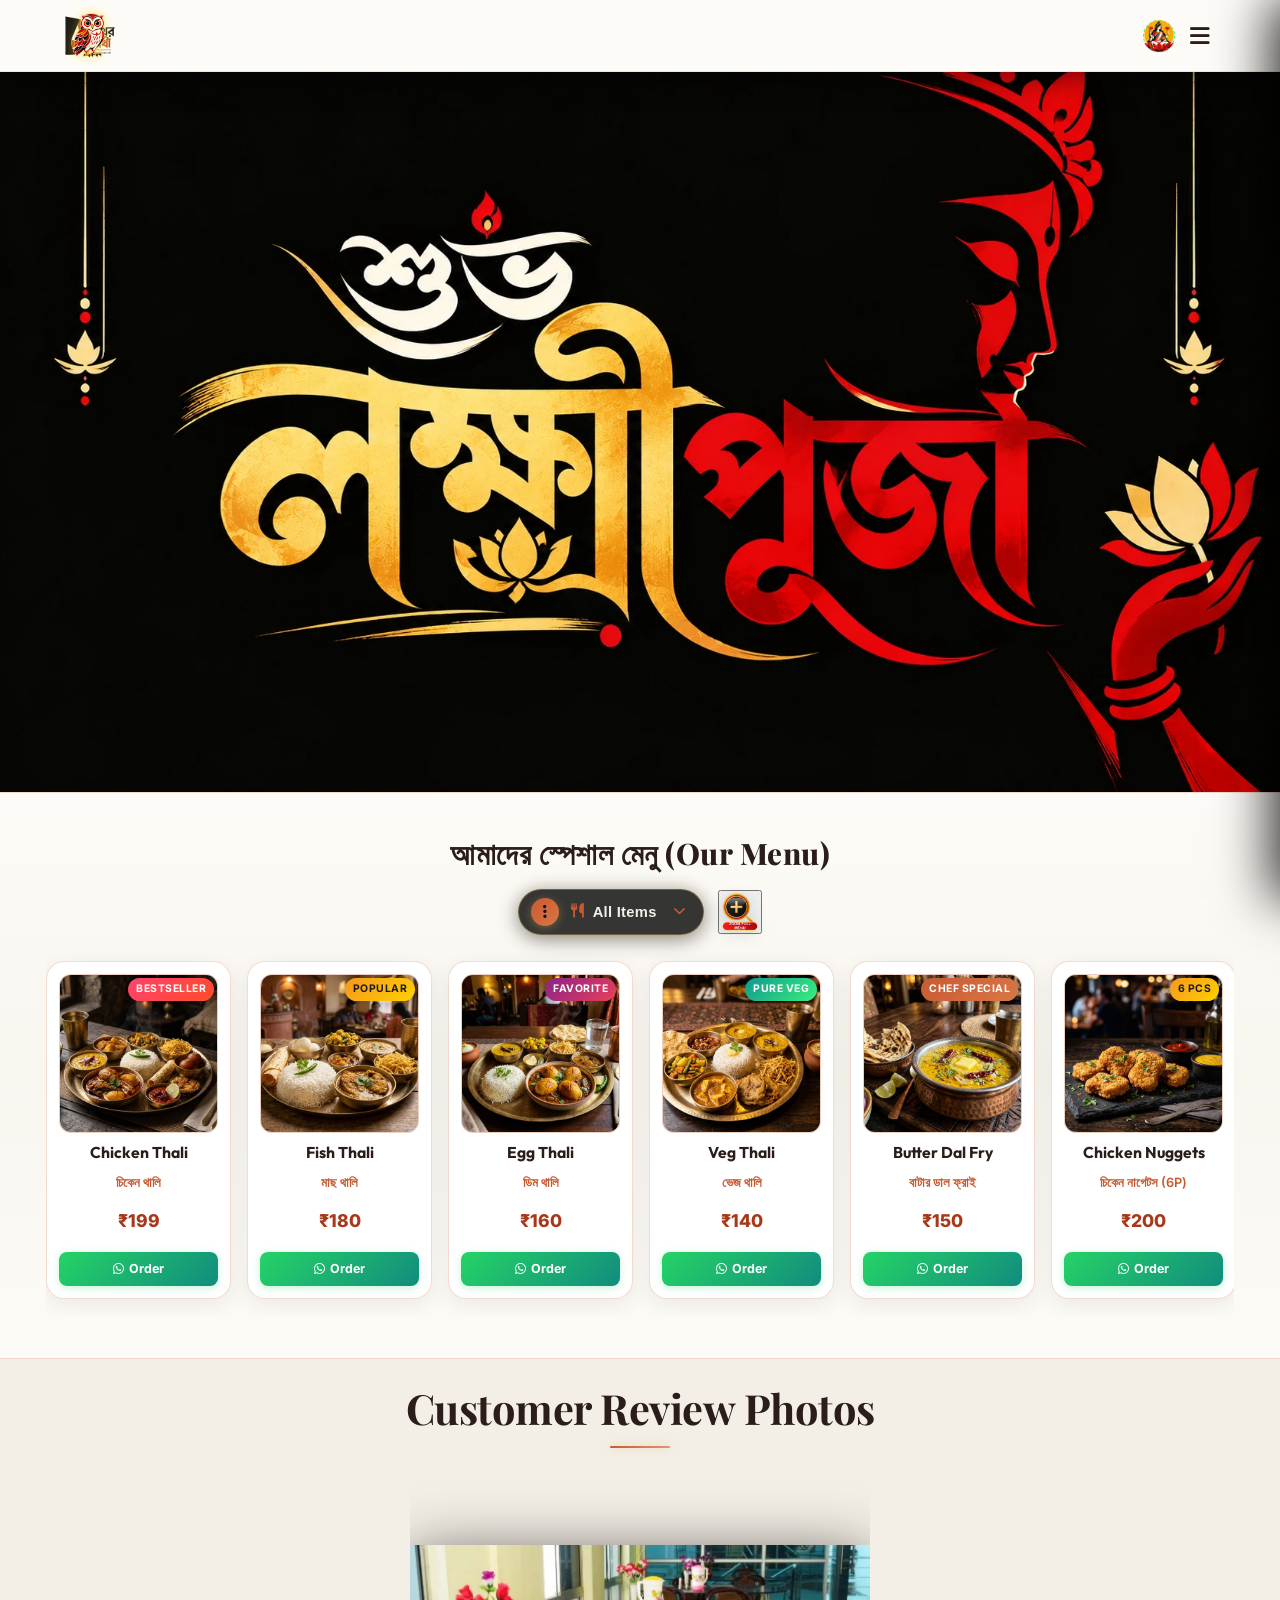
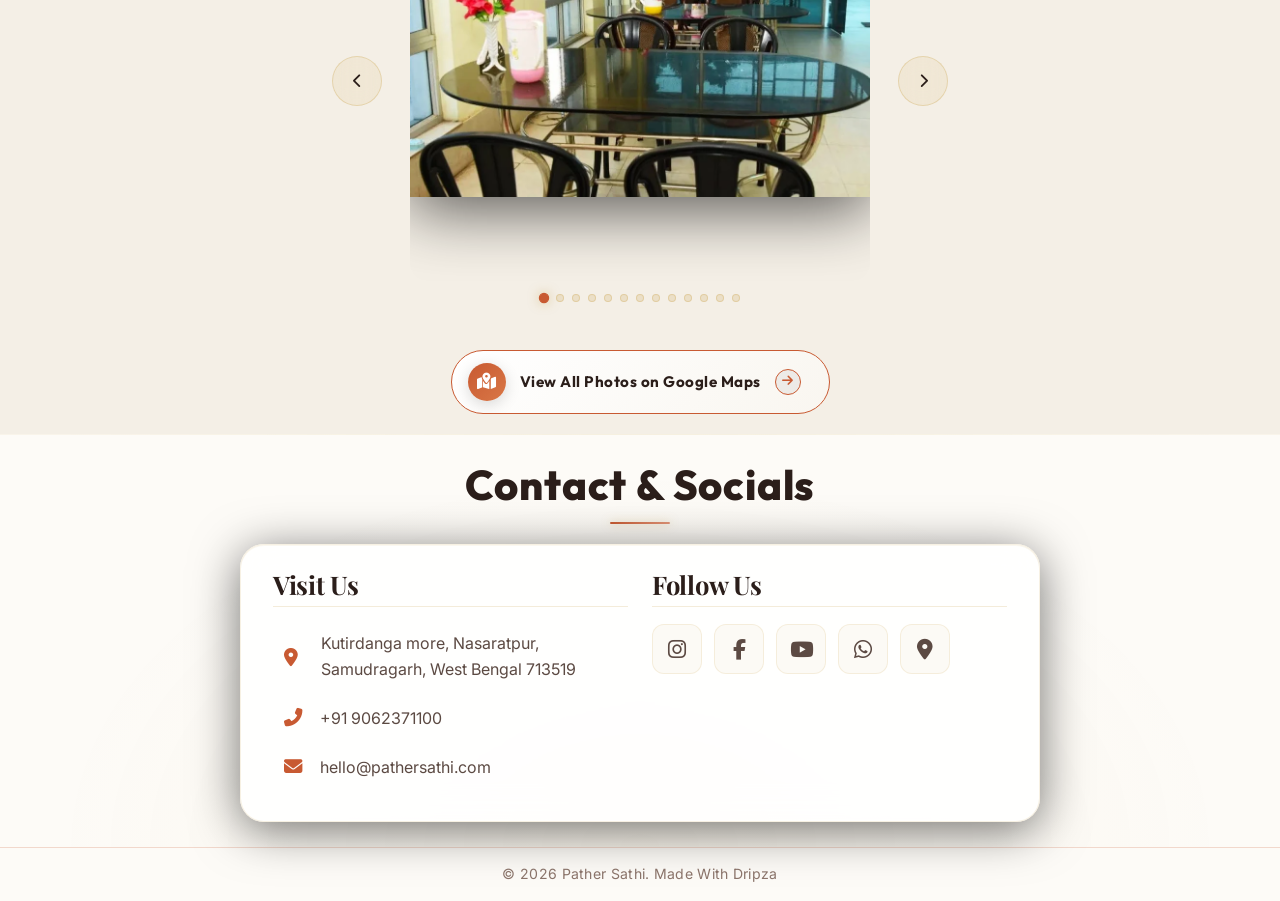
<file: index.html>
﻿<!DOCTYPE html>
<html lang="bn">
<head>
    <meta charset="UTF-8">
    <meta name="viewport" content="width=device-width, initial-scale=1.0">
    <title>Pather Sathi</title>
    <link rel="icon" type="image/png" href="assets/pather_sathi_logo.webp">
    <link href="https://fonts.googleapis.com/css2?family=Playfair+Display:wght@400;600;700;800&family=Outfit:wght@300;400;600;800&family=Inter:wght@300;400;500;600&display=swap" rel="stylesheet">
    <link rel="stylesheet" href="https://cdnjs.cloudflare.com/ajax/libs/font-awesome/6.4.0/css/all.min.css">
    <link rel="stylesheet" href="styles.css?v=1.3">
</head>
<body class="no-scroll">
    <!-- Preloader Screen -->
    <div id="preloader">
        <div class="preloader-content">
            <h1 class="preloader-title">Welcome to <br><span class="highlight">Pather Sathi</span></h1>
            <div class="preloader-loader">
                <div class="loader-bar"></div>
            </div>
        </div>
    </div>
    <!-- Navbar -->
    <nav class="navbar">
        <div class="logo-container">
            <img src="assets/pather_sathi_logo.webp" alt="Pather Sathi Logo" class="logo-brand-img">
            <div class="logo-text-wrapper">
                <span class="animated-football-header" title="Mahalaya Special">
                    <img src="assets/lakshmi_puja_web_run_icon.webp" alt="Mahalaya Run Icon" style="object-fit: contain; filter: drop-shadow(0 0 5px rgba(255, 215, 0, 0.6));">
                </span>
                <span class="logo-text">Pather Sathi</span>
            </div>
        </div>
        <span class="rath-yatra-header-text">শুভ লক্ষ্মীপূজা</span>
        <ul class="nav-links">
            <li><a href="#home">Home</a></li>
            <li><a href="#menu">Menu</a></li>
            <li><a href="#reviews">Reviews</a></li>
            <li><a href="#contact">Contact</a></li>
        </ul>
        <div class="navbar-actions">
            <!-- Rakhi Purnima Button for Poster -->
            <button class="fifa-btn" id="open-promo-modal-direct-btn" title="Show Mahalaya Special Poster">
                <div class="fifa-container">
                    <div class="fifa-magic-ring"></div>
                    <img src="assets/lakshmi_puja_web_icon.webp" alt="Mahalaya Special" class="fifa-svg" style="object-fit: contain;">
                </div>
            </button>
            
            <div class="hamburger">
                <i class="fas fa-bars"></i>
            </div>
        </div>
    </nav>

    <!-- Hero Section -->
    <section id="home" class="hero">
        <div class="hero-bg banner-box">
            <img src="assets/lakshmi_puja_greeting_banner.webp" alt="Durga Puja Festival Banner" class="active">
            <img src="assets/hero_banner_1.webp" alt="Pather Sathi Banner 1">
            <img src="assets/hero_banner_2.webp" alt="Pather Sathi Banner 2">
            <div class="overlay"></div>
        </div>
        <!-- Click/Hover Zones for Banner Control -->
        <div class="hero-nav-zone left-zone" title="Previous Image"></div>
        <div class="hero-nav-zone right-zone" title="Next Image"></div>
    </section>

                <!-- Digital Restaurant Menu Section -->
    <section id="menu" class="main-menu-section">
        <div class="menu-header-wrapper">
            <div class="menu-eyebrow-container">
                <span class="menu-eyebrow">আমাদের স্পেশাল মেনু (Our Menu)</span>
            </div>
        </div>

        <!-- Menu Category Filter Tabs -->
                <!-- Menu Category Filter Dropdown (Three-Dot Filter Menu) -->
        <!-- Menu Filter and Zoom Controls Row -->
        <div class="menu-filter-controls-row">
            <div class="menu-filter-dropdown-wrapper" id="main-menu-filter-dropdown-wrapper">
            <button type="button" class="menu-filter-dots-btn" id="main-menu-filter-dots-btn" aria-expanded="false" aria-haspopup="true" title="Filter Menu">
                <span class="three-dots-icon-box">
                    <i class="fas fa-ellipsis-v"></i>
                </span>
                <span class="current-filter-label" id="main-current-filter-label">
                    <i class="fas fa-utensils"></i>
                    <span>All Items</span>
                </span>
                <i class="fas fa-chevron-down filter-dropdown-arrow"></i>
            </button>

            <!-- Dropdown List of Category Filter Options -->
            <div class="menu-filter-dropdown-menu" id="main-menu-filter-dropdown-menu">
                <div class="menu-filter-dropdown-header">
                    <span><i class="fas fa-filter"></i> Filter Category</span>
                </div>
                <div class="menu-filter-dropdown-list">
                    <button type="button" class="menu-tab-btn active" data-category="all">
                        <span class="tab-btn-content">
                            <i class="fas fa-utensils tab-icon"></i>
                            <span class="tab-title">All Items</span>
                        </span>
                        <i class="fas fa-check active-indicator-icon"></i>
                    </button>
                    <button type="button" class="menu-tab-btn" data-category="thali">
                        <span class="tab-btn-content">
                            <i class="fas fa-bowl-rice tab-icon"></i>
                            <span class="tab-title">Bengali Thali</span>
                        </span>
                        <i class="fas fa-check active-indicator-icon"></i>
                    </button>
                    <button type="button" class="menu-tab-btn" data-category="snacks">
                        <span class="tab-btn-content">
                            <i class="fas fa-burger tab-icon"></i>
                            <span class="tab-title">Breakfast & Snacks</span>
                        </span>
                        <i class="fas fa-check active-indicator-icon"></i>
                    </button>
                    <button type="button" class="menu-tab-btn" data-category="beverages">
                        <span class="tab-btn-content">
                            <i class="fas fa-mug-hot tab-icon"></i>
                            <span class="tab-title">Tea & Coffee</span>
                        </span>
                        <i class="fas fa-check active-indicator-icon"></i>
                    </button>
                    <button type="button" class="menu-tab-btn" data-category="extras">
                        <span class="tab-btn-content">
                            <i class="fas fa-plate-wheat tab-icon"></i>
                            <span class="tab-title">Sides & Extras</span>
                        </span>
                        <i class="fas fa-check active-indicator-icon"></i>
                    </button>
                </div>
            </div>
        </div>

            <!-- Zoom Full Menu Button on Right Side of Filter -->
            <button type="button" class="menu-zoom-img-btn" id="open-full-menu-modal-btn" title="Open Complete Menu Card (সম্পূর্ণ মেনু)">
                    <img src="assets/zoom_full_menu_icon.webp" alt="Zoom Full Menu" class="zoom-full-menu-img">
                </button>
        </div>
        

        <!-- Menu Cards Horizontal Side-Scroll Wrapper -->
        <div class="main-menu-scroll-wrapper">
            <div class="main-menu-scroll-track" id="main-restaurant-menu-scroll">
                
                <!-- 1. Chicken Thali -->
                <div class="food-menu-card" data-category="thali">
                    <div class="food-card-badge bestseller">Bestseller</div>
                    <div class="food-card-img-box">
                        <img src="assets/menu_chicken_thali.webp" alt="Chicken Thali" loading="lazy">
                    </div>
                    <div class="food-card-body">
                        <h3 class="food-title">Chicken Thali</h3>
                        <span class="bengali-title">চিকেন থালি</span>
                        <span class="food-price">₹199</span>
                        <a href="https://wa.me/919062371100?text=Hi%20Pather%20Sathi,%20I%20want%20to%20order%20Chicken%20Thali%20(₹199)" target="_blank" class="food-order-btn">
                            <i class="fab fa-whatsapp"></i> Order
                        </a>
                    </div>
                </div>

                <!-- 2. Fish Thali -->
                <div class="food-menu-card" data-category="thali">
                    <div class="food-card-badge popular">Popular</div>
                    <div class="food-card-img-box">
                        <img src="assets/menu_fish_thali.webp" alt="Fish Thali" loading="lazy">
                    </div>
                    <div class="food-card-body">
                        <h3 class="food-title">Fish Thali</h3>
                        <span class="bengali-title">মাছ থালি</span>
                        <span class="food-price">₹180</span>
                        <a href="https://wa.me/919062371100?text=Hi%20Pather%20Sathi,%20I%20want%20to%20order%20Fish%20Thali%20(₹180)" target="_blank" class="food-order-btn">
                            <i class="fab fa-whatsapp"></i> Order
                        </a>
                    </div>
                </div>

                <!-- 3. Egg Thali -->
                <div class="food-menu-card" data-category="thali">
                    <div class="food-card-badge special">Favorite</div>
                    <div class="food-card-img-box">
                        <img src="assets/menu_egg_thali.webp" alt="Egg Thali" loading="lazy">
                    </div>
                    <div class="food-card-body">
                        <h3 class="food-title">Egg Thali</h3>
                        <span class="bengali-title">ডিম থালি</span>
                        <span class="food-price">₹160</span>
                        <a href="https://wa.me/919062371100?text=Hi%20Pather%20Sathi,%20I%20want%20to%20order%20Egg%20Thali%20(₹160)" target="_blank" class="food-order-btn">
                            <i class="fab fa-whatsapp"></i> Order
                        </a>
                    </div>
                </div>

                <!-- 4. Veg Thali -->
                <div class="food-menu-card" data-category="thali">
                    <div class="food-card-badge pure-veg">Pure Veg</div>
                    <div class="food-card-img-box">
                        <img src="assets/menu_veg_thali.webp" alt="Veg Thali" loading="lazy">
                    </div>
                    <div class="food-card-body">
                        <h3 class="food-title">Veg Thali</h3>
                        <span class="bengali-title">ভেজ থালি</span>
                        <span class="food-price">₹140</span>
                        <a href="https://wa.me/919062371100?text=Hi%20Pather%20Sathi,%20I%20want%20to%20order%20Veg%20Thali%20(₹140)" target="_blank" class="food-order-btn">
                            <i class="fab fa-whatsapp"></i> Order
                        </a>
                    </div>
                </div>

                <!-- 5. Butter Dal Fry -->
                <div class="food-menu-card" data-category="extras">
                    <div class="food-card-badge chef">Chef Special</div>
                    <div class="food-card-img-box">
                        <img src="assets/menu_butter_dal_fry.webp" alt="Butter Dal Fry" loading="lazy">
                    </div>
                    <div class="food-card-body">
                        <h3 class="food-title">Butter Dal Fry</h3>
                        <span class="bengali-title">বাটার ডাল ফ্রাই</span>
                        <span class="food-price">₹150</span>
                        <a href="https://wa.me/919062371100?text=Hi%20Pather%20Sathi,%20I%20want%20to%20order%20Butter%20Dal%20Fry%20(₹150)" target="_blank" class="food-order-btn">
                            <i class="fab fa-whatsapp"></i> Order
                        </a>
                    </div>
                </div>

                <!-- 6. Chicken Nuggets -->
                <div class="food-menu-card" data-category="snacks">
                    <div class="food-card-badge popular">6 Pcs</div>
                    <div class="food-card-img-box">
                        <img src="assets/menu_chicken_nuggets.webp" alt="Chicken Nuggets" loading="lazy">
                    </div>
                    <div class="food-card-body">
                        <h3 class="food-title">Chicken Nuggets</h3>
                        <span class="bengali-title">চিকেন নাগেটস (6P)</span>
                        <span class="food-price">₹200</span>
                        <a href="https://wa.me/919062371100?text=Hi%20Pather%20Sathi,%20I%20want%20to%20order%20Chicken%20Nuggets%20(₹200)" target="_blank" class="food-order-btn">
                            <i class="fab fa-whatsapp"></i> Order
                        </a>
                    </div>
                </div>

                <!-- 7. Aloo Tikki -->
                <div class="food-menu-card" data-category="snacks">
                    <div class="food-card-badge pure-veg">Big Size</div>
                    <div class="food-card-img-box">
                        <img src="assets/menu_aloo_tikki.webp" alt="Aloo Tikki Big Size" loading="lazy">
                    </div>
                    <div class="food-card-body">
                        <h3 class="food-title">Aloo Tikki 6P</h3>
                        <span class="bengali-title">আলু টিক্কি (6P)</span>
                        <span class="food-price">₹180</span>
                        <a href="https://wa.me/919062371100?text=Hi%20Pather%20Sathi,%20I%20want%20to%20order%20Aloo%20Tikki%20(₹180)" target="_blank" class="food-order-btn">
                            <i class="fab fa-whatsapp"></i> Order
                        </a>
                    </div>
                </div>

                <!-- 8. Egg Maggie -->
                <div class="food-menu-card" data-category="snacks">
                    <div class="food-card-badge popular">Hot</div>
                    <div class="food-card-img-box">
                        <img src="assets/menu_egg_maggie.webp" alt="Egg Maggie" loading="lazy">
                    </div>
                    <div class="food-card-body">
                        <h3 class="food-title">Egg Maggie</h3>
                        <span class="bengali-title">এগ ম্যাগি</span>
                        <span class="food-price">₹80</span>
                        <a href="https://wa.me/919062371100?text=Hi%20Pather%20Sathi,%20I%20want%20to%20order%20Egg%20Maggie%20(₹80)" target="_blank" class="food-order-btn">
                            <i class="fab fa-whatsapp"></i> Order
                        </a>
                    </div>
                </div>

                <!-- 9. Veg Maggie -->
                <div class="food-menu-card" data-category="snacks">
                    <div class="food-card-badge pure-veg">Veg</div>
                    <div class="food-card-img-box">
                        <img src="assets/menu_egg_maggie.webp" alt="Veg Maggie" loading="lazy">
                    </div>
                    <div class="food-card-body">
                        <h3 class="food-title">Veg Maggie</h3>
                        <span class="bengali-title">ভেজ ম্যাগি</span>
                        <span class="food-price">₹60</span>
                        <a href="https://wa.me/919062371100?text=Hi%20Pather%20Sathi,%20I%20want%20to%20order%20Veg%20Maggie%20(₹60)" target="_blank" class="food-order-btn">
                            <i class="fab fa-whatsapp"></i> Order
                        </a>
                    </div>
                </div>

                <!-- 10. Bread Omelette -->
                <div class="food-menu-card" data-category="snacks">
                    <div class="food-card-badge special">Breakfast</div>
                    <div class="food-card-img-box">
                        <img src="assets/menu6.webp" alt="Bread Omelette Jam Butter" loading="lazy">
                    </div>
                    <div class="food-card-body">
                        <h3 class="food-title">Bread Omelette</h3>
                        <span class="bengali-title">ব্রেড ওমলেট / জ্যাম</span>
                        <span class="food-price">₹60</span>
                        <a href="https://wa.me/919062371100?text=Hi%20Pather%20Sathi,%20I%20want%20to%20order%20Bread%20Omelette%20(₹60)" target="_blank" class="food-order-btn">
                            <i class="fab fa-whatsapp"></i> Order
                        </a>
                    </div>
                </div>

                <!-- 11. Chai & Coffee -->
                <div class="food-menu-card" data-category="beverages">
                    <div class="food-card-badge special">Hot</div>
                    <div class="food-card-img-box">
                        <img src="assets/menu_tea_coffee.webp" alt="Coffee" loading="lazy">
                    </div>
                    <div class="food-card-body">
                        <h3 class="food-title">Milk / Black Coffee</h3>
                        <span class="bengali-title">কফি (Min 2 Cup)</span>
                        <span class="food-price">₹50</span>
                        <a href="https://wa.me/919062371100?text=Hi%20Pather%20Sathi,%20I%20want%20to%20order%20Coffee" target="_blank" class="food-order-btn">
                            <i class="fab fa-whatsapp"></i> Order
                        </a>
                    </div>
                </div>

                <!-- 12. Milk / Black Tea -->
                <div class="food-menu-card" data-category="beverages">
                    <div class="food-card-badge bestseller">Chai</div>
                    <div class="food-card-img-box">
                        <img src="assets/menu_tea_coffee.webp" alt="Tea" loading="lazy">
                    </div>
                    <div class="food-card-body">
                        <h3 class="food-title">Black / Milk Tea</h3>
                        <span class="bengali-title">চা (Min 2 Cup)</span>
                        <span class="food-price">₹25</span>
                        <a href="https://wa.me/919062371100?text=Hi%20Pather%20Sathi,%20I%20want%20to%20order%20Tea" target="_blank" class="food-order-btn">
                            <i class="fab fa-whatsapp"></i> Order
                        </a>
                    </div>
                </div>

                <!-- 13. Green Tea -->
                <div class="food-menu-card" data-category="beverages">
                    <div class="food-card-badge pure-veg">Healthy</div>
                    <div class="food-card-img-box">
                        <img src="assets/menu_tea_coffee.webp" alt="Green Tea" loading="lazy">
                    </div>
                    <div class="food-card-body">
                        <h3 class="food-title">Green Tea</h3>
                        <span class="bengali-title">গ্রিন টি (Min 2 Cup)</span>
                        <span class="food-price">₹40</span>
                        <a href="https://wa.me/919062371100?text=Hi%20Pather%20Sathi,%20I%20want%20to%20order%20Green%20Tea" target="_blank" class="food-order-btn">
                            <i class="fab fa-whatsapp"></i> Order
                        </a>
                    </div>
                </div>

                <!-- 14. Extra Chicken 4P -->
                <div class="food-menu-card" data-category="extras">
                    <div class="food-card-badge popular">4 Pcs</div>
                    <div class="food-card-img-box">
                        <img src="assets/menu_chicken_thali.webp" alt="Extra Chicken" loading="lazy">
                    </div>
                    <div class="food-card-body">
                        <h3 class="food-title">Extra Chicken (4P)</h3>
                        <span class="bengali-title">চিকেন কারি (4P)</span>
                        <span class="food-price">₹180</span>
                        <a href="https://wa.me/919062371100?text=Hi%20Pather%20Sathi,%20I%20want%20to%20order%20Extra%20Chicken%204P%20(₹180)" target="_blank" class="food-order-btn">
                            <i class="fab fa-whatsapp"></i> Order
                        </a>
                    </div>
                </div>

                <!-- 15. Extra Mutton 1P -->
                <div class="food-menu-card" data-category="extras">
                    <div class="food-card-badge special">Special</div>
                    <div class="food-card-img-box">
                        <img src="assets/menu3.webp" alt="Extra Mutton" loading="lazy">
                    </div>
                    <div class="food-card-body">
                        <h3 class="food-title">Extra Mutton (1P)</h3>
                        <span class="bengali-title">মটন (স্পেশাল অর্ডার)</span>
                        <span class="food-price">₹80</span>
                        <a href="https://wa.me/919062371100?text=Hi%20Pather%20Sathi,%20I%20want%20to%20order%20Extra%20Mutton%20(₹80)" target="_blank" class="food-order-btn">
                            <i class="fab fa-whatsapp"></i> Order
                        </a>
                    </div>
                </div>

                <!-- 16. Extra Fish 1P -->
                <div class="food-menu-card" data-category="extras">
                    <div class="food-card-badge popular">1 Pc</div>
                    <div class="food-card-img-box">
                        <img src="assets/menu_fish_thali.webp" alt="Extra Fish" loading="lazy">
                    </div>
                    <div class="food-card-body">
                        <h3 class="food-title">Extra Fish (1P)</h3>
                        <span class="bengali-title">মাছ ১ পিস</span>
                        <span class="food-price">₹80</span>
                        <a href="https://wa.me/919062371100?text=Hi%20Pather%20Sathi,%20I%20want%20to%20order%20Extra%20Fish%20(₹80)" target="_blank" class="food-order-btn">
                            <i class="fab fa-whatsapp"></i> Order
                        </a>
                    </div>
                </div>

                <!-- 17. Green Salad -->
                <div class="food-menu-card" data-category="extras">
                    <div class="food-card-badge pure-veg">Fresh</div>
                    <div class="food-card-img-box">
                        <img src="assets/menu_veg_thali.webp" alt="Green Salad" loading="lazy">
                    </div>
                    <div class="food-card-body">
                        <h3 class="food-title">Green Salad</h3>
                        <span class="bengali-title">গ্রিন স্যালাড</span>
                        <span class="food-price">₹100</span>
                        <a href="https://wa.me/919062371100?text=Hi%20Pather%20Sathi,%20I%20want%20to%20order%20Green%20Salad%20(₹100)" target="_blank" class="food-order-btn">
                            <i class="fab fa-whatsapp"></i> Order
                        </a>
                    </div>
                </div>

                <!-- 18. Extra Egg (2P) -->
                <div class="food-menu-card" data-category="extras">
                    <div class="food-card-badge special">2 Pcs</div>
                    <div class="food-card-img-box">
                        <img src="assets/menu_egg_thali.webp" alt="Extra Egg 2P" loading="lazy">
                    </div>
                    <div class="food-card-body">
                        <h3 class="food-title">Extra Egg (2P)</h3>
                        <span class="bengali-title">ডিম (২ পিস)</span>
                        <span class="food-price">₹50</span>
                        <a href="https://wa.me/919062371100?text=Hi%20Pather%20Sathi,%20I%20want%20to%20order%20Extra%20Egg%202P%20(₹50)" target="_blank" class="food-order-btn">
                            <i class="fab fa-whatsapp"></i> Order
                        </a>
                    </div>
                </div>

                <!-- 19. Extra Rice -->
                <div class="food-menu-card" data-category="extras">
                    <div class="food-card-badge popular">1 Plate</div>
                    <div class="food-card-img-box">
                        <img src="assets/menu_veg_thali.webp" alt="Extra Rice" loading="lazy">
                    </div>
                    <div class="food-card-body">
                        <h3 class="food-title">Extra Rice</h3>
                        <span class="bengali-title">এক্সট্রা ভাত</span>
                        <span class="food-price">₹50</span>
                        <a href="https://wa.me/919062371100?text=Hi%20Pather%20Sathi,%20I%20want%20to%20order%20Extra%20Rice%20(₹50)" target="_blank" class="food-order-btn">
                            <i class="fab fa-whatsapp"></i> Order
                        </a>
                    </div>
                </div>

                <!-- 20. Extra Misti / Papad / Roti -->
                <div class="food-menu-card" data-category="extras">
                    <div class="food-card-badge pure-veg">Per Pc</div>
                    <div class="food-card-img-box">
                        <img src="assets/menu2.webp" alt="Extra Misti Papad Roti" loading="lazy">
                    </div>
                    <div class="food-card-body">
                        <h3 class="food-title">Extra Misti / Papad / Roti</h3>
                        <span class="bengali-title">মিষ্টি / পাঁপড় / রুটি</span>
                        <span class="food-price">₹10</span>
                        <a href="https://wa.me/919062371100?text=Hi%20Pather%20Sathi,%20I%20want%20to%20order%20Extra%20Misti%20Papad%20Roti%20(₹10)" target="_blank" class="food-order-btn">
                            <i class="fab fa-whatsapp"></i> Order
                        </a>
                    </div>
                </div>

                <!-- 21. Extra Sabji / Dal / Vaji -->
                <div class="food-menu-card" data-category="extras">
                    <div class="food-card-badge pure-veg">Side Bowl</div>
                    <div class="food-card-img-box">
                        <img src="assets/menu_butter_dal_fry.webp" alt="Extra Sabji Dal Vaji" loading="lazy">
                    </div>
                    <div class="food-card-body">
                        <h3 class="food-title">Extra Sabji / Dal / Vaji</h3>
                        <span class="bengali-title">সবজি / ডাল / ভাজি</span>
                        <span class="food-price">₹30</span>
                        <a href="https://wa.me/919062371100?text=Hi%20Pather%20Sathi,%20I%20want%20to%20order%20Extra%20Sabji%20Dal%20Vaji%20(₹30)" target="_blank" class="food-order-btn">
                            <i class="fab fa-whatsapp"></i> Order
                        </a>
                    </div>
                </div>

                <!-- 18. Water Bottle -->
                <div class="food-menu-card" data-category="beverages">
                    <div class="food-card-badge pure-veg">Mineral</div>
                    <div class="food-card-img-box">
                        <img src="assets/menu5.webp" alt="Water Bottle" loading="lazy">
                    </div>
                    <div class="food-card-body">
                        <h3 class="food-title">Water Bottle</h3>
                        <span class="bengali-title">জল 1L / 2L</span>
                        <span class="food-price">₹20 / ₹30</span>
                        <a href="https://wa.me/919062371100?text=Hi%20Pather%20Sathi,%20I%20want%20to%20order%20Water%20Bottle" target="_blank" class="food-order-btn">
                            <i class="fab fa-whatsapp"></i> Order
                        </a>
                    </div>
                </div>

            </div>
        </div>
    </section>

    <!-- Reviews Section (Photo Gallery) -->
    <section id="reviews" class="reviews-section">
        <h2 class="section-title">Customer Review Photos</h2>
        <div class="reviews-slider-container">
            <div class="reviews-slider">
                <div class="review-slide active">
                    <img src="assets/customer_review_1.webp" alt="Customer Review 1">
                </div>
                <div class="review-slide">
                    <img src="assets/customer_review_2.webp" alt="Customer Review 2">
                </div>
                <div class="review-slide">
                    <img src="assets/customer_review_3.webp" alt="Customer Review 3">
                </div>
                <div class="review-slide">
                    <img src="assets/customer_review_4.webp" alt="Customer Review 4">
                </div>
                <div class="review-slide">
                    <img src="assets/customer_review_5.webp" alt="Customer Review 5">
                </div>
                <div class="review-slide">
                    <img src="assets/customer_review_6.webp" alt="Customer Review 6">
                </div>
                <div class="review-slide">
                    <img src="assets/customer_review_7.webp" alt="Customer Review 7">
                </div>
                <div class="review-slide">
                    <img src="assets/customer_review_8.webp" alt="Customer Review 8">
                </div>
                <div class="review-slide">
                    <img src="assets/customer_review_9.webp" alt="Customer Review 9">
                </div>
                <div class="review-slide">
                    <img src="assets/customer_review_10.webp" alt="Customer Review 10">
                </div>
                <div class="review-slide">
                    <img src="assets/customer_review_11.webp" alt="Customer Review 11">
                </div>
                <div class="review-slide">
                    <img src="assets/customer_review_12.webp" alt="Customer Review 12">
                </div>
                <div class="review-slide">
                    <img src="assets/customer_review_13.webp" alt="Customer Review 13">
                </div>
            </div>
            
            <!-- Slider Controls -->
            <button class="slider-btn prev-btn"><i class="fas fa-chevron-left"></i></button>
            <button class="slider-btn next-btn"><i class="fas fa-chevron-right"></i></button>
            
            <!-- Slider Dots -->
            <div class="slider-dots">
                <span class="dot active" data-index="0"></span>
                <span class="dot" data-index="1"></span>
                <span class="dot" data-index="2"></span>
                <span class="dot" data-index="3"></span>
                <span class="dot" data-index="4"></span>
                <span class="dot" data-index="5"></span>
                <span class="dot" data-index="6"></span>
                <span class="dot" data-index="7"></span>
                <span class="dot" data-index="8"></span>
                <span class="dot" data-index="9"></span>
                <span class="dot" data-index="10"></span>
                <span class="dot" data-index="11"></span>
                <span class="dot" data-index="12"></span>
            </div>
        </div>
        <div style="text-align: center; margin-top: 3rem;">
            <div class="reviews-cta-wrapper">
            <a href="https://maps.app.goo.gl/AQyeLgPfkE4WNZLfA" target="_blank" class="modern-maps-btn" title="Open Google Maps Gallery">
                <span class="maps-icon-badge"><i class="fas fa-map-marked-alt"></i></span>
                <span class="maps-btn-text">View All Photos on Google Maps</span>
                <span class="maps-arrow-circle"><i class="fas fa-arrow-right"></i></span>
            </a>
        </div>
        </div>
    </section>

    <!-- Contact & Footer -->
    <section id="contact" class="contact-section">
        <h2 class="section-title">Contact & Socials</h2>
        <div class="contact-container glassmorphism">
            <div class="contact-info">
                <h2>Visit Us</h2>
                <div class="info-item">
                    <a href="https://maps.app.goo.gl/3RcEUSW6uhZT7Ya37" target="_blank" style="color: inherit; text-decoration: none; display: flex; align-items: center; gap: 15px;">
                        <i class="fas fa-map-marker-alt"></i>
                        <p>Kutirdanga more, Nasaratpur, Samudragarh, West Bengal 713519</p>
                    </a>
                </div>
                <div class="info-item">
                    <i class="fas fa-phone-alt"></i>
                    <p><a href="tel:+919062371100" style="color: inherit; text-decoration: none;">+91 9062371100</a></p>
                </div>
                <div class="info-item">
                    <i class="fas fa-envelope"></i>
                    <p><a href="mailto:hello@pathersathi.com" style="color: inherit; text-decoration: none;">hello@pathersathi.com</a></p>
                </div>
            </div>
            <div class="social-links">
                <h2>Follow Us</h2>
                <div class="social-icons">
                    <a href="#" class="social-icon"><i class="fab fa-instagram"></i></a>
                    <a href="#" class="social-icon"><i class="fab fa-facebook-f"></i></a>
                    <a href="#" class="social-icon"><i class="fab fa-youtube"></i></a>
                    <a href="https://wa.me/919062371100" target="_blank" class="social-icon" aria-label="WhatsApp"><i class="fab fa-whatsapp"></i></a>
                    <a href="https://maps.app.goo.gl/3RcEUSW6uhZT7Ya37" target="_blank" class="social-icon" aria-label="Google Maps"><i class="fas fa-map-marker-alt"></i></a>
                </div>
            </div>
        </div>
    </section>

    <footer>
        <p>&copy; 2026 Pather Sathi. Made With Dripza</p>
    </footer>



    <!-- Full Menu Interactive Modal -->
    <div class="full-menu-modal" id="full-menu-modal" aria-hidden="true">
        <div class="full-menu-modal-overlay" id="full-menu-modal-overlay"></div>
        <div class="full-menu-modal-container">
            <!-- Modal Sticky Top Header Container (Header + Hero Title + Search + Category Tabs) -->
            <div class="full-menu-modal-top-section">
                <!-- Modal Header -->
                <div class="full-menu-modal-header">
                    <div class="full-menu-modal-header-left">
                        <button class="menu-modal-close-btn" id="close-full-menu-modal-btn" aria-label="Close Full Menu">
                            <i class="fas fa-arrow-left"></i> <span>Back</span>
                        </button>
                        <div class="full-menu-modal-title">
                            Pather Sathi
                        </div>
                    </div>
                    <div class="full-menu-modal-header-right">
                        <a href="#modal-order-timings" class="menu-modal-timing-btn" id="modal-timing-btn" title="Order Timings">
                            <i class="fas fa-clock"></i> <span>Timings</span>
                        </a>
                        <a href="tel:919062371100" class="menu-modal-call-btn">
                            <i class="fas fa-phone-alt"></i> <span>919062371100</span>
                        </a>
                        <button class="menu-modal-close-icon-btn" id="close-full-menu-icon-btn" aria-label="Close">
                            <i class="fas fa-times"></i>
                        </button>
                    </div>
                </div>

                <!-- Modal Hero Header -->
                <div class="full-menu-hero">
                    <h1>Complete Menu Card <span class="bengali-heading">আমাদের সম্পূর্ণ ডিজিটাল মেনু</span></h1>
                </div>

                <!-- Search Bar & Category Filter Tabs -->
                <div class="menu-control-bar">
                    

                    <!-- Modal Category Filter Dropdown (Three-Dot Filter Menu) -->
                    <div class="menu-filter-dropdown-wrapper" id="modal-menu-filter-dropdown-wrapper">
            <button type="button" class="menu-filter-dots-btn" id="modal-menu-filter-dots-btn" aria-expanded="false" aria-haspopup="true" title="Filter Menu">
                <span class="three-dots-icon-box">
                    <i class="fas fa-ellipsis-v"></i>
                </span>
                <span class="current-filter-label" id="modal-current-filter-label">
                    <i class="fas fa-utensils"></i>
                    <span>All Items</span>
                </span>
                <i class="fas fa-chevron-down filter-dropdown-arrow"></i>
            </button>

            <!-- Dropdown List of Category Filter Options -->
            <div class="menu-filter-dropdown-menu" id="modal-menu-filter-dropdown-menu">
                <div class="menu-filter-dropdown-header">
                    <span><i class="fas fa-filter"></i> Filter Category</span>
                </div>
                <div class="menu-filter-dropdown-list">
                    <button type="button" class="menu-tab-btn active" data-category="all">
                        <span class="tab-btn-content">
                            <i class="fas fa-utensils tab-icon"></i>
                            <span class="tab-title">All Items</span>
                        </span>
                        <i class="fas fa-check active-indicator-icon"></i>
                    </button>
                    <button type="button" class="menu-tab-btn" data-category="thali">
                        <span class="tab-btn-content">
                            <i class="fas fa-bowl-rice tab-icon"></i>
                            <span class="tab-title">Bengali Thali</span>
                        </span>
                        <i class="fas fa-check active-indicator-icon"></i>
                    </button>
                    <button type="button" class="menu-tab-btn" data-category="snacks">
                        <span class="tab-btn-content">
                            <i class="fas fa-burger tab-icon"></i>
                            <span class="tab-title">Breakfast & Snacks</span>
                        </span>
                        <i class="fas fa-check active-indicator-icon"></i>
                    </button>
                    <button type="button" class="menu-tab-btn" data-category="beverages">
                        <span class="tab-btn-content">
                            <i class="fas fa-mug-hot tab-icon"></i>
                            <span class="tab-title">Tea & Coffee</span>
                        </span>
                        <i class="fas fa-check active-indicator-icon"></i>
                    </button>
                    <button type="button" class="menu-tab-btn" data-category="extras">
                        <span class="tab-btn-content">
                            <i class="fas fa-plate-wheat tab-icon"></i>
                            <span class="tab-title">Sides & Extras</span>
                        </span>
                        <i class="fas fa-check active-indicator-icon"></i>
                    </button>
                </div>
            </div>
                </div>

                    <div class="search-box-wrapper">
                        <i class="fas fa-search"></i>
                        <input type="text" id="modal-menu-search-input" placeholder="খাবারের নাম লিখে খুঁজুন (Search dishes...)" autocomplete="off" enterkeyhint="search">
                        <button type="button" id="modal-menu-search-clear" class="search-clear-btn" aria-label="Clear search" title="à¦®à§à¦›à§‡ à¦«à§‡à¦²à§à¦¨ (Clear)">
                            <i class="fas fa-times"></i>
                        </button>
                    </div>
            </div>
            </div>

            <div class="full-menu-modal-body">
                <!-- Complete Menu Card Grid -->
                <div class="compact-menu-grid-container">
                    <div class="compact-grid" id="modal-full-menu-grid">

                        <!-- 1. Chicken Thali -->
                        <div class="food-menu-card" data-category="thali" data-keywords="chicken thali murgi murgir mangsho rice dal sabji thali">
                            <div class="food-card-badge bestseller">Bestseller</div>
                            <div class="food-card-img-box">
                                <img src="assets/menu_chicken_thali.webp" alt="Chicken Thali" loading="lazy">
                            </div>
                            <div class="food-card-body">
                                <h3 class="food-title">Chicken Thali</h3>
                                <span class="bengali-title">চিকেন থালি</span>
                                <span class="food-price">₹199</span>
                                <a href="https://wa.me/919062371100?text=Hi%20Pather%20Sathi,%20I%20want%20to%20order%20Chicken%20Thali%20(₹199)" target="_blank" class="food-order-btn">
                                    <i class="fab fa-whatsapp"></i> Order
                                </a>
                            </div>
                        </div>

                        <!-- 2. Fish Thali -->
                        <div class="food-menu-card" data-category="thali" data-keywords="fish thali macher thali mach jhol rui katla rice dal thali">
                            <div class="food-card-badge popular">Popular</div>
                            <div class="food-card-img-box">
                                <img src="assets/menu_fish_thali.webp" alt="Fish Thali" loading="lazy">
                            </div>
                            <div class="food-card-body">
                                <h3 class="food-title">Fish Thali</h3>
                                <span class="bengali-title">মাছ থালি</span>
                                <span class="food-price">₹180</span>
                                <a href="https://wa.me/919062371100?text=Hi%20Pather%20Sathi,%20I%20want%20to%20order%20Fish%20Thali%20(₹180)" target="_blank" class="food-order-btn">
                                    <i class="fab fa-whatsapp"></i> Order
                                </a>
                            </div>
                        </div>

                        <!-- 3. Egg Thali -->
                        <div class="food-menu-card" data-category="thali" data-keywords="egg thali dimer thali dim kosha rice dal thali">
                            <div class="food-card-badge special">Favorite</div>
                            <div class="food-card-img-box">
                                <img src="assets/menu_egg_thali.webp" alt="Egg Thali" loading="lazy">
                            </div>
                            <div class="food-card-body">
                                <h3 class="food-title">Egg Thali</h3>
                                <span class="bengali-title">ডিম থালি</span>
                                <span class="food-price">₹160</span>
                                <a href="https://wa.me/919062371100?text=Hi%20Pather%20Sathi,%20I%20want%20to%20order%20Egg%20Thali%20(₹160)" target="_blank" class="food-order-btn">
                                    <i class="fab fa-whatsapp"></i> Order
                                </a>
                            </div>
                        </div>

                        <!-- 4. Veg Thali -->
                        <div class="food-menu-card" data-category="thali" data-keywords="veg thali niramish thali paneer dal sabji rice mishti doi">
                            <div class="food-card-badge pure-veg">Pure Veg</div>
                            <div class="food-card-img-box">
                                <img src="assets/menu_veg_thali.webp" alt="Veg Thali" loading="lazy">
                            </div>
                            <div class="food-card-body">
                                <h3 class="food-title">Veg Thali</h3>
                                <span class="bengali-title">ভেজ থালি</span>
                                <span class="food-price">₹140</span>
                                <a href="https://wa.me/919062371100?text=Hi%20Pather%20Sathi,%20I%20want%20to%20order%20Veg%20Thali%20(₹140)" target="_blank" class="food-order-btn">
                                    <i class="fab fa-whatsapp"></i> Order
                                </a>
                            </div>
                        </div>

                        <!-- 5. Butter Dal Fry -->
                        <div class="food-menu-card" data-category="extras" data-keywords="butter dal fry yellow dal tadka veg">
                            <div class="food-card-badge chef">Chef Special</div>
                            <div class="food-card-img-box">
                                <img src="assets/menu_butter_dal_fry.webp" alt="Butter Dal Fry" loading="lazy">
                            </div>
                            <div class="food-card-body">
                                <h3 class="food-title">Butter Dal Fry</h3>
                                <span class="bengali-title">বাটার ডাল ফ্রাই</span>
                                <span class="food-price">₹150</span>
                                <a href="https://wa.me/919062371100?text=Hi%20Pather%20Sathi,%20I%20want%20to%20order%20Butter%20Dal%20Fry%20(₹150)" target="_blank" class="food-order-btn">
                                    <i class="fab fa-whatsapp"></i> Order
                                </a>
                            </div>
                        </div>

                        <!-- 6. Chicken Nuggets (6P) -->
                        <div class="food-menu-card" data-category="snacks" data-keywords="chicken nuggets 6p fried snacks non-veg">
                            <div class="food-card-badge popular">6 Pcs</div>
                            <div class="food-card-img-box">
                                <img src="assets/menu_chicken_nuggets.webp" alt="Chicken Nuggets" loading="lazy">
                            </div>
                            <div class="food-card-body">
                                <h3 class="food-title">Chicken Nuggets</h3>
                                <span class="bengali-title">চিকেন নাগেটস (6P)</span>
                                <span class="food-price">₹200</span>
                                <a href="https://wa.me/919062371100?text=Hi%20Pather%20Sathi,%20I%20want%20to%20order%20Chicken%20Nuggets%20(₹200)" target="_blank" class="food-order-btn">
                                    <i class="fab fa-whatsapp"></i> Order
                                </a>
                            </div>
                        </div>

                        <!-- 7. Aloo Tikki Big Size (6P) -->
                        <div class="food-menu-card" data-category="snacks" data-keywords="aloo tikki potato cutlet snacks big size veg">
                            <div class="food-card-badge pure-veg">Big Size</div>
                            <div class="food-card-img-box">
                                <img src="assets/menu_aloo_tikki.webp" alt="Aloo Tikki Big Size" loading="lazy">
                            </div>
                            <div class="food-card-body">
                                <h3 class="food-title">Aloo Tikki 6P</h3>
                                <span class="bengali-title">আলু টিক্কি (6P)</span>
                                <span class="food-price">₹180</span>
                                <a href="https://wa.me/919062371100?text=Hi%20Pather%20Sathi,%20I%20want%20to%20order%20Aloo%20Tikki%20(₹180)" target="_blank" class="food-order-btn">
                                    <i class="fab fa-whatsapp"></i> Order
                                </a>
                            </div>
                        </div>

                        <!-- 8. Egg Maggie -->
                        <div class="food-menu-card" data-category="snacks" data-keywords="egg maggie noodles masala snacks">
                            <div class="food-card-badge popular">Hot</div>
                            <div class="food-card-img-box">
                                <img src="assets/menu_egg_maggie.webp" alt="Egg Maggie" loading="lazy">
                            </div>
                            <div class="food-card-body">
                                <h3 class="food-title">Egg Maggie</h3>
                                <span class="bengali-title">এগ ম্যাগি</span>
                                <span class="food-price">₹80</span>
                                <a href="https://wa.me/919062371100?text=Hi%20Pather%20Sathi,%20I%20want%20to%20order%20Egg%20Maggie%20(₹80)" target="_blank" class="food-order-btn">
                                    <i class="fab fa-whatsapp"></i> Order
                                </a>
                            </div>
                        </div>

                        <!-- 9. Veg Maggie -->
                        <div class="food-menu-card" data-category="snacks" data-keywords="veg maggie masala noodles snacks vegetarian">
                            <div class="food-card-badge pure-veg">Veg</div>
                            <div class="food-card-img-box">
                                <img src="assets/menu_egg_maggie.webp" alt="Veg Maggie" loading="lazy">
                            </div>
                            <div class="food-card-body">
                                <h3 class="food-title">Veg Maggie</h3>
                                <span class="bengali-title">ভেজ ম্যাগি</span>
                                <span class="food-price">₹60</span>
                                <a href="https://wa.me/919062371100?text=Hi%20Pather%20Sathi,%20I%20want%20to%20order%20Veg%20Maggie%20(₹60)" target="_blank" class="food-order-btn">
                                    <i class="fab fa-whatsapp"></i> Order
                                </a>
                            </div>
                        </div>

                        <!-- 10. Bread Omelette / Jam / Butter -->
                        <div class="food-menu-card" data-category="snacks" data-keywords="bread omelette jam butter breakfast toast egg">
                            <div class="food-card-badge special">Breakfast</div>
                            <div class="food-card-img-box">
                                <img src="assets/menu6.webp" alt="Bread Omelette Jam Butter" loading="lazy">
                            </div>
                            <div class="food-card-body">
                                <h3 class="food-title">Bread Omelette</h3>
                                <span class="bengali-title">ব্রেড ওমলেট / জ্যাম</span>
                                <span class="food-price">₹60</span>
                                <a href="https://wa.me/919062371100?text=Hi%20Pather%20Sathi,%20I%20want%20to%20order%20Bread%20Omelette%20(₹60)" target="_blank" class="food-order-btn">
                                    <i class="fab fa-whatsapp"></i> Order
                                </a>
                            </div>
                        </div>

                        <!-- 11. Milk / Black Coffee -->
                        <div class="food-menu-card" data-category="beverages" data-keywords="coffee milk coffee black coffee hot drink beverages espresso">
                            <div class="food-card-badge special">Hot</div>
                            <div class="food-card-img-box">
                                <img src="assets/menu_tea_coffee.webp" alt="Milk and Black Coffee" loading="lazy">
                            </div>
                            <div class="food-card-body">
                                <h3 class="food-title">Milk / Black Coffee</h3>
                                <span class="bengali-title">কফি (Min 2 Cup)</span>
                                <span class="food-price">₹50</span>
                                <a href="https://wa.me/919062371100?text=Hi%20Pather%20Sathi,%20I%20want%20to%20order%20Coffee" target="_blank" class="food-order-btn">
                                    <i class="fab fa-whatsapp"></i> Order
                                </a>
                            </div>
                        </div>

                        <!-- 12. Black / Milk Tea -->
                        <div class="food-menu-card" data-category="beverages" data-keywords="tea chai milk tea black tea masala chai beverage">
                            <div class="food-card-badge bestseller">Chai</div>
                            <div class="food-card-img-box">
                                <img src="assets/menu_tea_coffee.webp" alt="Black and Milk Tea" loading="lazy">
                            </div>
                            <div class="food-card-body">
                                <h3 class="food-title">Black / Milk Tea</h3>
                                <span class="bengali-title">চা (Min 2 Cup)</span>
                                <span class="food-price">₹25</span>
                                <a href="https://wa.me/919062371100?text=Hi%20Pather%20Sathi,%20I%20want%20to%20order%20Tea" target="_blank" class="food-order-btn">
                                    <i class="fab fa-whatsapp"></i> Order
                                </a>
                            </div>
                        </div>

                        <!-- 13. Green Tea -->
                        <div class="food-menu-card" data-category="beverages" data-keywords="green tea healthy detox hot beverage">
                            <div class="food-card-badge pure-veg">Healthy</div>
                            <div class="food-card-img-box">
                                <img src="assets/menu_tea_coffee.webp" alt="Green Tea" loading="lazy">
                            </div>
                            <div class="food-card-body">
                                <h3 class="food-title">Green Tea</h3>
                                <span class="bengali-title">গ্রিন টি (Min 2 Cup)</span>
                                <span class="food-price">₹40</span>
                                <a href="https://wa.me/919062371100?text=Hi%20Pather%20Sathi,%20I%20want%20to%20order%20Green%20Tea" target="_blank" class="food-order-btn">
                                    <i class="fab fa-whatsapp"></i> Order
                                </a>
                            </div>
                        </div>

                        <!-- 14. Extra Chicken (4P) -->
                        <div class="food-menu-card" data-category="extras" data-keywords="extra chicken 4p murgir mangsho chicken curry side non-veg">
                            <div class="food-card-badge popular">4 Pcs</div>
                            <div class="food-card-img-box">
                                <img src="assets/menu_chicken_thali.webp" alt="Extra Chicken 4P" loading="lazy">
                            </div>
                            <div class="food-card-body">
                                <h3 class="food-title">Extra Chicken (4P)</h3>
                                <span class="bengali-title">চিকেন কারি (4P)</span>
                                <span class="food-price">₹180</span>
                                <a href="https://wa.me/919062371100?text=Hi%20Pather%20Sathi,%20I%20want%20to%20order%20Extra%20Chicken%204P%20(₹180)" target="_blank" class="food-order-btn">
                                    <i class="fab fa-whatsapp"></i> Order
                                </a>
                            </div>
                        </div>

                        <!-- 15. Extra Mutton (1P - Special Order) -->
                        <div class="food-menu-card" data-category="extras" data-keywords="extra mutton 1p khasi mangsho mutton kosha special non-veg">
                            <div class="food-card-badge special">Special</div>
                            <div class="food-card-img-box">
                                <img src="assets/menu3.webp" alt="Extra Mutton 1P" loading="lazy">
                            </div>
                            <div class="food-card-body">
                                <h3 class="food-title">Extra Mutton (1P)</h3>
                                <span class="bengali-title">মটন (স্পেশাল অর্ডার)</span>
                                <span class="food-price">₹80</span>
                                <a href="https://wa.me/919062371100?text=Hi%20Pather%20Sathi,%20I%20want%20to%20order%20Extra%20Mutton%20(₹80)" target="_blank" class="food-order-btn">
                                    <i class="fab fa-whatsapp"></i> Order
                                </a>
                            </div>
                        </div>

                        <!-- 16. Extra Fish (1P) -->
                        <div class="food-menu-card" data-category="extras" data-keywords="extra fish 1p macher jhol rui katla side non-veg">
                            <div class="food-card-badge popular">1 Pc</div>
                            <div class="food-card-img-box">
                                <img src="assets/menu_fish_thali.webp" alt="Extra Fish 1P" loading="lazy">
                            </div>
                            <div class="food-card-body">
                                <h3 class="food-title">Extra Fish (1P)</h3>
                                <span class="bengali-title">মাছ ১ পিস</span>
                                <span class="food-price">₹80</span>
                                <a href="https://wa.me/919062371100?text=Hi%20Pather%20Sathi,%20I%20want%20to%20order%20Extra%20Fish%20(₹80)" target="_blank" class="food-order-btn">
                                    <i class="fab fa-whatsapp"></i> Order
                                </a>
                            </div>
                        </div>

                        <!-- 17. Green Salad -->
                        <div class="food-menu-card" data-category="extras" data-keywords="green salad cucumber tomato onion lemon salad veg">
                            <div class="food-card-badge pure-veg">Fresh</div>
                            <div class="food-card-img-box">
                                <img src="assets/menu_veg_thali.webp" alt="Green Salad" loading="lazy">
                            </div>
                            <div class="food-card-body">
                                <h3 class="food-title">Green Salad</h3>
                                <span class="bengali-title">গ্রিন স্যালাড</span>
                                <span class="food-price">₹100</span>
                                <a href="https://wa.me/919062371100?text=Hi%20Pather%20Sathi,%20I%20want%20to%20order%20Green%20Salad%20(₹100)" target="_blank" class="food-order-btn">
                                    <i class="fab fa-whatsapp"></i> Order
                                </a>
                            </div>
                        </div>

                        <!-- 18. Extra Egg (2P) -->
                        <div class="food-menu-card" data-category="extras" data-keywords="extra egg 2p dim egg curry side non-veg">
                            <div class="food-card-badge special">2 Pcs</div>
                            <div class="food-card-img-box">
                                <img src="assets/menu_egg_thali.webp" alt="Extra Egg 2P" loading="lazy">
                            </div>
                            <div class="food-card-body">
                                <h3 class="food-title">Extra Egg (2P)</h3>
                                <span class="bengali-title">ডিম (২ পিস)</span>
                                <span class="food-price">₹50</span>
                                <a href="https://wa.me/919062371100?text=Hi%20Pather%20Sathi,%20I%20want%20to%20order%20Extra%20Egg%202P%20(₹50)" target="_blank" class="food-order-btn">
                                    <i class="fab fa-whatsapp"></i> Order
                                </a>
                            </div>
                        </div>

                        <!-- 19. Extra Rice -->
                        <div class="food-menu-card" data-category="extras" data-keywords="extra rice bhat rice portion veg side">
                            <div class="food-card-badge popular">1 Plate</div>
                            <div class="food-card-img-box">
                                <img src="assets/menu_veg_thali.webp" alt="Extra Rice" loading="lazy">
                            </div>
                            <div class="food-card-body">
                                <h3 class="food-title">Extra Rice</h3>
                                <span class="bengali-title">এক্সট্রা ভাত</span>
                                <span class="food-price">₹50</span>
                                <a href="https://wa.me/919062371100?text=Hi%20Pather%20Sathi,%20I%20want%20to%20order%20Extra%20Rice%20(₹50)" target="_blank" class="food-order-btn">
                                    <i class="fab fa-whatsapp"></i> Order
                                </a>
                            </div>
                        </div>

                        <!-- 20. Extra Misti / Papad / Roti -->
                        <div class="food-menu-card" data-category="extras" data-keywords="extra misti papad roti sweet flatbread side">
                            <div class="food-card-badge pure-veg">Per Pc</div>
                            <div class="food-card-img-box">
                                <img src="assets/menu2.webp" alt="Extra Misti Papad Roti" loading="lazy">
                            </div>
                            <div class="food-card-body">
                                <h3 class="food-title">Extra Misti / Papad / Roti</h3>
                                <span class="bengali-title">মিষ্টি / পাঁপড় / রুটি</span>
                                <span class="food-price">₹10</span>
                                <a href="https://wa.me/919062371100?text=Hi%20Pather%20Sathi,%20I%20want%20to%20order%20Extra%20Misti%20Papad%20Roti%20(₹10)" target="_blank" class="food-order-btn">
                                    <i class="fab fa-whatsapp"></i> Order
                                </a>
                            </div>
                        </div>

                        <!-- 21. Extra Sabji / Dal / Vaji -->
                        <div class="food-menu-card" data-category="extras" data-keywords="extra sabji dal vaji butter dal fry veg side">
                            <div class="food-card-badge pure-veg">Side Bowl</div>
                            <div class="food-card-img-box">
                                <img src="assets/menu_butter_dal_fry.webp" alt="Extra Sabji Dal Vaji" loading="lazy">
                            </div>
                            <div class="food-card-body">
                                <h3 class="food-title">Extra Sabji / Dal / Vaji</h3>
                                <span class="bengali-title">সবজি / ডাল / ভাজি</span>
                                <span class="food-price">₹30</span>
                                <a href="https://wa.me/919062371100?text=Hi%20Pather%20Sathi,%20I%20want%20to%20order%20Extra%20Sabji%20Dal%20Vaji%20(₹30)" target="_blank" class="food-order-btn">
                                    <i class="fab fa-whatsapp"></i> Order
                                </a>
                            </div>
                        </div>

                        <!-- 22. Packaged Water Bottle (1L / 2L) -->
                        <div class="food-menu-card" data-category="beverages" data-keywords="water bottle 1l 2l mineral water drink">
                            <div class="food-card-badge pure-veg">Mineral</div>
                            <div class="food-card-img-box">
                                <img src="assets/menu5.webp" alt="Packaged Water Bottle" loading="lazy">
                            </div>
                            <div class="food-card-body">
                                <h3 class="food-title">Water Bottle</h3>
                                <span class="bengali-title">জল 1L / 2L</span>
                                <span class="food-price">₹20 / ₹30</span>
                                <a href="https://wa.me/919062371100?text=Hi%20Pather%20Sathi,%20I%20want%20to%20order%20Water%20Bottle" target="_blank" class="food-order-btn">
                                    <i class="fab fa-whatsapp"></i> Order
                                </a>
                            </div>
                        </div>

                    </div>

                    <!-- No Results Fallback -->
                    <div id="modal-no-results-msg" style="display: none; text-align: center; padding: 40px 20px; color: #aaa;">
                        <i class="fas fa-search" style="font-size: 2.5rem; margin-bottom: 12px; display: block; color: var(--accent-gold);"></i>
                        <p>আপনার খোঁজা অনুযায়ী কোনো খাবার পাওয়া যায়নি। অন্য কিছু লিখে খুঁজুন।</p>
                    </div>
                </div>

                <!-- Order Timings Banner -->
                <div id="modal-order-timings" style="max-width: 1200px; margin: 35px auto 40px; padding: 0 15px;">
                    <div class="order-info-banner glassmorphism">
                        <div class="order-timing-card">
                            <div class="timing-icon"><i class="fas fa-clock"></i></div>
                            <div class="timing-details">
                                <h4>⏰ Order Timings (অর্ডার সময়সূচী)</h4>
                                <ul>
                                    <li><strong>☀️ Lunch:</strong> Any Time You're Hungry!</li>
                                    <li><strong>🌙 Dinner:</strong> Order 05:00 PM – 06:30 PM <span class="serve-time">(Serve: 9:30 PM – 10:00 PM)</span></li>
                                    <li><strong>🌅 Breakfast:</strong> Pre-order 09:00 PM – 10:00 PM <span class="serve-time">(Serve Next Morning: 8:30 AM)</span></li>
                                </ul>
                            </div>
                        </div>
                        
                        <div class="order-call-box">
                            <div class="call-badge">Direct Hotline</div>
                            <h3>Call or WhatsApp to Place Order</h3>
                            <a href="tel:919062371100" class="order-phone-link">
                                <i class="fas fa-phone-volume"></i> 919062371100
                            </a>
                            <div class="quick-action-btns">
                                <a href="tel:919062371100" class="direct-call-btn">
                                    <i class="fas fa-phone"></i> Call Now
                                </a>
                                <a href="https://wa.me/919062371100?text=Hello%20Pather%20Sathi,%20I%20want%20to%20place%20an%20order!" target="_blank" class="direct-wp-btn">
                                    <i class="fab fa-whatsapp"></i> WhatsApp Order
                                </a>
                            </div>
                        </div>
                    </div>
                </div>
            </div>
        </div>
    </div>

    

    <!-- Message Panel Overlay -->
    <div class="msg-panel-overlay" id="msg-panel-overlay"></div>

    <!-- Slide-out Message Panel -->
    <div class="msg-panel" id="msg-panel">
        <button class="close-msg-panel-btn" id="close-msg-panel-btn">&times;</button>
        <div class="msg-panel-header">
            <h2>Send a Message</h2>
            <p>We'd love to hear from you! Write to us and we'll save it to our sheet.</p>
        </div>
        <form id="msg-panel-form">
            <div class="form-group">
                <label for="msg-name">Your Name</label>
                <input type="text" id="msg-name" required placeholder="Enter your full name">
            </div>
            <div class="form-group">
                <label for="msg-email">Email or Phone</label>
                <input type="text" id="msg-email" required placeholder="Enter email or phone number">
            </div>
            <div class="form-group">
                <label for="msg-content">Message</label>
                <textarea id="msg-content" rows="5" required placeholder="Type your message here..."></textarea>
            </div>
            <button type="submit" class="submit-msg-btn" id="submit-msg-btn">
                <span>Send Message</span> <i class="fas fa-paper-plane"></i>
            </button>
        </form>
        <div class="msg-status-container" id="msg-status-container"></div>
    </div>



    <!-- Promo Poster Modal -->
    <div class="promo-modal" id="promo-modal">
        <div class="promo-modal-overlay"></div>
        <div class="promo-modal-content">
            <button class="promo-modal-close" id="close-promo-modal-btn" aria-label="Close Promo Modal"><i class="fas fa-times"></i></button>
            <img src="assets/promo_poster.webp" alt="Rakhi Purnima Celebration" class="promo-poster-img">
        </div>
    </div>

    <script src="script.js?v=1.4"></script>
</body>
</html>
</file>
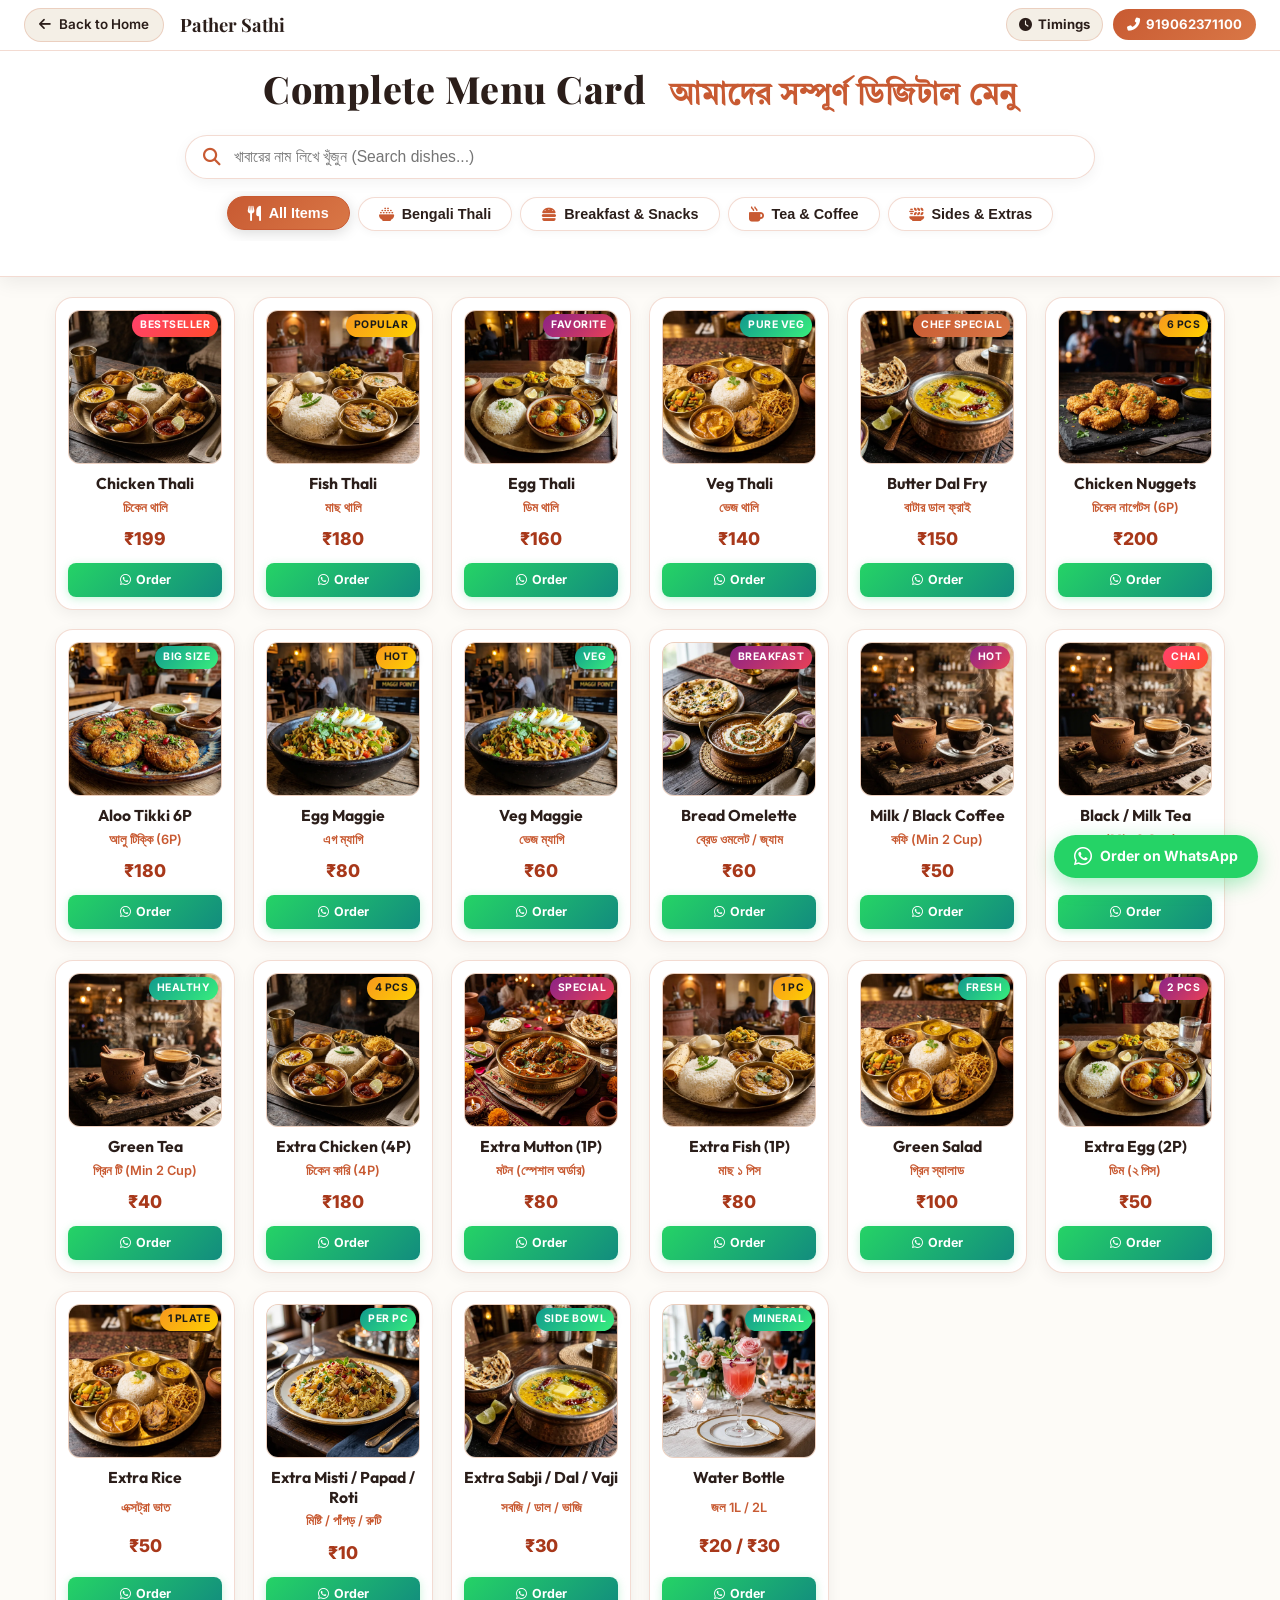
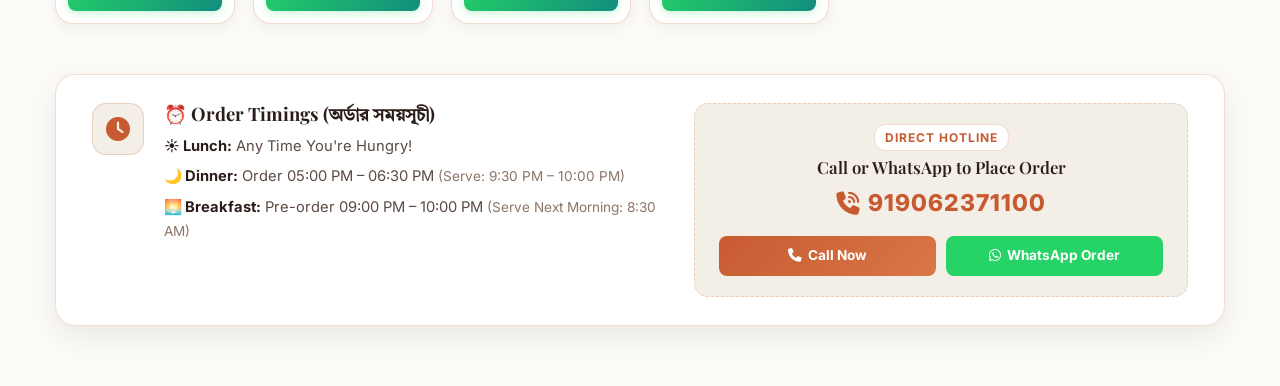
<file: menu.html>
﻿<!DOCTYPE html>
<html lang="bn">
<head>
    <meta charset="UTF-8">
    <meta name="viewport" content="width=device-width, initial-scale=1.0">
    <title>Full Menu Card | Pather Sathi| সম্পূর্ণ মেনু</title>
    
    <!-- Meta Descriptions & SEO -->
    <meta name="description" content="Explore the full digital menu of Pather Sathi. Bengali Thalis, Snacks, Tea, Coffee, Extras & Direct WhatsApp Ordering.">
    <meta name="theme-color" content="#c9a24b">
    
    <!-- Fonts -->
    <link rel="preconnect" href="https://fonts.googleapis.com">
    <link rel="preconnect" href="https://fonts.gstatic.com" crossorigin>
    <link href="https://fonts.googleapis.com/css2?family=Cinzel:wght@500;700;900&family=Inter:wght@300;400;500;600;700;800&family=Outfit:wght@400;500;600;700;800&family=Playfair+Display:ital,wght@0,600;0,700;0,900;1,600&family=Tiro+Bangla:ital@0;1&display=swap" rel="stylesheet">
    
    <!-- Font Awesome -->
    <link rel="stylesheet" href="https://cdnjs.cloudflare.com/ajax/libs/font-awesome/6.5.1/css/all.min.css">
    
    <!-- Main Style -->
    <link rel="stylesheet" href="styles.css">

    <style>
        /* Specific Styles for Compact Full Menu Page (LIGHT THEME) */
        .full-menu-page {
            background-color: var(--bg-deep);
            color: var(--text-primary);
            min-height: 100vh;
        }

        /* Sticky Top Header Container */
        .sticky-menu-top-container {
            position: sticky;
            top: 0;
            z-index: 1000;
            background: var(--bg-card);
            backdrop-filter: blur(20px);
            -webkit-backdrop-filter: blur(20px);
            border-bottom: 1.5px solid var(--glass-border);
            box-shadow: 0 4px 20px rgba(0, 0, 0, 0.08);
        }

        .full-menu-nav {
            padding: 8px 24px;
            display: flex;
            align-items: center;
            justify-content: space-between;
            border-bottom: 1px solid var(--glass-border);
        }

        .full-menu-nav-left {
            display: flex;
            align-items: center;
            gap: 16px;
        }

        .nav-back-btn {
            display: inline-flex;
            align-items: center;
            gap: 8px;
            background: var(--bg-dark);
            border: 1px solid var(--glass-border);
            color: var(--text-primary);
            padding: 5px 14px;
            border-radius: 25px;
            text-decoration: none;
            font-weight: 600;
            font-size: 0.84rem;
            transition: all 0.3s ease;
        }

        .nav-back-btn:hover {
            background: var(--accent-gold);
            color: #ffffff;
            border-color: var(--accent-gold);
            transform: translateX(-3px);
            box-shadow: 0 0 15px rgba(0, 0, 0, 0.15);
        }

        .full-menu-logo-title {
            font-family: 'Playfair Display', serif;
            font-size: 1.15rem;
            font-weight: 700;
            color: var(--text-primary);
        }

        .full-menu-logo-title span {
            color: var(--accent-gold);
        }

        .full-menu-nav-right {
            display: flex;
            align-items: center;
            gap: 10px;
        }

        .nav-timing-btn {
            display: inline-flex;
            align-items: center;
            gap: 6px;
            background: var(--bg-dark);
            border: 1px solid var(--glass-border);
            color: var(--text-primary);
            padding: 5px 12px;
            border-radius: 25px;
            text-decoration: none;
            font-weight: 700;
            font-size: 0.82rem;
            transition: all 0.3s ease;
        }

        .nav-timing-btn:hover {
            background: var(--accent-gold);
            color: #ffffff;
            border-color: var(--accent-gold);
            transform: translateY(-2px);
            box-shadow: 0 0 15px rgba(0, 0, 0, 0.15);
        }

        .nav-call-btn {
            display: inline-flex;
            align-items: center;
            gap: 6px;
            background: linear-gradient(135deg, var(--accent-gold), var(--accent-amber));
            color: #ffffff;
            padding: 5px 14px;
            border-radius: 25px;
            text-decoration: none;
            font-weight: 700;
            font-size: 0.82rem;
            transition: all 0.3s ease;
        }

        .nav-call-btn:hover {
            transform: translateY(-2px);
            box-shadow: 0 4px 15px rgba(0, 0, 0, 0.2);
        }

        /* Full Menu Hero Header */
        .full-menu-hero {
            text-align: center;
            padding: 14px 20px 10px;
            position: relative;
        }

        .full-menu-hero h1 {
            font-family: 'Playfair Display', serif;
            font-size: 2.35rem;
            font-weight: 800;
            color: var(--text-primary);
            margin-bottom: 0;
            line-height: 1.25;
            letter-spacing: 0.5px;
        }

        .full-menu-hero h1 .bengali-heading {
            color: var(--accent-gold);
            display: inline-block;
            font-size: 1.85rem;
            margin-left: 14px;
            font-family: 'Tiro Bangla', serif;
            font-weight: 700;
        }

        .full-menu-hero p {
            display: none;
        }

        /* Search & Filter Controls */
        .menu-control-bar {
            max-width: 950px;
            margin: 0 auto;
            padding: 10px 20px 15px;
        }

        .search-box-wrapper {
            position: relative;
            margin-bottom: 12px;
        }

        .search-box-wrapper input {
            width: 100%;
            background: var(--bg-card);
            border: 1.5px solid var(--glass-border);
            padding: 12px 20px 12px 48px;
            border-radius: 30px;
            color: var(--text-primary);
            font-size: 0.98rem;
            outline: none;
            transition: all 0.3s ease;
            box-shadow: 0 4px 14px rgba(0, 0, 0, 0.05);
        }

        .search-box-wrapper input:focus {
            border-color: var(--accent-gold);
            box-shadow: 0 0 18px rgba(0, 0, 0, 0.1);
            background: var(--bg-card);
        }

        .search-box-wrapper i {
            position: absolute;
            left: 18px;
            top: 50%;
            transform: translateY(-50%);
            color: var(--accent-gold);
            font-size: 1.1rem;
        }

        .menu-category-tabs {
            touch-action: pan-x pan-y;
            overscroll-behavior-x: contain;
            display: flex;
            justify-content: center;
            flex-wrap: wrap;
            gap: 10px;
            margin: 0;
        }

        .menu-tab-btn {
            background: var(--bg-card);
            border: 1.5px solid var(--glass-border);
            color: var(--text-secondary);
            padding: 8px 20px;
            border-radius: 25px;
            font-size: 0.9rem;
            font-weight: 600;
            cursor: pointer;
            backdrop-filter: blur(8px);
            transition: all 0.25s ease;
            display: inline-flex;
            align-items: center;
            gap: 8px;
            box-shadow: 0 2px 8px rgba(0, 0, 0, 0.04);
        }

        .menu-tab-btn i {
            color: var(--accent-gold);
            font-size: 0.95rem;
            transition: transform 0.3s ease;
        }

        .menu-tab-btn:hover {
            border-color: var(--accent-gold);
            color: var(--text-primary);
            background: var(--bg-card2, #f4f8f9);
            transform: translateY(-2px);
            box-shadow: 0 4px 15px rgba(0, 0, 0, 0.08);
        }

        .menu-tab-btn.active {
            background: linear-gradient(135deg, var(--accent-gold), var(--accent-amber));
            border-color: var(--accent-gold);
            color: #ffffff;
            box-shadow: 0 3px 14px rgba(0, 0, 0, 0.15);
            transform: translateY(-1px);
        }

        .menu-tab-btn.active i {
            color: #ffffff;
        }

        /* Compact Grid for Full Menu */
        .compact-menu-grid-container {
            max-width: 1200px;
            margin: 20px auto 50px;
            padding: 0 15px;
        }

        .compact-grid {
            display: grid;
            grid-template-columns: repeat(auto-fill, minmax(180px, 1fr));
            gap: 18px;
        }

        .compact-grid .food-menu-card {
            flex: initial;
            width: 100%;
            animation: floatMenuItem 4.5s ease-in-out infinite alternate;
        }

        .compact-grid .food-menu-card.hidden {
            display: none !important;
        }

        /* No Results Message */
        #no-results-msg {
            text-align: center;
            padding: 50px 20px;
            font-size: 1.1rem;
            color: var(--accent-gold);
            display: none;
            grid-column: 1 / -1;
        }

        /* Order Info Banner (Light Theme) */
        .order-info-banner {
            display: flex;
            align-items: stretch;
            justify-content: space-between;
            gap: 25px;
            padding: 28px 36px;
            border-radius: 20px;
            background: var(--bg-card);
            border: 1.5px solid var(--glass-border);
            box-shadow: 0 10px 30px rgba(0, 0, 0, 0.07);
        }

        .order-timing-card {
            display: flex;
            gap: 20px;
            flex: 1.3;
        }

        .timing-icon {
            width: 52px;
            height: 52px;
            border-radius: 14px;
            background: var(--bg-dark);
            border: 1px solid var(--glass-border);
            display: flex;
            align-items: center;
            justify-content: center;
            color: var(--accent-gold);
            font-size: 1.5rem;
            flex-shrink: 0;
        }

        .timing-details h4 {
            color: var(--text-primary);
            font-size: 1.15rem;
            margin-bottom: 10px;
            font-weight: 700;
        }

        .timing-details ul {
            list-style: none;
            padding: 0;
            margin: 0;
            display: flex;
            flex-direction: column;
            gap: 7px;
        }

        .timing-details li {
            font-size: 0.92rem;
            color: var(--text-secondary);
        }

        .timing-details li strong {
            color: var(--text-primary);
        }

        .timing-details .serve-time {
            color: var(--text-muted);
            font-size: 0.85rem;
        }

        .order-call-box {
            flex: 1;
            display: flex;
            flex-direction: column;
            align-items: center;
            justify-content: center;
            text-align: center;
            background: var(--bg-dark);
            padding: 20px 24px;
            border-radius: 14px;
            border: 1px dashed var(--glass-border);
        }

        .call-badge {
            background: var(--bg-card);
            color: var(--accent-gold);
            font-size: 0.75rem;
            font-weight: 700;
            text-transform: uppercase;
            letter-spacing: 1px;
            padding: 3px 10px;
            border-radius: 12px;
            margin-bottom: 6px;
            border: 1px solid var(--glass-border);
        }

        .order-call-box h3 {
            font-size: 1.05rem;
            color: var(--text-primary);
            margin-bottom: 8px;
            font-weight: 600;
        }

        .order-phone-link {
            font-size: 1.45rem;
            font-weight: 800;
            color: var(--accent-gold);
            text-decoration: none;
            letter-spacing: 1px;
            display: inline-flex;
            align-items: center;
            gap: 8px;
            margin-bottom: 14px;
            transition: transform 0.3s ease;
        }

        .order-phone-link:hover {
            transform: scale(1.05);
        }

        .quick-action-btns {
            display: flex;
            gap: 10px;
            width: 100%;
        }

        .direct-call-btn, .direct-wp-btn {
            flex: 1;
            padding: 9px 12px;
            border-radius: 8px;
            font-size: 0.85rem;
            font-weight: 700;
            text-decoration: none;
            display: inline-flex;
            align-items: center;
            justify-content: center;
            gap: 6px;
            transition: all 0.3s ease;
        }

        .direct-call-btn {
            background: linear-gradient(135deg, var(--accent-gold), var(--accent-amber));
            color: #ffffff;
        }

        .direct-call-btn:hover {
            transform: translateY(-2px);
            box-shadow: 0 4px 15px rgba(0, 0, 0, 0.2);
        }

        .direct-wp-btn {
            background: #25D366;
            color: #ffffff;
        }

        .direct-wp-btn:hover {
            background: #1ebc59;
            transform: translateY(-2px);
            box-shadow: 0 4px 15px rgba(37, 211, 102, 0.4);
        }

        /* Floating Order Quick Dial */
        .floating-order-btn {
            position: fixed;
            bottom: 22px;
            right: 22px;
            z-index: 999;
            display: flex;
            align-items: center;
            gap: 8px;
            background: #25D366;
            color: #ffffff;
            padding: 10px 20px;
            border-radius: 35px;
            text-decoration: none;
            font-weight: 700;
            font-size: 0.88rem;
            box-shadow: 0 6px 20px rgba(37, 211, 102, 0.4);
            transition: all 0.3s ease;
            animation: pulseOrderBtn 2.5s infinite;
        }

        .floating-order-btn:hover {
            background: #1ebc59;
            color: #ffffff;
            transform: scale(1.06);
            box-shadow: 0 8px 25px rgba(37, 211, 102, 0.6);
        }

        @keyframes pulseOrderBtn {
            0%, 100% { transform: scale(1); }
            50% { transform: scale(1.04); }
        }

        @media (max-width: 900px) {
            .order-info-banner {
                flex-direction: column;
                padding: 22px;
            }
            .order-timing-card {
                flex-direction: column;
                gap: 12px;
            }
        }

        @media (max-width: 600px) {
            .full-menu-nav {
                padding: 8px 12px;
            }
            .nav-back-btn span {
                display: none;
            }
            .full-menu-logo-title {
                font-size: 1.05rem;
            }
            .nav-timing-btn {
                padding: 4px 8px;
                font-size: 0.76rem;
            }
            .nav-timing-btn span {
                display: none;
            }
            .nav-call-btn {
                padding: 4px 10px;
                font-size: 0.76rem;
            }
            .full-menu-hero {
                padding: 10px 10px 4px;
            }
            .full-menu-hero h1 {
                font-size: 1.65rem;
            }
            .full-menu-hero h1 .bengali-heading {
                font-size: 1.35rem;
                display: block;
                margin-left: 0;
                margin-top: 4px;
            }
            .menu-control-bar {
                padding: 6px 12px 10px;
            }
            .search-box-wrapper {
                margin-bottom: 8px;
            }
            .search-box-wrapper input {
                padding: 9px 16px 9px 38px;
                font-size: 0.88rem;
                border-radius: 25px;
            }
            .search-box-wrapper i {
                left: 14px;
                font-size: 0.95rem;
            }
            .menu-category-tabs {
            touch-action: pan-x pan-y;
            overscroll-behavior-x: contain;
                gap: 6px;
                overflow-x: auto;
                flex-wrap: nowrap;
                justify-content: flex-start;
                padding-bottom: 4px;
                -webkit-overflow-scrolling: touch;
            }
            .menu-tab-btn {
                padding: 6px 14px;
                font-size: 0.8rem;
                border-radius: 20px;
                white-space: nowrap;
                flex-shrink: 0;
            }
            .compact-grid {
                grid-template-columns: repeat(2, 1fr);
                gap: 10px;
            }
            .compact-grid .food-menu-card {
                padding: 8px;
            }
            .food-title {
                font-size: 0.86rem;
            }
            .bengali-title {
                font-size: 0.72rem;
            }
            .food-price {
                font-size: 0.95rem;
            }
            .food-order-btn {
                padding: 5px 8px;
                font-size: 0.72rem;
            }
        }
    </style>
</head>
<body class="full-menu-page">

    <!-- Sticky Top Header (Navbar + Hero Title + Search Box + Filter Tabs) -->
    <div class="sticky-menu-top-container">
        <!-- Top Navigation Bar -->
        <nav class="full-menu-nav">
            <div class="full-menu-nav-left">
                <a href="index.html" class="nav-back-btn" title="Go back to Home Page">
                    <i class="fas fa-arrow-left"></i> <span>Back to Home</span>
                </a>
                <div class="full-menu-logo-title">Pather Sathi</div>
            </div>
            <div class="full-menu-nav-right">
                <a href="#order-timings" class="nav-timing-btn" id="nav-timing-toggle-btn" title="Order Timings (অর্ডার সময়সূচী)">
                    <i class="fas fa-clock" id="nav-timing-icon"></i> <span id="nav-timing-text">Timings</span>
                </a>
                <a href="tel:919062371100" class="nav-call-btn">
                    <i class="fas fa-phone-alt"></i> <span>919062371100</span>
                </a>
            </div>
        </nav>

        <!-- Hero Header -->
        <header class="full-menu-hero">
            <h1>Complete Menu Card <span class="bengali-heading">আমাদের সম্পূর্ণ ডিজিটাল মেনু</span></h1>
        </header>

        <!-- Search Bar & Category Filter Tabs -->
        <div class="menu-control-bar">
            <div class="search-box-wrapper">
                <i class="fas fa-search"></i>
                <input type="text" id="menu-search-input" placeholder="খাবারের নাম লিখে খুঁজুন (Search dishes...)" autocomplete="off">
            </div>

            <div class="menu-category-tabs">
                <button class="menu-tab-btn active" data-category="all">
                    <i class="fas fa-utensils"></i> All Items
                </button>
                <button class="menu-tab-btn" data-category="thali">
                    <i class="fas fa-bowl-rice"></i> Bengali Thali
                </button>
                <button class="menu-tab-btn" data-category="snacks">
                    <i class="fas fa-burger"></i> Breakfast & Snacks
                </button>
                <button class="menu-tab-btn" data-category="beverages">
                    <i class="fas fa-mug-hot"></i> Tea & Coffee
                </button>
                <button class="menu-tab-btn" data-category="extras">
                    <i class="fas fa-plate-wheat"></i> Sides & Extras
                </button>
            </div>
        </div>
    </div>

    <!-- Compact Full Menu Grid -->
    <main class="compact-menu-grid-container">
        <div class="compact-grid" id="full-menu-grid">

            <!-- 1. Chicken Thali -->
            <div class="food-menu-card" data-category="thali" data-keywords="chicken thali murgi murgir mangsho rice dal sabji thali">
                <div class="food-card-badge bestseller">Bestseller</div>
                <div class="food-card-img-box">
                    <img src="assets/menu_chicken_thali.webp" alt="Chicken Thali" loading="lazy">
                </div>
                <div class="food-card-body">
                    <h3 class="food-title">Chicken Thali</h3>
                    <span class="bengali-title">চিকেন থালি</span>
                    <span class="food-price">₹199</span>
                    <a href="https://wa.me/919062371100?text==Hi%20Pather%20Sathi,%20I%20want%20to%20order%20Chicken%20Thali%20(₹199)" target="_blank" class="food-order-btn">
                        <i class="fab fa-whatsapp"></i> Order
                    </a>
                </div>
            </div>

            <!-- 2. Fish Thali -->
            <div class="food-menu-card" data-category="thali" data-keywords="fish thali macher thali mach jhol rui katla rice dal thali">
                <div class="food-card-badge popular">Popular</div>
                <div class="food-card-img-box">
                    <img src="assets/menu_fish_thali.webp" alt="Fish Thali" loading="lazy">
                </div>
                <div class="food-card-body">
                    <h3 class="food-title">Fish Thali</h3>
                    <span class="bengali-title">মাছ থালি</span>
                    <span class="food-price">₹180</span>
                    <a href="https://wa.me/919062371100?text==Hi%20Pather%20Sathi,%20I%20want%20to%20order%20Fish%20Thali%20(₹180)" target="_blank" class="food-order-btn">
                        <i class="fab fa-whatsapp"></i> Order
                    </a>
                </div>
            </div>

            <!-- 3. Egg Thali -->
            <div class="food-menu-card" data-category="thali" data-keywords="egg thali dimer thali dim kosha rice dal thali">
                <div class="food-card-badge special">Favorite</div>
                <div class="food-card-img-box">
                    <img src="assets/menu_egg_thali.webp" alt="Egg Thali" loading="lazy">
                </div>
                <div class="food-card-body">
                    <h3 class="food-title">Egg Thali</h3>
                    <span class="bengali-title">ডিম থালি</span>
                    <span class="food-price">₹160</span>
                    <a href="https://wa.me/919062371100?text==Hi%20Pather%20Sathi,%20I%20want%20to%20order%20Egg%20Thali%20(₹160)" target="_blank" class="food-order-btn">
                        <i class="fab fa-whatsapp"></i> Order
                    </a>
                </div>
            </div>

            <!-- 4. Veg Thali -->
            <div class="food-menu-card" data-category="thali" data-keywords="veg thali niramish thali paneer dal sabji rice mishti doi">
                <div class="food-card-badge pure-veg">Pure Veg</div>
                <div class="food-card-img-box">
                    <img src="assets/menu_veg_thali.webp" alt="Veg Thali" loading="lazy">
                </div>
                <div class="food-card-body">
                    <h3 class="food-title">Veg Thali</h3>
                    <span class="bengali-title">ভেজ থালি</span>
                    <span class="food-price">₹140</span>
                    <a href="https://wa.me/919062371100?text==Hi%20Pather%20Sathi,%20I%20want%20to%20order%20Veg%20Thali%20(₹140)" target="_blank" class="food-order-btn">
                        <i class="fab fa-whatsapp"></i> Order
                    </a>
                </div>
            </div>

            <!-- 5. Butter Dal Fry -->
            <div class="food-menu-card" data-category="extras" data-keywords="butter dal fry yellow dal tadka veg">
                <div class="food-card-badge chef">Chef Special</div>
                <div class="food-card-img-box">
                    <img src="assets/menu_butter_dal_fry.webp" alt="Butter Dal Fry" loading="lazy">
                </div>
                <div class="food-card-body">
                    <h3 class="food-title">Butter Dal Fry</h3>
                    <span class="bengali-title">বাটার ডাল ফ্রাই</span>
                    <span class="food-price">₹150</span>
                    <a href="https://wa.me/919062371100?text==Hi%20Pather%20Sathi,%20I%20want%20to%20order%20Butter%20Dal%20Fry%20(₹150)" target="_blank" class="food-order-btn">
                        <i class="fab fa-whatsapp"></i> Order
                    </a>
                </div>
            </div>

            <!-- 6. Chicken Nuggets (6P) -->
            <div class="food-menu-card" data-category="snacks" data-keywords="chicken nuggets 6p fried snacks non-veg">
                <div class="food-card-badge popular">6 Pcs</div>
                <div class="food-card-img-box">
                    <img src="assets/menu_chicken_nuggets.webp" alt="Chicken Nuggets" loading="lazy">
                </div>
                <div class="food-card-body">
                    <h3 class="food-title">Chicken Nuggets</h3>
                    <span class="bengali-title">চিকেন নাগেটস (6P)</span>
                    <span class="food-price">₹200</span>
                    <a href="https://wa.me/919062371100?text==Hi%20Pather%20Sathi,%20I%20want%20to%20order%20Chicken%20Nuggets%20(₹200)" target="_blank" class="food-order-btn">
                        <i class="fab fa-whatsapp"></i> Order
                    </a>
                </div>
            </div>

            <!-- 7. Aloo Tikki Big Size (6P) -->
            <div class="food-menu-card" data-category="snacks" data-keywords="aloo tikki potato cutlet snacks big size veg">
                <div class="food-card-badge pure-veg">Big Size</div>
                <div class="food-card-img-box">
                    <img src="assets/menu_aloo_tikki.webp" alt="Aloo Tikki Big Size" loading="lazy">
                </div>
                <div class="food-card-body">
                    <h3 class="food-title">Aloo Tikki 6P</h3>
                    <span class="bengali-title">আলু টিক্কি (6P)</span>
                    <span class="food-price">₹180</span>
                    <a href="https://wa.me/919062371100?text==Hi%20Pather%20Sathi,%20I%20want%20to%20order%20Aloo%20Tikki%20(₹180)" target="_blank" class="food-order-btn">
                        <i class="fab fa-whatsapp"></i> Order
                    </a>
                </div>
            </div>

            <!-- 8. Egg Maggie -->
            <div class="food-menu-card" data-category="snacks" data-keywords="egg maggie noodles masala snacks">
                <div class="food-card-badge popular">Hot</div>
                <div class="food-card-img-box">
                    <img src="assets/menu_egg_maggie.webp" alt="Egg Maggie" loading="lazy">
                </div>
                <div class="food-card-body">
                    <h3 class="food-title">Egg Maggie</h3>
                    <span class="bengali-title">এগ ম্যাগি</span>
                    <span class="food-price">₹80</span>
                    <a href="https://wa.me/919062371100?text==Hi%20Pather%20Sathi,%20I%20want%20to%20order%20Egg%20Maggie%20(₹80)" target="_blank" class="food-order-btn">
                        <i class="fab fa-whatsapp"></i> Order
                    </a>
                </div>
            </div>

            <!-- 9. Veg Maggie -->
            <div class="food-menu-card" data-category="snacks" data-keywords="veg maggie masala noodles snacks vegetarian">
                <div class="food-card-badge pure-veg">Veg</div>
                <div class="food-card-img-box">
                    <img src="assets/menu_egg_maggie.webp" alt="Veg Maggie" loading="lazy">
                </div>
                <div class="food-card-body">
                    <h3 class="food-title">Veg Maggie</h3>
                    <span class="bengali-title">ভেজ ম্যাগি</span>
                    <span class="food-price">₹60</span>
                    <a href="https://wa.me/919062371100?text==Hi%20Pather%20Sathi,%20I%20want%20to%20order%20Veg%20Maggie%20(₹60)" target="_blank" class="food-order-btn">
                        <i class="fab fa-whatsapp"></i> Order
                    </a>
                </div>
            </div>

            <!-- 10. Bread Omelette / Jam / Butter -->
            <div class="food-menu-card" data-category="snacks" data-keywords="bread omelette jam butter breakfast toast egg">
                <div class="food-card-badge special">Breakfast</div>
                <div class="food-card-img-box">
                    <img src="assets/menu6.webp" alt="Bread Omelette Jam Butter" loading="lazy">
                </div>
                <div class="food-card-body">
                    <h3 class="food-title">Bread Omelette</h3>
                    <span class="bengali-title">ব্রেড ওমলেট / জ্যাম</span>
                    <span class="food-price">₹60</span>
                    <a href="https://wa.me/919062371100?text==Hi%20Pather%20Sathi,%20I%20want%20to%20order%20Bread%20Omelette%20(₹60)" target="_blank" class="food-order-btn">
                        <i class="fab fa-whatsapp"></i> Order
                    </a>
                </div>
            </div>

            <!-- 11. Milk / Black Coffee -->
            <div class="food-menu-card" data-category="beverages" data-keywords="coffee milk coffee black coffee hot drink beverages espresso">
                <div class="food-card-badge special">Hot</div>
                <div class="food-card-img-box">
                    <img src="assets/menu_tea_coffee.webp" alt="Milk and Black Coffee" loading="lazy">
                </div>
                <div class="food-card-body">
                    <h3 class="food-title">Milk / Black Coffee</h3>
                    <span class="bengali-title">কফি (Min 2 Cup)</span>
                    <span class="food-price">₹50</span>
                    <a href="https://wa.me/919062371100?text==Hi%20Pather%20Sathi,%20I%20want%20to%20order%20Coffee" target="_blank" class="food-order-btn">
                        <i class="fab fa-whatsapp"></i> Order
                    </a>
                </div>
            </div>

            <!-- 12. Black / Milk Tea -->
            <div class="food-menu-card" data-category="beverages" data-keywords="tea chai milk tea black tea masala chai beverage">
                <div class="food-card-badge bestseller">Chai</div>
                <div class="food-card-img-box">
                    <img src="assets/menu_tea_coffee.webp" alt="Black and Milk Tea" loading="lazy">
                </div>
                <div class="food-card-body">
                    <h3 class="food-title">Black / Milk Tea</h3>
                    <span class="bengali-title">চা (Min 2 Cup)</span>
                    <span class="food-price">₹25</span>
                    <a href="https://wa.me/919062371100?text==Hi%20Pather%20Sathi,%20I%20want%20to%20order%20Tea" target="_blank" class="food-order-btn">
                        <i class="fab fa-whatsapp"></i> Order
                    </a>
                </div>
            </div>

            <!-- 13. Green Tea -->
            <div class="food-menu-card" data-category="beverages" data-keywords="green tea healthy detox hot beverage">
                <div class="food-card-badge pure-veg">Healthy</div>
                <div class="food-card-img-box">
                    <img src="assets/menu_tea_coffee.webp" alt="Green Tea" loading="lazy">
                </div>
                <div class="food-card-body">
                    <h3 class="food-title">Green Tea</h3>
                    <span class="bengali-title">গ্রিন টি (Min 2 Cup)</span>
                    <span class="food-price">₹40</span>
                    <a href="https://wa.me/919062371100?text==Hi%20Pather%20Sathi,%20I%20want%20to%20order%20Green%20Tea" target="_blank" class="food-order-btn">
                        <i class="fab fa-whatsapp"></i> Order
                    </a>
                </div>
            </div>

            <!-- 14. Extra Chicken (4P) -->
            <div class="food-menu-card" data-category="extras" data-keywords="extra chicken 4p murgir mangsho chicken curry side non-veg">
                <div class="food-card-badge popular">4 Pcs</div>
                <div class="food-card-img-box">
                    <img src="assets/menu_chicken_thali.webp" alt="Extra Chicken 4P" loading="lazy">
                </div>
                <div class="food-card-body">
                    <h3 class="food-title">Extra Chicken (4P)</h3>
                    <span class="bengali-title">চিকেন কারি (4P)</span>
                    <span class="food-price">₹180</span>
                    <a href="https://wa.me/919062371100?text==Hi%20Pather%20Sathi,%20I%20want%20to%20order%20Extra%20Chicken%204P%20(₹180)" target="_blank" class="food-order-btn">
                        <i class="fab fa-whatsapp"></i> Order
                    </a>
                </div>
            </div>

            <!-- 15. Extra Mutton (1P - Special Order) -->
            <div class="food-menu-card" data-category="extras" data-keywords="extra mutton 1p khasi mangsho mutton kosha special non-veg">
                <div class="food-card-badge special">Special</div>
                <div class="food-card-img-box">
                    <img src="assets/menu3.webp" alt="Extra Mutton 1P" loading="lazy">
                </div>
                <div class="food-card-body">
                    <h3 class="food-title">Extra Mutton (1P)</h3>
                    <span class="bengali-title">মটন (স্পেশাল অর্ডার)</span>
                    <span class="food-price">₹80</span>
                    <a href="https://wa.me/919062371100?text==Hi%20Pather%20Sathi,%20I%20want%20to%20order%20Extra%20Mutton%20(₹80)" target="_blank" class="food-order-btn">
                        <i class="fab fa-whatsapp"></i> Order
                    </a>
                </div>
            </div>

            <!-- 16. Extra Fish (1P) -->
            <div class="food-menu-card" data-category="extras" data-keywords="extra fish 1p macher jhol rui katla side non-veg">
                <div class="food-card-badge popular">1 Pc</div>
                <div class="food-card-img-box">
                    <img src="assets/menu_fish_thali.webp" alt="Extra Fish 1P" loading="lazy">
                </div>
                <div class="food-card-body">
                    <h3 class="food-title">Extra Fish (1P)</h3>
                    <span class="bengali-title">মাছ ১ পিস</span>
                    <span class="food-price">₹80</span>
                    <a href="https://wa.me/919062371100?text==Hi%20Pather%20Sathi,%20I%20want%20to%20order%20Extra%20Fish%20(₹80)" target="_blank" class="food-order-btn">
                        <i class="fab fa-whatsapp"></i> Order
                    </a>
                </div>
            </div>

            <!-- 17. Green Salad -->
            <div class="food-menu-card" data-category="extras" data-keywords="green salad cucumber tomato onion lemon salad veg">
                <div class="food-card-badge pure-veg">Fresh</div>
                <div class="food-card-img-box">
                    <img src="assets/menu_veg_thali.webp" alt="Green Salad" loading="lazy">
                </div>
                <div class="food-card-body">
                    <h3 class="food-title">Green Salad</h3>
                    <span class="bengali-title">গ্রিন স্যালাড</span>
                    <span class="food-price">₹100</span>
                    <a href="https://wa.me/919062371100?text==Hi%20Pather%20Sathi,%20I%20want%20to%20order%20Green%20Salad%20(₹100)" target="_blank" class="food-order-btn">
                        <i class="fab fa-whatsapp"></i> Order
                    </a>
                </div>
            </div>

            <!-- 18. Extra Egg (2P) -->
            <div class="food-menu-card" data-category="extras" data-keywords="extra egg 2p dim egg curry side non-veg">
                <div class="food-card-badge special">2 Pcs</div>
                <div class="food-card-img-box">
                    <img src="assets/menu_egg_thali.webp" alt="Extra Egg 2P" loading="lazy">
                </div>
                <div class="food-card-body">
                    <h3 class="food-title">Extra Egg (2P)</h3>
                    <span class="bengali-title">ডিম (২ পিস)</span>
                    <span class="food-price">₹50</span>
                    <a href="https://wa.me/919062371100?text==Hi%20Pather%20Sathi,%20I%20want%20to%20order%20Extra%20Egg%202P%20(₹50)" target="_blank" class="food-order-btn">
                        <i class="fab fa-whatsapp"></i> Order
                    </a>
                </div>
            </div>

            <!-- 19. Extra Rice -->
            <div class="food-menu-card" data-category="extras" data-keywords="extra rice bhat rice portion veg side">
                <div class="food-card-badge popular">1 Plate</div>
                <div class="food-card-img-box">
                    <img src="assets/menu_veg_thali.webp" alt="Extra Rice" loading="lazy">
                </div>
                <div class="food-card-body">
                    <h3 class="food-title">Extra Rice</h3>
                    <span class="bengali-title">এক্সট্রা ভাত</span>
                    <span class="food-price">₹50</span>
                    <a href="https://wa.me/919062371100?text==Hi%20Pather%20Sathi,%20I%20want%20to%20order%20Extra%20Rice%20(₹50)" target="_blank" class="food-order-btn">
                        <i class="fab fa-whatsapp"></i> Order
                    </a>
                </div>
            </div>

            <!-- 20. Extra Misti / Papad / Roti -->
            <div class="food-menu-card" data-category="extras" data-keywords="extra misti papad roti sweet flatbread side">
                <div class="food-card-badge pure-veg">Per Pc</div>
                <div class="food-card-img-box">
                    <img src="assets/menu2.webp" alt="Extra Misti Papad Roti" loading="lazy">
                </div>
                <div class="food-card-body">
                    <h3 class="food-title">Extra Misti / Papad / Roti</h3>
                    <span class="bengali-title">মিষ্টি / পাঁপড় / রুটি</span>
                    <span class="food-price">₹10</span>
                    <a href="https://wa.me/919062371100?text==Hi%20Pather%20Sathi,%20I%20want%20to%20order%20Extra%20Misti%20Papad%20Roti%20(₹10)" target="_blank" class="food-order-btn">
                        <i class="fab fa-whatsapp"></i> Order
                    </a>
                </div>
            </div>

            <!-- 21. Extra Sabji / Dal / Vaji -->
            <div class="food-menu-card" data-category="extras" data-keywords="extra sabji dal vaji butter dal fry veg side">
                <div class="food-card-badge pure-veg">Side Bowl</div>
                <div class="food-card-img-box">
                    <img src="assets/menu_butter_dal_fry.webp" alt="Extra Sabji Dal Vaji" loading="lazy">
                </div>
                <div class="food-card-body">
                    <h3 class="food-title">Extra Sabji / Dal / Vaji</h3>
                    <span class="bengali-title">সবজি / ডাল / ভাজি</span>
                    <span class="food-price">₹30</span>
                    <a href="https://wa.me/919062371100?text==Hi%20Pather%20Sathi,%20I%20want%20to%20order%20Extra%20Sabji%20Dal%20Vaji%20(₹30)" target="_blank" class="food-order-btn">
                        <i class="fab fa-whatsapp"></i> Order
                    </a>
                </div>
            </div>

            <!-- 20. Packaged Water Bottle (1L / 2L) -->
            <div class="food-menu-card" data-category="beverages" data-keywords="water bottle 1l 2l mineral water drink">
                <div class="food-card-badge pure-veg">Mineral</div>
                <div class="food-card-img-box">
                    <img src="assets/menu5.webp" alt="Packaged Water Bottle" loading="lazy">
                </div>
                <div class="food-card-body">
                    <h3 class="food-title">Water Bottle</h3>
                    <span class="bengali-title">জল 1L / 2L</span>
                    <span class="food-price">₹20 / ₹30</span>
                    <a href="https://wa.me/919062371100?text==Hi%20Pather%20Sathi,%20I%20want%20to%20order%20Water%20Bottle" target="_blank" class="food-order-btn">
                        <i class="fab fa-whatsapp"></i> Order
                    </a>
                </div>
            </div>

        </div>

        <!-- No Results Fallback -->
        <div id="no-results-msg">
            <i class="fas fa-search" style="font-size: 2.5rem; margin-bottom: 12px; display: block;"></i>
            <p>আপনার খোঁজা অনুযায়ী কোনো খাবার পাওয়া যায়নি। অন্য কিছু লিখে খুঁজুন।</p>
        </div>
    </main>

    <!-- Order Timings Banner -->
    <div id="order-timings" style="max-width: 1200px; margin: 0 auto 60px; padding: 0 15px; scroll-margin-top: 170px;">
        <div class="order-info-banner glassmorphism">
            <div class="order-timing-card">
                <div class="timing-icon"><i class="fas fa-clock"></i></div>
                <div class="timing-details">
                    <h4>⏰ Order Timings (অর্ডার সময়সূচী)</h4>
                    <ul>
                        <li><strong>☀️ Lunch:</strong> Any Time You're Hungry!</li>
                        <li><strong>🌙 Dinner:</strong> Order 05:00 PM – 06:30 PM <span class="serve-time">(Serve: 9:30 PM – 10:00 PM)</span></li>
                        <li><strong>🌅 Breakfast:</strong> Pre-order 09:00 PM – 10:00 PM <span class="serve-time">(Serve Next Morning: 8:30 AM)</span></li>
                    </ul>
                </div>
            </div>
            
            <div class="order-call-box">
                <div class="call-badge">Direct Hotline</div>
                <h3>Call or WhatsApp to Place Order</h3>
                <a href="tel:919062371100" class="order-phone-link">
                    <i class="fas fa-phone-volume"></i> 919062371100
                </a>
                <div class="quick-action-btns">
                    <a href="tel:919062371100" class="direct-call-btn">
                        <i class="fas fa-phone"></i> Call Now
                    </a>
                    <a href="https://wa.me/919062371100?text==Hello%20Pather%20Sathi,%20I%20want%20to%20place%20an%20order!" target="_blank" class="direct-wp-btn">
                        <i class="fab fa-whatsapp"></i> WhatsApp Order
                    </a>
                </div>
            </div>
        </div>
    </div>

    <!-- Floating Direct WhatsApp Button -->
    <a href="https://wa.me/919062371100?text==Hello%20Pather%20Sathi,%20I%20want%20to%20order%20food!" target="_blank" class="floating-order-btn" title="Direct WhatsApp Order">
        <i class="fab fa-whatsapp" style="font-size: 1.3rem;"></i> <span>Order on WhatsApp</span>
    </a>

    <!-- JavaScript for Live Search & Category Filtering -->
    <script>
        document.addEventListener('DOMContentLoaded', () => {
            const searchInput = document.getElementById('menu-search-input');
            const categoryTabs = document.querySelectorAll('.menu-tab-btn');
            const foodCards = document.querySelectorAll('.food-menu-card');
            const noResultsMsg = document.getElementById('no-results-msg');

            let activeCategory = 'all';

            function filterMenu() {
                const query = searchInput.value.toLowerCase().trim();
                let visibleCount = 0;

                foodCards.forEach(card => {
                    const cardCategory = card.getAttribute('data-category');
                    const keywords = (card.getAttribute('data-keywords') || '') + ' ' + card.innerText.toLowerCase();

                    const matchesCategory = (activeCategory === 'all' || cardCategory === activeCategory);
                    const matchesSearch = query === '' || keywords.includes(query);

                    if (matchesCategory && matchesSearch) {
                        card.classList.remove('hidden');
                        visibleCount++;
                    } else {
                        card.classList.add('hidden');
                    }
                });

                if (visibleCount === 0) {
                    noResultsMsg.style.display = 'block';
                } else {
                    noResultsMsg.style.display = 'none';
                }
            }

            // Category Tab Clicks
            categoryTabs.forEach(tab => {
                tab.addEventListener('click', () => {
                    categoryTabs.forEach(t => t.classList.remove('active'));
                    tab.classList.add('active');
                    activeCategory = tab.getAttribute('data-category');
                    const tabsContainer = tab.closest('.menu-category-tabs');
                    if (tabsContainer) {
                        const targetScroll = tab.offsetLeft - (tabsContainer.clientWidth / 2) + (tab.offsetWidth / 2);
                        tabsContainer.scrollTo({ left: targetScroll, behavior: 'smooth' });
                    }
                    filterMenu();
                });
            });

            // Search Input Live Filter
            searchInput.addEventListener('input', () => {
                filterMenu();
            });

            // ============================================================
            // TWO-WAY TOGGLE SCROLL (Click to go to Timings, Click again to go to Top)
            // ============================================================
            const timingToggleBtn = document.getElementById('nav-timing-toggle-btn');
            const timingIcon = document.getElementById('nav-timing-icon');
            const timingText = document.getElementById('nav-timing-text');
            const orderTimingsSection = document.getElementById('order-timings');

            function isNearTimingsSection() {
                if (!orderTimingsSection) return false;
                const rect = orderTimingsSection.getBoundingClientRect();
                return rect.top <= window.innerHeight * 0.75;
            }

            if (timingToggleBtn && orderTimingsSection) {
                timingToggleBtn.addEventListener('click', (e) => {
                    e.preventDefault();
                    if (isNearTimingsSection()) {
                        // If already at Timings section -> Smoothly scroll back to TOP
                        window.scrollTo({ top: 0, behavior: 'smooth' });
                    } else {
                        // Smoothly scroll DOWN to Order Timings section
                        orderTimingsSection.scrollIntoView({ behavior: 'smooth', block: 'start' });
                    }
                });

                // Dynamically update button icon/text when user scrolls near timings
                window.addEventListener('scroll', () => {
                    if (isNearTimingsSection()) {
                        timingToggleBtn.classList.add('at-bottom');
                        if (timingIcon) timingIcon.className = 'fas fa-arrow-up';
                        if (timingText) timingText.innerText = 'Top';
                        timingToggleBtn.title = 'Scroll back to Top (উপরে ফিরে যান)';
                    } else {
                        timingToggleBtn.classList.remove('at-bottom');
                        if (timingIcon) timingIcon.className = 'fas fa-clock';
                        if (timingText) timingText.innerText = 'Timings';
                        timingToggleBtn.title = 'Order Timings (অর্ডার সময়সূচী)';
                    }
                }, { passive: true });
            }
        });
    </script>
</body>
</html>
</file>
<file: styles.css>
﻿/* ============================================================
   PATHER SATHI — Soft Sand & Terracotta Copper Theme
   ============================================================ */

@import url('https://fonts.googleapis.com/css2?family=Playfair+Display:wght@400;600;700;800&family=Outfit:wght@300;400;600;800&family=Inter:wght@300;400;500;600&display=swap');

/* ---- CSS Variables ---- */
:root {
    --bg-deep:              #FDFBF7; /* Rich Black (main bg) */
    --bg-dark:              #F4EFE6; /* Charcoal (section bg alt) */
    --bg-card:              #FFFFFF; /* Dark charcoal for cards */
    --bg-card2:             #F9F6F0; /* Lighter charcoal for hover cards */
    --bg-cream:             #EFE8DC; /* Warm Off-White/Cream */
    --accent-gold:          #C85A32; /* Antique Gold (headings, headings, buttons, borders) */
    --accent-amber:         #D97746; /* Medium Gold */
    --accent-light:         #E29578; /* Light Gold (hover states) */
    --accent-red:           #A8381A; /* Deep Maroon/Wine (highlights) */
    --accent-warm:          #B84825; /* Warm Wine/Maroon */
    --text-primary:         #2B1E1A; /* Primary text */
    --text-secondary:       #5C4A43; /* Secondary text/muted */
    --text-muted:           #8C756B; /* Muted text */
    --text-light-section:   #1A1A1A; /* Text on light sections */
    --glass-bg:             rgba(255, 255, 255, 0.88); /* Antique Gold based glass */
    --glass-border:         rgba(200, 90, 50, 0.22);
    --glass-shadow:         0 8px 40px rgba(0, 0, 0, 0.5);
    --glow-gold:            0 0 25px rgba(201, 162, 75, 0.25);
    --radius-sm:            8px;
    --radius-md:            16px;
    --radius-lg:            24px;
    --transition:           all 0.4s cubic-bezier(0.4, 0, 0.2, 1);
}

/* ---- Reset ---- */
*, *::before, *::after {
    margin: 0;
    padding: 0;
    box-sizing: border-box;
}

html {
    scroll-behavior: smooth;
}

body {
    font-family: 'Inter', sans-serif;
    background-color: var(--bg-deep);
    color: var(--text-primary);
    overflow-x: hidden;
    line-height: 1.6;
}

body.no-scroll {
    overflow-y: hidden !important;
}

h1, h2, h3, h4 {
    font-family: 'Playfair Display', 'Tiro Bangla', serif;
    line-height: 1.2;
}

/* ---- Custom Scrollbar ---- */
::-webkit-scrollbar          { width: 6px; }
::-webkit-scrollbar-track    { background: var(--bg-deep); }
::-webkit-scrollbar-thumb    { background: var(--accent-gold); border-radius: 3px; }
::-webkit-scrollbar-thumb:hover { background: var(--accent-amber); }

/* ============================================================
   NAVBAR
   ============================================================ */
.navbar {
    position: sticky;
    top: 0;
    margin: 0;
    width: 100%;
    padding: 0 5%;
    height: 72px;
    border-radius: 0;
    display: flex;
    justify-content: space-between;
    align-items: center;
    background: rgba(253, 251, 247, 0.93);
    backdrop-filter: blur(20px);
    -webkit-backdrop-filter: blur(20px);
    z-index: 1000;
    border-bottom: 1px solid rgba(201, 162, 75, 0.2);
    box-shadow: 0 4px 30px rgba(0, 0, 0, 0.5);
    transition: var(--transition);
}

.navbar-scrolled {
    height: 62px;
    background: rgba(253, 251, 247, 0.97);
    border-bottom-color: rgba(201, 162, 75, 0.35);
    box-shadow: 0 8px 40px rgba(0, 0, 0, 0.7), var(--glow-gold);
}

.logo-container {
    display: flex;
    align-items: center;
    gap: 2px; /* Set gap to almost zero to align right next to logo image */
}

.logo-brand-img {
    height: 52px;
    width: auto;
    object-fit: contain;
    transition: var(--transition);
}

.logo-brand-img:hover {
    transform: scale(1.04);
}

.logo-text-wrapper {
    display: flex;
    align-items: center;
    position: relative;
    padding-left: 0px; /* Removed padding entirely to start text immediately */
    /* no overflow: hidden so football can roll across the whole screen */
}

.animated-football-header {
    position: absolute;
    left: -52px;
    width: 48px;
    height: 48px;
    top: 50%;
    margin-top: -24px;
    display: inline-block;
    z-index: 10;
    animation: footballRollAcross 14s linear infinite;
    will-change: left, transform, opacity;
    pointer-events: none;
}

.animated-football-header svg,
.animated-football-header img {
    width: 100%;
    height: 100%;
}

.logo-text {
    font-size: 1.5rem;
    font-weight: 800;
    letter-spacing: 1px;
    background: linear-gradient(90deg, var(--accent-gold), var(--accent-red));
    -webkit-background-clip: text;
    -webkit-text-fill-color: transparent;
    font-family: 'Outfit', sans-serif;
    display: inline-block;
    white-space: nowrap;
    overflow: hidden;
    clip-path: inset(0 100% 0 0);
    opacity: 0;
    animation: revealTextWipe 14s linear infinite;
    will-change: clip-path, opacity;
}

.nav-links {
    display: flex;
    flex-direction: column;
    position: absolute;
    top: 100%;
    right: 5%; /* Align with padding of navbar actions */
    width: 210px;
    height: auto;
    background: rgba(253, 251, 247, 0.97);
    backdrop-filter: blur(20px);
    -webkit-backdrop-filter: blur(20px);
    border: 1px solid rgba(201, 162, 75, 0.2);
    border-radius: 0 0 var(--radius-md) var(--radius-md);
    padding: 1.5rem 0;
    gap: 0.25rem;
    box-shadow: 0 15px 40px rgba(0, 0, 0, 0.6);
    opacity: 0;
    transform: translateY(-8px);
    pointer-events: none;
    transition: all 0.3s cubic-bezier(0.165, 0.84, 0.44, 1);
    align-items: center;
    list-style: none;
    z-index: 1000;
}

.nav-links.nav-active {
    opacity: 1;
    transform: translateY(0);
    pointer-events: auto;
}

.nav-links a {
    text-decoration: none;
    color: var(--text-secondary);
    font-weight: 500;
    font-size: 0.95rem;
    letter-spacing: 0.5px;
    text-transform: uppercase;
    padding: 0.65rem 1.4rem;
    border-radius: var(--radius-sm);
    transition: var(--transition);
    position: relative;
    display: block;
    width: 100%;
    text-align: center;
}

.nav-links a::after {
    content: '';
    position: absolute;
    bottom: 2px;
    left: 50%;
    transform: translateX(-50%);
    width: 0;
    height: 1.5px;
    background: var(--accent-gold);
    border-radius: 2px;
    transition: width 0.3s ease;
}

.nav-links a:hover {
    color: var(--accent-light);
}

.nav-links a:hover::after {
    width: 60%;
}

.navbar-actions {
    display: flex;
    align-items: center;
    gap: 0.35rem;
}
.dripza-btn-nav {
    background: transparent !important;
    border: none !important;
    width: 38px;
    height: 38px;
    cursor: pointer;
    display: flex;
    align-items: center;
    justify-content: center;
    padding: 0;
    overflow: visible;
    position: relative;
    box-shadow: none !important;
    transition: transform 0.3s ease;
}

.dripza-btn-nav:hover {
    background: transparent !important;
    box-shadow: none !important;
    transform: translateY(-2px);
}

.dripza-nav-icon {
    width: 100%;
    height: 100%;
    object-fit: contain;
    animation: dripzaBreathing 3.5s infinite ease-in-out;
    transition: filter 0.4s ease, transform 0.8s cubic-bezier(0.34, 1.56, 0.64, 1);
}

.dripza-btn-nav:hover .dripza-nav-icon {
    transform: scale(1.15) rotate(360deg);
    filter: drop-shadow(0 0 10px rgba(201, 162, 75, 0.9));
}

@keyframes dripzaBreathing {
    0%, 100% {
        transform: scale(1);
        filter: drop-shadow(0 0 2px rgba(201, 162, 75, 0.25));
    }
    50% {
        transform: scale(1.06);
        filter: drop-shadow(0 0 7px rgba(201, 162, 75, 0.65));
    }
}

.hamburger {
    display: block; /* Show hamburger globally on PC and Mobile */
    cursor: pointer;
    font-size: 1.4rem;
    color: var(--text-primary);
    padding: 0.4rem;
    border-radius: var(--radius-sm);
    transition: var(--transition);
}

.hamburger:hover {
    color: var(--accent-gold);
    background: rgba(201, 162, 75, 0.08);
}

/* ============================================================
   HERO / BANNER SECTION
   ============================================================ */
.hero {
    position: relative;
    width: 100%;
    aspect-ratio: 16 / 9;
    height: 56.25vw; /* Explicit 16:9 height to prevent collapse */
    min-height: 400px; /* Safe minimum height for PC banner */
    display: flex;
    align-items: center;
    justify-content: center;
    text-align: center;
    overflow: hidden;
    margin-top: 0;
}

.hero-bg {
    position: absolute;
    inset: 0;
    z-index: 0;
    overflow: hidden;
    background: var(--bg-deep);
}

.hero-bg::before {
    content: '';
    position: absolute;
    top: -30px;
    left: -30px;
    right: -30px;
    bottom: -30px;
    background-image: var(--bg-image);
    background-size: cover;
    background-position: center;
    filter: blur(28px) brightness(0.28) saturate(1.2);
    transition: background-image 1.2s ease-in-out;
    z-index: 0;
}

.hero-bg img {
    position: absolute;
    inset: 0;
    width: 100%;
    height: 100%;
    object-fit: cover;
    display: block;
    opacity: 0;
    transition: opacity 1.5s ease-in-out;
    z-index: 1;
}

.hero-video {
    position: absolute;
    inset: 0;
    width: 100%;
    height: 100%;
    object-fit: cover;
    z-index: 1;
}

.hero-bg img.active {
    opacity: 1;
    z-index: 2;
}

.hero-bg img.prev {
    opacity: 0;
    z-index: 1;
}

.hero-nav-zone {
    position: absolute;
    top: 0;
    bottom: 0;
    width: 15%;
    z-index: 5;
    cursor: pointer;
    background: transparent;
    transition: background 0.3s ease;
}

.hero-nav-zone.left-zone {
    left: 0;
}

.hero-nav-zone.right-zone {
    right: 0;
}

/* Subtle feedback on hover (no arrow icons) */
.hero-nav-zone:hover {
    background: rgba(255, 255, 255, 0.03);
}

.overlay {
    position: absolute;
    inset: 0;
    background: transparent;
    z-index: 3;
    pointer-events: none;
}

.hero-content {
    max-width: 800px;
    padding: 0 24px;
    z-index: 4;
    transform: translateY(30px);
    opacity: 0;
    animation: fadeUp 1.2s cubic-bezier(0.165, 0.84, 0.44, 1) forwards 0.4s;
}

.hero-content h1 {
    font-size: 3.6rem;
    font-weight: 800;
    margin-bottom: 1.2rem;
    color: var(--text-primary);
    text-shadow: 0 4px 15px rgba(0, 0, 0, 0.5);
    letter-spacing: -1px;
}

.hero-content p {
    font-size: 1.15rem;
    color: var(--text-secondary);
    margin-bottom: 2.8rem;
    line-height: 1.7;
    text-shadow: 0 2px 8px rgba(0, 0, 0, 0.5);
}

/* ============================================================
   SECTION SHARED
   ============================================================ */
section {
    padding: 15px 6%;
}

.section-title {
    font-family: 'Playfair Display', 'Tiro Bangla', serif;
    font-size: 2.6rem;
    font-weight: 700;
    text-align: center;
    margin-bottom: 1.2rem;
    color: var(--text-primary);
    position: relative;
    display: inline-block;
    width: 100%;
    letter-spacing: -0.5px;
}

.section-title::after {
    content: '';
    display: block;
    width: 60px;
    height: 2px;
    background: linear-gradient(90deg, var(--accent-gold), var(--accent-light));
    margin: 0.8rem auto 0;
    border-radius: 2px;
    box-shadow: 0 0 10px rgba(201, 162, 75, 0.5);
}

/* ============================================================
   VIBE SECTION
   ============================================================ */
.vibe-section {
    background: radial-gradient(ellipse at center top, rgba(201, 162, 75,0.05) 0%, transparent 65%);
    border-top: 1px solid rgba(201, 162, 75, 0.08);
    border-bottom: 1px solid rgba(201, 162, 75, 0.08);
    padding-top: 15px;
    padding-bottom: 15px;
}

.vibe-container {
    display: flex;
    align-items: center;
    justify-content: center;
    flex-wrap: wrap;
    gap: 1.2rem;
    padding: 0;
    max-width: 1100px;
    margin: 0 auto;
}

.vibe-text {
    max-width: 520px;
}

.vibe-text h3 {
    font-family: 'Playfair Display', 'Tiro Bangla', serif;
    font-size: 2rem;
    margin-bottom: 1.2rem;
    font-weight: 700;
    color: var(--text-primary);
    position: relative;
    padding-left: 1.2rem;
}

.vibe-text h3::before {
    content: '';
    position: absolute;
    left: 0;
    top: 10%;
    height: 80%;
    width: 3px;
    background: linear-gradient(to bottom, var(--accent-gold), var(--accent-amber));
    border-radius: 3px;
}

.vibe-text p {
    color: var(--text-secondary);
    line-height: 1.9;
    font-size: 1.05rem;
    font-weight: 400;
}

/* ============================================================
   INTERACTIVE RAKHI PURNIMA SPECIAL ALTAR
   ============================================================ */
.rath-feast-container {
    position: relative;
    width: 190px;
    height: 190px;
    background: radial-gradient(circle at center, #260A13 0%, #120408 100%);
    border-radius: var(--radius-md);
    border: 2px solid rgba(255, 193, 7, 0.55);
    box-shadow: 0 8px 24px rgba(0, 0, 0, 0.85), 
                inset 0 0 25px rgba(233, 30, 99, 0.25),
                0 0 14px rgba(255, 193, 7, 0.35);
    overflow: hidden;
    cursor: pointer;
    perspective: 500px;
    flex-shrink: 0;
    margin: 20px;
    transition: border-color 0.4s ease, box-shadow 0.4s ease;
}

.rath-feast-container:hover {
    border-color: #FFD54F;
    box-shadow: 0 8px 24px rgba(0, 0, 0, 0.95), 
                inset 0 0 25px rgba(255, 215, 0, 0.3),
                0 0 22px rgba(233, 30, 99, 0.5);
}

.temple-arch {
    position: absolute;
    top: 5px;
    left: 5px;
    right: 5px;
    bottom: 5px;
    border: 1px dashed rgba(255, 215, 0, 0.4);
    border-radius: var(--radius-md);
    pointer-events: none;
    z-index: 1;
}

.rath-altar-chariot {
    position: absolute;
    top: 15px;
    left: 50%;
    transform: translateX(-50%);
    width: 72px;
    height: 72px;
    z-index: 3;
    filter: drop-shadow(0 2px 6px rgba(0,0,0,0.7));
    transition: transform 0.4s cubic-bezier(0.175, 0.885, 0.32, 1.275), filter 0.4s ease;
    animation: trophyFloat 3.5s infinite ease-in-out;
}

.rath-altar-chariot svg {
    width: 100%;
    height: 100%;
}

.rath-feast-container.activated .rath-altar-chariot {
    filter: drop-shadow(0 0 10px #FFD700) drop-shadow(0 0 18px #E91E63);
    animation: trophyVibrate 0.12s infinite linear;
}

@keyframes trophyFloat {
    0%, 100% { transform: translateX(-50%) translateY(0); }
    50% { transform: translateX(-50%) translateY(-3px); }
}

@keyframes trophyVibrate {
    0%, 100% { transform: translateX(-50%) translate(0, 0) scale(1.04); }
    25% { transform: translateX(-50%) translate(-0.6px, 0.6px) scale(1.04); }
    50% { transform: translateX(-50%) translate(0.6px, -0.6px) scale(1.04); }
    75% { transform: translateX(-50%) translate(-0.6px, -0.6px) scale(1.04); }
}

.temple-bell {
    position: absolute;
    bottom: 12px;
    left: 50%;
    width: 58px;
    height: 58px;
    transform: translateX(-50%);
    z-index: 5;
    cursor: pointer;
    filter: drop-shadow(0 3px 6px rgba(0,0,0,0.7));
    transition: transform 0.6s cubic-bezier(0.19, 1, 0.22, 1), opacity 0.5s ease;
}

.temple-bell:hover {
    transform: translateX(-50%) scale(1.1);
}

.temple-bell svg {
    width: 100%;
    height: 100%;
}

.rath-feast-container.activated .temple-bell {
    transform: translateX(-50%) translateY(-55px) rotate(-22deg) scale(0.9);
    opacity: 0;
    pointer-events: none;
}

.rath-fusion-burger {
    position: absolute;
    bottom: 10px;
    left: 50%;
    width: 68px;
    height: 68px;
    transform: translate(-50%, 15px) scale(0.6);
    opacity: 0;
    z-index: 2;
    pointer-events: none;
    transition: all 0.6s cubic-bezier(0.175, 0.885, 0.32, 1.275);
    filter: drop-shadow(0 0 4px rgba(0, 0, 0, 0.4));
}

.rath-fusion-burger svg {
    width: 100%;
    height: 100%;
}

.rath-feast-container.activated .rath-fusion-burger {
    opacity: 1;
    transform: translate(-50%, 0) scale(1.2);
    filter: drop-shadow(0 0 10px #FFD700) drop-shadow(0 0 18px #E91E63);
}

.rath-celebration {
    position: absolute;
    top: 36%;
    left: 50%;
    transform: translate(-50%, -50%) scale(0.7);
    font-family: 'Outfit', sans-serif;
    font-size: 0.82rem;
    font-weight: 900;
    color: #ffffff;
    letter-spacing: 1px;
    text-shadow: 0 0 10px #FFD700, 
                 0 0 18px #E91E63, 
                 0 0 26px #880E4F;
    opacity: 0;
    pointer-events: none;
    z-index: 6;
    transition: all 0.4s cubic-bezier(0.175, 0.885, 0.32, 1.275);
    white-space: nowrap;
}

.rath-feast-container.activated .rath-celebration {
    opacity: 1;
    transform: translate(-50%, -50%) scale(1);
    animation: pulseGoal 0.4s ease-in-out infinite alternate;
}

.feast-item {
    position: absolute;
    font-size: 11px;
    opacity: 0;
    z-index: 4;
    pointer-events: none;
}

.feast-item.p1 { left: 45%; top: 35px; }
.feast-item.p2 { left: 35%; top: 40px; }
.feast-item.p3 { left: 55%; top: 40px; }
.feast-item.p4 { left: 40%; top: 30px; }
.feast-item.p5 { left: 50%; top: 30px; }
.feast-item.p6 { left: 48%; top: 25px; }

.rath-feast-container.activated .feast-item {
    animation: rainConfetti 1.5s cubic-bezier(0.1, 0.8, 0.3, 1) forwards;
}

@keyframes rainConfetti {
    0% {
        transform: translate(0, 0) rotate(0deg) scale(0.5);
        opacity: 1;
    }
    100% {
        opacity: 0;
    }
}

.rath-feast-container.activated .feast-item.p1 { transform: translate(-50px, 85px) rotate(360deg) scale(1.3); }
.rath-feast-container.activated .feast-item.p2 { transform: translate(-70px, 65px) rotate(180deg) scale(1.1); }
.rath-feast-container.activated .feast-item.p3 { transform: translate(60px, 80px) rotate(-360deg) scale(1.4); }
.rath-feast-container.activated .feast-item.p4 { transform: translate(-30px, 95px) rotate(-180deg) scale(1.2); }
.rath-feast-container.activated .feast-item.p5 { transform: translate(40px, 90px) rotate(540deg) scale(1.5); }
.rath-feast-container.activated .feast-item.p6 { transform: translate(5px, 100px) rotate(-540deg) scale(1.3); }

/* ============================================================
   REVIEWS GALLERY SLIDER
   ============================================================ */
.reviews-section {
    background: var(--bg-dark);
}

.reviews-slider-container {
    position: relative;
    max-width: 500px;
    margin: 0 auto;
    padding: 0 10px;
}

.reviews-slider {
    position: relative;
    height: 500px;
    width: 100%;
    border-radius: var(--radius-md);
    overflow: hidden;
}

.gallery-item {
    transition: transform 0.3s ease;
    padding: 15px;
    border-radius: var(--radius-md);
}

.reviews-slider .review-slide {
    position: absolute;
    inset: 0;
    width: 100%;
    height: 100%;
    opacity: 0;
    z-index: 1;
    transition: opacity 1s ease-in-out;
    pointer-events: none;
    padding: 0;
}

.reviews-slider .review-slide.active {
    opacity: 1;
    z-index: 2;
    pointer-events: auto;
}

.reviews-slider .review-slide img {
    width: 100%;
    height: 100%;
    object-fit: contain;
    border: none;
    background: none;
    filter: drop-shadow(0 12px 32px rgba(0, 0, 0, 0.65));
}

/* ---- Slider Buttons ---- */
.slider-btn {
    position: absolute;
    top: 50%;
    transform: translateY(-50%);
    background: rgba(201, 162, 75, 0.1);
    border: 1px solid rgba(201, 162, 75, 0.3);
    color: var(--text-primary);
    width: 50px;
    height: 50px;
    border-radius: 50%;
    display: flex;
    align-items: center;
    justify-content: center;
    cursor: pointer;
    z-index: 10;
    backdrop-filter: blur(10px);
    -webkit-backdrop-filter: blur(10px);
    transition: var(--transition);
    font-size: 0.9rem;
}

.slider-btn:hover {
    background: var(--accent-gold);
    border-color: var(--accent-gold);
    color: #fff;
    box-shadow: 0 0 20px rgba(201, 162, 75, 0.55);
    transform: translateY(-50%) scale(1.12);
}

.prev-btn { left:  -68px; }
.next-btn { right: -68px; }

/* ---- Slider Dots ---- */
.slider-dots {
    display: flex;
    justify-content: center;
    gap: 8px;
    margin-top: 2rem;
}

.dot {
    width: 8px;
    height: 8px;
    border-radius: 50%;
    background: rgba(201, 162, 75, 0.2);
    border: 1px solid rgba(201, 162, 75, 0.3);
    cursor: pointer;
    transition: var(--transition);
}

.dot.active,
.dot:hover {
    background: var(--accent-gold);
    border-color: var(--accent-gold);
    box-shadow: 0 0 8px rgba(201, 162, 75, 0.5);
    transform: scale(1.3);
}

/* ---- CTA Button ---- */
.cta-button {
    display: inline-flex;
    align-items: center;
    gap: 0.7rem;
    padding: 14px 34px;
    background: transparent;
    color: var(--accent-light);
    border: 1.5px solid var(--accent-gold);
    border-radius: 4px;
    font-weight: 500;
    font-size: 0.95rem;
    letter-spacing: 0.8px;
    text-transform: uppercase;
    text-decoration: none;
    transition: var(--transition);
    box-shadow: 0 0 0 rgba(201, 162, 75, 0);
    position: relative;
    overflow: hidden;
}

.cta-button::before {
    content: '';
    position: absolute;
    inset: 0;
    background: linear-gradient(135deg, var(--accent-gold), var(--accent-amber));
    opacity: 0;
    transition: opacity 0.35s ease;
    z-index: -1;
}

.cta-button:hover {
    color: #fff;
    border-color: var(--accent-amber);
    box-shadow: 0 4px 25px rgba(201, 162, 75, 0.45);
    transform: translateY(-2px);
}

.cta-button:hover::before {
    opacity: 1;
}

/* ============================================================
   GLASSMORPHISM CARD
   ============================================================ */
.glassmorphism {
    background: rgba(255, 255, 255, 0.88);
    backdrop-filter: blur(16px);
    -webkit-backdrop-filter: blur(16px);
    border: 1px solid rgba(201, 162, 75, 0.15);
    border-radius: var(--radius-lg);
    padding: 24px 32px;
    box-shadow: 0 8px 48px rgba(0, 0, 0, 0.55), inset 0 1px 0 rgba(201, 162, 75, 0.08);
}

#contact {
    background: radial-gradient(ellipse at bottom, rgba(201, 162, 75,0.06) 0%, transparent 65%);
    border-top: 1px solid rgba(201, 162, 75, 0.08);
    padding-top: 25px;
    padding-bottom: 25px;
}
#contact .section-title,
.contact-section .section-title {
    font-family: 'Outfit', sans-serif;
    font-weight: 800;
    letter-spacing: 0.8px;
}


.contact-container {
    display: flex;
    justify-content: space-around;
    flex-wrap: wrap;
    gap: 1.5rem;
    max-width: 800px;
    margin: 0 auto;
}

.contact-info, .social-links {
    flex: 1;
    min-width: 270px;
}

.contact-info h2, .social-links h2 {
    font-family: 'Playfair Display', 'Tiro Bangla', serif;
    font-size: 1.6rem;
    margin-bottom: 1.1rem;
    font-weight: 700;
    color: var(--text-primary);
    letter-spacing: -0.3px;
    padding-bottom: 0.4rem;
    border-bottom: 1px solid rgba(201, 162, 75, 0.2);
}

.info-item {
    display: flex;
    align-items: flex-start;
    gap: 14px;
    margin-bottom: 0.6rem;
    color: var(--text-secondary);
    font-size: 1rem;
    transition: var(--transition);
    padding: 6px 10px;
    border-radius: var(--radius-sm);
    border: 1px solid transparent;
}

.info-item:hover {
    transform: translateX(4px);
    color: var(--text-primary);
    background: rgba(201, 162, 75, 0.05);
    border-color: rgba(201, 162, 75, 0.12);
}

.info-item i {
    color: var(--accent-gold);
    font-size: 1.15rem;
    width: 22px;
    margin-top: 3px;
    flex-shrink: 0;
    transition: transform 0.3s ease;
}

.info-item:hover i {
    transform: scale(1.2);
    color: var(--accent-amber);
}

/* ---- Social Icons ---- */
.social-icons {
    display: flex;
    gap: 12px;
    flex-wrap: wrap;
    margin-top: 0.5rem;
}

.social-icon {
    display: flex;
    align-items: center;
    justify-content: center;
    width: 50px;
    height: 50px;
    border-radius: 12px;
    background: rgba(201, 162, 75, 0.05);
    color: var(--text-secondary);
    font-size: 1.3rem;
    text-decoration: none;
    transition: var(--transition);
    border: 1px solid rgba(201, 162, 75, 0.15);
}

.social-icon:hover {
    background: var(--accent-gold);
    border-color: var(--accent-gold);
    color: var(--bg-deep);
    transform: translateY(-5px) scale(1.06);
    box-shadow: 0 8px 24px rgba(201, 162, 75, 0.45);
}

/* ============================================================
   FOOTER
   ============================================================ */
footer {
    text-align: center;
    padding: 15px 5%;
    background: var(--bg-deep);
    color: var(--text-muted);
    border-top: 1px solid var(--glass-border);
    font-size: 0.88rem;
    letter-spacing: 0.3px;
}

footer p {
    margin: 0;
}

/* ============================================================
   ANIMATIONS
   ============================================================ */
@keyframes footballRollAcross {
    0% {
        left: -52px;
        transform: scaleX(1);
        opacity: 0;
    }
    1.5% {
        opacity: 1;
    }
    14.3% {
        left: calc(100% - 52px);
        transform: scaleX(1);
        opacity: 1;
    }
    21.4% {
        left: calc(100vw - 10% - 220px);
        transform: scaleX(1);
        opacity: 0;
    }
    50% {
        left: calc(100vw - 10% - 220px);
        transform: scaleX(1);
        opacity: 0;
    }
    51.5% {
        left: calc(100vw - 10% - 220px);
        transform: scaleX(-1);
        opacity: 1;
    }
    57.1% {
        left: calc(100% - 52px);
        transform: scaleX(-1);
        opacity: 1;
    }
    71.4% {
        left: -52px;
        transform: scaleX(-1);
        opacity: 1;
    }
    78.6% {
        left: -140px;
        transform: scaleX(-1);
        opacity: 0;
    }
    100% {
        left: -52px;
        transform: scaleX(1);
        opacity: 0;
    }
}

@keyframes footballRollAcrossMobile {
    0% {
        left: -38px;
        transform: scaleX(1);
        opacity: 0;
    }
    1.5% {
        opacity: 1;
    }
    14.3% {
        left: calc(100% - 38px);
        transform: scaleX(1);
        opacity: 1;
    }
    21.4% {
        left: calc(100vw - 10% - 160px);
        transform: scaleX(1);
        opacity: 0;
    }
    50% {
        left: calc(100vw - 10% - 160px);
        transform: scaleX(1);
        opacity: 0;
    }
    51.5% {
        left: calc(100vw - 10% - 160px);
        transform: scaleX(-1);
        opacity: 1;
    }
    57.1% {
        left: calc(100% - 38px);
        transform: scaleX(-1);
        opacity: 1;
    }
    71.4% {
        left: -38px;
        transform: scaleX(-1);
        opacity: 1;
    }
    78.6% {
        left: -100px;
        transform: scaleX(-1);
        opacity: 0;
    }
    100% {
        left: -38px;
        transform: scaleX(1);
        opacity: 0;
    }
}

@keyframes revealTextWipe {
    0%, 3.3% {
        clip-path: inset(0 100% 0 0);
        opacity: 0;
    }
    3.4% {
        opacity: 1;
    }
    18%, 55% {
        clip-path: inset(0 0% 0 0);
        opacity: 1;
    }
    57.1% {
        clip-path: inset(0 22% 0 0);
        opacity: 1;
    }
    64.3%, 100% {
        clip-path: inset(0 100% 0 0);
        opacity: 0;
    }
}

.rath-yatra-header-text {
    position: absolute;
    left: 50%;
    top: 50%;
    transform: translate(-50%, -50%);
    font-family: 'Playfair Display', 'Tiro Bangla', serif;
    font-size: 1.35rem;
    font-weight: 800;
    letter-spacing: 0.5px;
    color: #8B1A1A;
    text-shadow: 0 1px 2px rgba(0, 0, 0, 0.15);
    white-space: nowrap;
    opacity: 0;
    pointer-events: none;
    animation: revealRathText 14s linear infinite;
    z-index: 5;
}

@keyframes revealRathText {
    0%, 3.3% {
        opacity: 1;
        transform: translate(-50%, -50%) translateY(0);
    }
    18% {
        opacity: 0;
        transform: translate(-50%, -50%) translateY(-10px);
    }
    55% {
        opacity: 0;
        transform: translate(-50%, -50%) translateY(10px);
    }
    64.3%, 100% {
        opacity: 1;
        transform: translate(-50%, -50%) translateY(0);
    }
}

@keyframes fadeUp {
    from { opacity: 0; transform: translateY(30px); }
    to   { opacity: 1; transform: translateY(0); }
}

@keyframes steamUp {
    0%   { transform: translateY(0) scaleX(1); opacity: 0; }
    40%  { opacity: 0.85; }
    100% { transform: translateY(-55px) scaleX(2.5); opacity: 0; }
}

@keyframes shimmer {
    0%   { background-position: -200% 0; }
    100% { background-position: 200% 0; }
}

/* ============================================================
   RESPONSIVE � MOBILE
   ============================================================ */
@media (max-width: 768px) {
    .hero {
        aspect-ratio: 16 / 9;
        height: auto;
        min-height: auto;
        max-height: none;
        margin-top: 0;
    }

    .navbar {
        top: 0;
        margin: 0;
        width: 100%;
        padding: 0 5%;
        height: 60px;
        border-radius: 0;
    }

    .navbar-scrolled {
        top: 0;
        height: 54px;
    }

        /* Nav links and hamburger are inherited from global desktop view styles */

    .logo-brand-img { height: 44px; width: auto; }
    .logo-text-wrapper { padding-left: 0px; }
    .logo-text { font-size: 0.95rem; }
    .animated-football-header {
        width: 35px;
        height: 35px;
        top: 50%;
        margin-top: -17.5px;
        left: -38px;
        animation-name: footballRollAcrossMobile;
    }
        .rath-yatra-header-text {
        font-size: 0.95rem;
    }


    section { padding: 22px 5%; }

    .section-title {
        font-size: 1.55rem;
        margin-bottom: 0.8rem;
    }
    .cta-button {
        padding: 10px 22px;
        font-size: 0.82rem;
        letter-spacing: 0.5px;
    }

    .vibe-container {
        flex-direction: row;
        align-items: center;
        text-align: left;
        gap: 1rem;
        flex-wrap: nowrap;
    }

    .hot-bowl-container {
        transform: scale(0.65);
        transform-origin: bottom center;
        margin: 0;
        flex-shrink: 0;
    }

    .vibe-text {
        flex: 1;
        min-width: 0;
    }

    .vibe-text h3::before { display: none; }
    .vibe-text h3 {
        padding-left: 0;
        font-size: 1.25rem;
        margin-bottom: 0.5rem;
    }

    .vibe-text p {
        font-size: 0.85rem;
        line-height: 1.5;
    }

    .contact-container { flex-direction: column; gap: 1.5rem; }

    .glassmorphism { padding: 20px 16px; }

    /* Mobile review slider */
    .reviews-slider-container { max-width: 95%; }
    .reviews-slider { height: 380px; }

    .prev-btn {
        left: -6px;
        background: rgba(34, 29, 21, 0.85);
        border-color: rgba(201, 162, 75, 0.5);
        width: 40px;
        height: 40px;
    }
    .next-btn {
        right: -6px;
        background: rgba(34, 29, 21, 0.85);
        border-color: rgba(201, 162, 75, 0.5);
        width: 40px;
        height: 40px;
    }
}

/* ============================================================
   PRELOADER
   ============================================================ */
#preloader {
    position: fixed;
    inset: 0;
    width: 100vw;
    height: 100vh;
    background: var(--bg-deep);
    display: flex;
    justify-content: center;
    align-items: center;
    z-index: 9999;
    transition: opacity 0.9s cubic-bezier(0.77, 0, 0.175, 1), visibility 0.9s;
}

#preloader::before,
#preloader::after {
    content: '';
    position: absolute;
    left: 50%;
    transform: translateX(-50%);
    width: 1px;
    height: 80px;
    background: linear-gradient(to bottom, transparent, var(--accent-gold), transparent);
    opacity: 0.4;
}

#preloader::before { top: 0; }
#preloader::after  { bottom: 0; }

.preloader-content {
    text-align: center;
    display: flex;
    flex-direction: column;
    align-items: center;
    gap: 2.2rem;
    padding: 20px;
}

.preloader-title {
    font-family: 'Playfair Display', 'Tiro Bangla', serif;
    font-size: 2.8rem;
    font-weight: 700;
    color: var(--text-primary);
    opacity: 0;
    transform: translateY(25px);
    animation: preloaderTextReveal 1.2s cubic-bezier(0.165, 0.84, 0.44, 1) forwards 0.3s;
    line-height: 1.25;
    letter-spacing: -0.5px;
}

.preloader-title .highlight {
    color: var(--accent-gold);
    display: inline-block;
    background: linear-gradient(135deg, var(--accent-light) 0%, var(--accent-gold) 60%, var(--accent-amber) 100%);
    -webkit-background-clip: text;
    -webkit-text-fill-color: transparent;
    filter: drop-shadow(0 0 12px rgba(201, 162, 75, 0.45));
}

.preloader-loader {
    width: 180px;
    height: 2px;
    background: rgba(201, 162, 75, 0.08);
    border-radius: 2px;
    overflow: hidden;
    opacity: 0;
    animation: fadeIn 0.8s ease forwards 0.8s;
    position: relative;
}

.loader-bar {
    width: 0;
    height: 100%;
    background: linear-gradient(90deg, transparent, var(--accent-gold), var(--accent-light), var(--accent-gold), transparent);
    background-size: 200% 100%;
    box-shadow: 0 0 12px var(--accent-gold);
    animation: fillProgress 1.1s cubic-bezier(0.1, 0.85, 0.25, 1) forwards,
               shimmer 1.5s linear infinite 0.5s;
}

/* ---- Preloader Animations ---- */
@keyframes preloaderTextReveal {
    to { opacity: 1; transform: translateY(0); }
}

@keyframes fillProgress {
    to { width: 100%; }
}

@keyframes fadeIn {
    to { opacity: 1; }
}

.preloader-fade-out {
    opacity: 0;
    visibility: hidden;
}

/* ============================================================
   SLIDE-OUT MESSAGE PANEL
   ============================================================ */
.msg-panel-overlay, .quick-panel-overlay {
    position: fixed;
    inset: 0;
    background: rgba(26, 22, 16, 0.6);
    backdrop-filter: blur(8px);
    -webkit-backdrop-filter: blur(8px);
    z-index: 9990;
    opacity: 0;
    visibility: hidden;
    transition: opacity 0.5s ease, visibility 0.5s ease;
}

.msg-panel-overlay.active, .quick-panel-overlay.active {
    opacity: 1;
    visibility: visible;
}

.msg-panel, .quick-panel {
    position: fixed;
    top: 0;
    right: -450px; /* Hide off-screen by default */
    width: 100%;
    max-width: 450px;
    height: 100%;
    background: rgba(253, 251, 247, 0.96);
    backdrop-filter: blur(30px);
    -webkit-backdrop-filter: blur(30px);
    border-left: 1px solid rgba(201, 162, 75, 0.15);
    box-shadow: -10px 0 50px rgba(0, 0, 0, 0.8);
    z-index: 9995;
    display: flex;
    flex-direction: column;
    transition: right 0.5s cubic-bezier(0.165, 0.84, 0.44, 1);
    overflow-y: auto;
}

.msg-panel {
    padding: 3rem 2.2rem;
    gap: 2rem;
}

.quick-panel {
    padding: 0;
    gap: 0;
}

.msg-panel.active, .quick-panel.active {
    right: 0;
}

.close-msg-panel-btn, .close-quick-panel-btn {
    position: absolute;
    top: 1.5rem;
    right: 1.5rem;
    background: transparent;
    border: none;
    color: var(--text-secondary);
    font-size: 2.2rem;
    line-height: 1;
    cursor: pointer;
    z-index: 10;
    transition: var(--transition);
}

.close-msg-panel-btn:hover, .close-quick-panel-btn:hover {
    color: var(--accent-gold);
    transform: rotate(90deg);
}

/* Quick Panel Banner Styles */
.quick-panel-banner {
    position: relative;
    width: 100%;
    height: 200px;
    overflow: hidden;
    display: flex;
    align-items: center;
    justify-content: center;
    border-bottom: 1px solid rgba(201, 162, 75, 0.15);
}

.quick-panel-banner-img {
    width: 100%;
    height: 100%;
    object-fit: cover;
    position: absolute;
    inset: 0;
    z-index: 0;
    opacity: 0.35;
}

.quick-panel-banner-overlay {
    position: absolute;
    inset: 0;
    background: linear-gradient(to bottom, rgba(34, 29, 21, 0.5) 0%, rgba(43, 37, 27, 0.98) 100%);
    z-index: 1;
}

.quick-panel-banner-content {
    position: relative;
    z-index: 2;
    text-align: center;
    margin-top: 1.5rem;
}

.quick-panel-banner-logo {
    height: 52px;
    width: auto;
    object-fit: contain;
    margin-bottom: 0.4rem;
    filter: drop-shadow(0 0 10px rgba(201, 162, 75, 0.4));
}

.quick-panel-banner-content h3 {
    font-family: 'Playfair Display', 'Tiro Bangla', serif;
    font-size: 1.5rem;
    font-weight: 700;
    color: var(--text-primary);
    margin-bottom: 0.1rem;
    letter-spacing: -0.5px;
}

.quick-panel-banner-content p {
    font-size: 0.75rem;
    color: var(--accent-light);
    text-transform: uppercase;
    letter-spacing: 1.5px;
    font-weight: 600;
}

/* Quick Panel Content & Button Styles */
.quick-panel-content {
    padding: 2.2rem 2.2rem;
    display: flex;
    flex-direction: column;
    gap: 1.2rem;
}

.quick-panel-btn {
    background: rgba(34, 29, 21, 0.6);
    border: 1px solid rgba(201, 162, 75, 0.15);
    color: var(--text-primary);
    padding: 1.2rem;
    border-radius: var(--radius-md);
    font-family: 'Outfit', sans-serif;
    font-size: 1.1rem;
    font-weight: 600;
    cursor: pointer;
    display: flex;
    align-items: center;
    gap: 1rem;
    transition: var(--transition);
    text-align: left;
    width: 100%;
}

.quick-panel-btn i {
    color: var(--accent-gold);
    font-size: 1.3rem;
    transition: var(--transition);
}

.quick-panel-btn:hover {
    border-color: var(--accent-gold);
    background: rgba(201, 162, 75, 0.05);
    box-shadow: 0 0 15px rgba(201, 162, 75, 0.15);
    transform: translateY(-2px);
}

.quick-panel-btn:hover i {
    transform: scale(1.15);
}

.msg-panel-header h2 {
    font-size: 2.2rem;
    font-weight: 800;
    margin-bottom: 0.5rem;
    background: linear-gradient(90deg, var(--accent-gold), var(--accent-light));
    -webkit-background-clip: text;
    -webkit-text-fill-color: transparent;
    font-family: 'Outfit', sans-serif;
}

.msg-panel-header p {
    color: var(--text-secondary);
    font-size: 0.95rem;
    line-height: 1.5;
}

#msg-panel-form {
    display: flex;
    flex-direction: column;
    gap: 1.5rem;
}

.form-group {
    display: flex;
    flex-direction: column;
    gap: 0.5rem;
}

.form-group label {
    font-family: 'Outfit', sans-serif;
    font-size: 0.85rem;
    text-transform: uppercase;
    letter-spacing: 1px;
    color: var(--text-secondary);
    font-weight: 600;
}

.form-group input,
.form-group textarea {
    background: rgba(34, 29, 21, 0.6);
    border: 1px solid rgba(201, 162, 75, 0.15);
    border-radius: var(--radius-sm);
    color: var(--text-primary);
    padding: 0.8rem 1rem;
    font-family: 'Inter', sans-serif;
    font-size: 0.95rem;
    transition: var(--transition);
}

.form-group input:focus,
.form-group textarea:focus {
    outline: none;
    border-color: var(--accent-gold);
    box-shadow: 0 0 10px rgba(201, 162, 75, 0.2);
    background: rgba(34, 29, 21, 0.9);
}

.submit-msg-btn {
    background: transparent;
    border: 1.5px solid var(--accent-gold);
    color: var(--accent-light);
    padding: 1rem;
    border-radius: var(--radius-sm);
    font-family: 'Outfit', sans-serif;
    font-size: 1rem;
    font-weight: 700;
    text-transform: uppercase;
    letter-spacing: 1px;
    cursor: pointer;
    display: flex;
    align-items: center;
    justify-content: center;
    gap: 0.75rem;
    transition: var(--transition);
    position: relative;
    overflow: hidden;
    z-index: 1;
}

.submit-msg-btn:hover {
    color: var(--bg-deep);
    border-color: var(--accent-amber);
    box-shadow: 0 0 20px rgba(201, 162, 75, 0.4);
    transform: translateY(-1px);
}

.submit-msg-btn::before {
    content: '';
    position: absolute;
    inset: 0;
    background: linear-gradient(135deg, var(--accent-gold), var(--accent-amber));
    opacity: 0;
    transition: opacity 0.35s ease;
    z-index: -1;
}

.submit-msg-btn:hover::before {
    opacity: 1;
}

.submit-msg-btn:disabled {
    border-color: var(--text-muted);
    color: var(--text-muted);
    cursor: not-allowed;
    box-shadow: none;
    transform: none;
}

.submit-msg-btn:disabled::before {
    display: none;
}

.msg-status-container {
    font-size: 0.95rem;
    text-align: center;
    padding: 0.8rem;
    border-radius: var(--radius-sm);
    display: none;
    animation: fadeIn 0.4s ease forwards;
}

.msg-status-container.success {
    display: block;
    background: rgba(201, 162, 75, 0.08);
    border: 1px solid rgba(201, 162, 75, 0.3);
    color: var(--accent-light);
}

.msg-status-container.error {
    display: block;
    background: rgba(255, 107, 107, 0.08);
    border: 1px solid rgba(255, 107, 107, 0.3);
    color: var(--accent-red);
}

.submit-msg-btn .btn-loader {
    width: 20px;
    height: 20px;
    border: 2.5px solid rgba(201, 162, 75, 0.2);
    border-top-color: var(--accent-gold);
    border-radius: 50%;
    animation: spin 0.8s linear infinite;
}

@keyframes spin {
    to { transform: rotate(360deg); }
}

/* ============================================================
   SLIDE-OUT REDEEM PANEL (Two-Column Layout)
   ============================================================ */
.redeem-panel-overlay {
    position: fixed;
    inset: 0;
    background: rgba(26, 22, 16, 0.6);
    backdrop-filter: blur(8px);
    -webkit-backdrop-filter: blur(8px);
    z-index: 9990;
    opacity: 0;
    visibility: hidden;
    transition: opacity 0.5s ease, visibility 0.5s ease;
}

.redeem-panel-overlay.active {
    opacity: 1;
    visibility: visible;
}

.redeem-panel {
    position: fixed;
    top: 0;
    right: -750px; /* Hide off-screen by default (desktop size) */
    width: 100%;
    max-width: 750px;
    height: 100%;
    background: rgba(43, 37, 27, 0.95);
    backdrop-filter: blur(30px);
    -webkit-backdrop-filter: blur(30px);
    border-left: 1px solid rgba(201, 162, 75, 0.15);
    box-shadow: -10px 0 50px rgba(0, 0, 0, 0.8);
    z-index: 9995;
    display: flex;
    flex-direction: column;
    transition: right 0.5s cubic-bezier(0.165, 0.84, 0.44, 1);
    overflow: hidden;
}

.redeem-panel.active {
    right: 0;
}

.close-redeem-panel-btn {
    position: absolute;
    top: 1.5rem;
    right: 1.5rem;
    background: transparent;
    border: none;
    color: var(--text-secondary);
    font-size: 2.2rem;
    line-height: 1;
    cursor: pointer;
    z-index: 10000;
    transition: var(--transition);
}

.close-redeem-panel-btn:hover {
    color: var(--accent-gold);
    transform: rotate(90deg);
}

.redeem-panel-wrapper {
    display: flex;
    width: 100%;
    height: 100%;
}

/* Left Column: Coral Red Sidebar */
.redeem-left-col {
    flex: 1;
    background: linear-gradient(135deg, #ff3333 0%, #ff6b6b 100%);
    padding: 3rem 2.2rem;
    color: #ffffff;
    display: flex;
    flex-direction: column;
    justify-content: space-between;
    position: relative;
    overflow: hidden;
    border-right: 1px solid rgba(255, 255, 255, 0.1);
}

.redeem-left-col::before {
    content: '';
    position: absolute;
    width: 200px;
    height: 200px;
    background: radial-gradient(circle, rgba(255,255,255,0.15) 0%, transparent 70%);
    top: -50px;
    left: -50px;
    border-radius: 50%;
}

.redeem-brand-header {
    position: relative;
    z-index: 2;
}

.redeem-brand-header h2 {
    font-family: 'Outfit', sans-serif;
    font-size: 2rem;
    font-weight: 800;
    line-height: 1.2;
    text-shadow: 0 2px 10px rgba(0, 0, 0, 0.15);
    letter-spacing: -0.5px;
}

.redeem-features {
    display: flex;
    flex-direction: column;
    gap: 2rem;
    margin: auto 0;
    position: relative;
    z-index: 2;
}

.redeem-feature-item {
    display: flex;
    align-items: flex-start;
    gap: 1.1rem;
}

.redeem-feature-item i {
    font-size: 1.6rem;
    color: #ffffff;
    background: rgba(255, 255, 255, 0.15);
    width: 44px;
    height: 44px;
    border-radius: 12px;
    display: flex;
    align-items: center;
    justify-content: center;
    flex-shrink: 0;
    box-shadow: 0 4px 15px rgba(0,0,0,0.1);
}

.redeem-feature-item h4 {
    font-family: 'Outfit', sans-serif;
    font-size: 1.1rem;
    font-weight: 700;
    margin-bottom: 0.2rem;
    color: #ffffff;
}

.redeem-feature-item p {
    font-size: 0.85rem;
    color: rgba(255, 255, 255, 0.85);
    line-height: 1.4;
}

.redeem-left-
        param($match)
        $m = $match.Value
        return $m
    

/* Right Column: Form, Inputs & States */
.redeem-right-col {
    flex: 1.25;
    padding: 4.5rem 2.5rem 3rem 2.5rem;
    display: flex;
    flex-direction: column;
    justify-content: flex-start;
    overflow-y: auto;
    background: rgba(34, 29, 21, 0.4);
}

#redeem-panel-form {
    display: flex;
    flex-direction: column;
    gap: 1.6rem;
    width: 100%;
}

.icon-input-group label {
    font-family: 'Outfit', sans-serif;
    font-size: 0.8rem;
    text-transform: uppercase;
    letter-spacing: 1.5px;
    color: var(--text-secondary);
    font-weight: 700;
    margin-bottom: 0.5rem;
    display: block;
}

.input-with-icon {
    position: relative;
    display: flex;
    align-items: center;
}

.input-with-icon i {
    position: absolute;
    left: 1.1rem;
    color: var(--text-muted);
    font-size: 1.1rem;
    pointer-events: none;
    transition: var(--transition);
}

.input-with-icon input {
    width: 100%;
    background: rgba(26, 22, 16, 0.6);
    border: 1px solid rgba(201, 162, 75, 0.15);
    border-radius: var(--radius-md);
    color: var(--text-primary);
    padding: 1.1rem 1.1rem 1.1rem 2.8rem;
    font-family: 'Inter', sans-serif;
    font-size: 1rem;
    transition: var(--transition);
}

.input-with-icon input:focus {
    outline: none;
    border-color: var(--accent-gold);
    box-shadow: 0 0 15px rgba(201, 162, 75, 0.25);
    background: rgba(26, 22, 16, 0.9);
}

.input-with-icon input:focus + i {
    color: var(--accent-gold);
}

.submit-redeem-btn {
    background: #13151b;
    border: 1.5px solid rgba(255, 255, 255, 0.1);
    color: var(--text-primary);
    padding: 1.2rem;
    border-radius: var(--radius-md);
    font-family: 'Outfit', sans-serif;
    font-size: 1.1rem;
    font-weight: 700;
    text-transform: uppercase;
    letter-spacing: 1.5px;
    cursor: pointer;
    transition: var(--transition);
    box-shadow: 0 8px 24px rgba(0, 0, 0, 0.3);
    margin-top: 0.8rem;
}

.submit-redeem-btn:hover:not(:disabled) {
    background: #ff4d4d;
    border-color: #ff4d4d;
    box-shadow: 0 8px 30px rgba(255, 77, 77, 0.4);
    transform: translateY(-2px);
}

.submit-redeem-btn:disabled {
    opacity: 0.5;
    cursor: not-allowed;
}

.redeem-subtext-link {
    text-align: center;
    font-size: 0.9rem;
    color: var(--text-secondary);
    margin-top: 0.5rem;
}

.redeem-subtext-link a {
    color: #ff6b6b;
    text-decoration: none;
    font-weight: 600;
    transition: var(--transition);
}

.redeem-subtext-link a:hover {
    color: #ff4d4d;
    text-decoration: underline;
}

/* Status Notifications */
.redeem-status-container {
    margin-top: 1.5rem;
    font-size: 0.95rem;
    text-align: center;
    padding: 1rem;
    border-radius: var(--radius-md);
    display: none;
    animation: fadeIn 0.4s ease forwards;
}

.redeem-status-container.success {
    display: block;
    background: rgba(201, 162, 75, 0.08);
    border: 1px solid rgba(201, 162, 75, 0.3);
    color: var(--accent-light);
}

.redeem-status-container.error {
    display: block;
    background: rgba(255, 107, 107, 0.08);
    border: 1px solid rgba(255, 107, 107, 0.3);
    color: var(--accent-red);
}

/* Digital Ticket styling */
.ticket-container {
    display: flex;
    flex-direction: column;
    align-items: center;
    gap: 1.5rem;
    animation: fadeIn 0.5s ease-out forwards;
    width: 100%;
}

.ticket {
    background: rgba(43, 37, 27, 0.9);
    border: 1px solid rgba(201, 162, 75, 0.2);
    border-radius: var(--radius-md);
    width: 100%;
    box-shadow: 0 15px 35px rgba(0, 0, 0, 0.5);
    overflow: hidden;
    position: relative;
}

.ticket-header {
    background: linear-gradient(90deg, rgba(201, 162, 75, 0.1), transparent);
    padding: 1.5rem;
    text-align: center;
}

.ticket-header h3 {
    font-family: 'Playfair Display', 'Tiro Bangla', serif;
    font-size: 1.4rem;
    color: var(--text-primary);
    margin-bottom: 0.2rem;
}

.ticket-header p {
    font-size: 0.75rem;
    color: var(--accent-gold);
    letter-spacing: 2px;
    font-weight: 700;
}

.ticket-divider {
    position: relative;
    height: 1px;
    border-top: 1.5px dashed rgba(201, 162, 75, 0.25);
    margin: 0 1rem;
}

.left-notch, .right-notch {
    position: absolute;
    width: 20px;
    height: 20px;
    background: rgba(34, 29, 21, 0.98); /* Match panel background to cut out */
    border-radius: 50%;
    top: -10px;
    z-index: 10;
}

.left-notch {
    left: -22px;
    border-right: 1px solid rgba(201, 162, 75, 0.2);
}

.right-notch {
    right: -22px;
    border-left: 1px solid rgba(201, 162, 75, 0.2);
}

.ticket-body {
    padding: 2rem 1.5rem;
    text-align: center;
    display: flex;
    flex-direction: column;
    align-items: center;
    gap: 1rem;
}

.ticket-label {
    font-size: 0.8rem;
    text-transform: uppercase;
    color: var(--text-secondary);
    letter-spacing: 1px;
}

.ticket-token {
    font-family: 'Outfit', sans-serif;
    font-size: 2.2rem;
    color: var(--accent-gold);
    background: rgba(201, 162, 75, 0.05);
    padding: 0.6rem 2rem;
    border-radius: var(--radius-sm);
    border: 1px dashed var(--accent-gold);
    letter-spacing: 1px;
    box-shadow: 0 0 15px rgba(201, 162, 75, 0.1);
    font-weight: 800;
}

.ticket-subtext {
    font-size: 0.85rem;
    color: var(--text-secondary);
    line-height: 1.5;
    max-width: 280px;
}

.copy-token-btn {
    background: transparent;
    border: 1.5px solid var(--accent-gold);
    color: var(--accent-light);
    padding: 0.75rem 1.8rem;
    border-radius: var(--radius-sm);
    font-family: 'Outfit', sans-serif;
    font-weight: 600;
    cursor: pointer;
    display: flex;
    align-items: center;
    gap: 0.5rem;
    transition: var(--transition);
}

.copy-token-btn:hover {
    background: var(--accent-gold);
    color: var(--bg-deep);
    box-shadow: 0 0 15px rgba(201, 162, 75, 0.4);
}

.redeem-again-btn, .back-to-form-btn {
    background: transparent;
    border: 1.5px solid rgba(255, 255, 255, 0.15);
    color: var(--text-secondary);
    padding: 0.9rem;
    border-radius: var(--radius-md);
    width: 100%;
    cursor: pointer;
    font-family: 'Outfit', sans-serif;
    font-weight: 600;
    transition: var(--transition);
    text-transform: uppercase;
    font-size: 0.9rem;
    letter-spacing: 1px;
}

.redeem-again-btn:hover, .back-to-form-btn:hover {
    border-color: var(--text-primary);
    color: var(--text-primary);
    background: rgba(255, 255, 255, 0.05);
}

/* History container styling */
.redeem-history-container {
    width: 100%;
    display: flex;
    flex-direction: column;
    gap: 1.5rem;
    animation: fadeIn 0.4s ease forwards;
}

.redeem-history-container h3 {
    font-family: 'Outfit', sans-serif;
    font-size: 1.4rem;
    color: var(--text-primary);
    display: flex;
    align-items: center;
    gap: 0.75rem;
}

.history-badge {
    background: #ff4d4d;
    color: white;
    font-size: 0.8rem;
    padding: 2px 8px;
    border-radius: 10px;
    font-family: 'Inter', sans-serif;
}

.history-list {
    display: flex;
    flex-direction: column;
    gap: 1rem;
    max-height: 380px;
    overflow-y: auto;
    padding-right: 0.5rem;
}

.history-list::-webkit-scrollbar {
    width: 4px;
}

.history-card {
    background: rgba(43, 37, 27, 0.6);
    border: 1px solid rgba(255, 255, 255, 0.08);
    border-radius: var(--radius-md);
    padding: 1.2rem;
    display: flex;
    justify-content: space-between;
    align-items: center;
    transition: var(--transition);
}

.history-card:hover {
    border-color: var(--accent-gold);
    background: rgba(43, 37, 27, 0.9);
}

.history-details {
    display: flex;
    flex-direction: column;
    gap: 0.3rem;
}

.history-code-tag {
    font-size: 0.75rem;
    color: #ff6b6b;
    text-transform: uppercase;
    font-weight: 700;
    letter-spacing: 0.5px;
}

.history-token {
    font-family: 'Outfit', sans-serif;
    font-size: 1.25rem;
    color: var(--text-primary);
    font-weight: 700;
}

.history-date {
    font-size: 0.7rem;
    color: var(--text-muted);
}

.history-copy-btn {
    background: transparent;
    border: 1px solid rgba(201, 162, 75, 0.3);
    color: var(--accent-light);
    width: 38px;
    height: 38px;
    border-radius: 50%;
    display: flex;
    align-items: center;
    justify-content: center;
    cursor: pointer;
    transition: var(--transition);
}

.history-copy-btn:hover {
    background: var(--accent-gold);
    color: var(--bg-deep);
    border-color: var(--accent-gold);
    box-shadow: 0 0 10px rgba(201, 162, 75, 0.3);
}

/* ============================================================
   RESPONSIVE REDEEM PANEL
   ============================================================ */
@media (max-width: 768px) {
    .redeem-panel {
        max-width: 100%;
        right: -100%;
    }
    
    .redeem-panel-wrapper {
        flex-direction: column;
        overflow-y: auto;
    }
    
    .redeem-left-col {
        padding: 2.2rem 1.8rem 1.8rem 1.8rem;
        flex: none;
        min-height: auto;
        border-right: none;
        border-bottom: 1px solid rgba(255, 255, 255, 0.1);
    }
    
    .redeem-features {
        margin-top: 1.5rem;
        gap: 1.2rem;
    }
    
    .redeem-left-col::before {
        display: none;
    }
    
    .redeem-brand-header h2 {
        font-size: 1.6rem;
    }
    
    .redeem-right-col {
        flex: none;
        padding: 2.2rem 1.8rem 3rem 1.8rem;
        background: transparent;
        overflow-y: visible;
    }
    
    .left-notch {
        left: -12px;
    }
    
    .right-notch {
        right: -12px;
    }
}

/* ============================================================
   ANIME FIFA WORLD CUP 2026 BUTTON STYLES
   ============================================================ */
.fifa-btn {
    background: transparent !important;
    border: none !important;
    cursor: pointer;
    padding: 0;
    margin: 0;
    display: flex;
    align-items: center;
    justify-content: center;
    overflow: visible;
    width: 38px;
    height: 38px;
    position: relative;
    transition: transform 0.3s cubic-bezier(0.34, 1.56, 0.64, 1);
}

.fifa-container {
    width: 34px;
    height: 34px;
    position: relative;
    display: flex;
    align-items: center;
    justify-content: center;
}

/* Magic Ring: Anime Spell Circle behind Trophy (Stadium Green) */
.fifa-magic-ring {
    position: absolute;
    width: 32px;
    height: 32px;
    border-radius: 50%;
    border: 1.5px dashed #00ff66;
    animation: spinRing 6s linear infinite;
    opacity: 0.85;
}

.fifa-btn:hover .fifa-magic-ring {
    border-color: #ffe066;
    border-style: dotted;
    animation-duration: 1.2s; /* spins super fast on hover like power charging! */
}

/* FIFA Trophy SVG styling */
.fifa-svg {
    width: 100%;
    height: 100%;
    z-index: 2;
    animation: fifaFloat 3s infinite ease-in-out;
}

.fifa-btn:hover .fifa-svg {
    animation: fifaVibrate 0.12s infinite linear; /* vibrates like charging raw energy! */
}

.fifa-btn:hover {
    transform: scale(1.18);
}

/* Animations */
@keyframes spinRing {
    from { transform: rotate(0deg); }
    to { transform: rotate(360deg); }
}

@keyframes fifaFloat {
    0%, 100% {
        transform: translateY(0) scale(1);
    }
    50% {
        transform: translateY(-2px) scale(1.04);
    }
}

@keyframes fifaVibrate {
    0%, 100% { transform: translate(0, 0) scale(1.08); }
    25% { transform: translate(-0.8px, 0.8px) scale(1.08); }
    50% { transform: translate(0.8px, -0.8px) scale(1.08); }
    75% { transform: translate(-0.8px, -0.8px) scale(1.08); }
}

/* ============================================================
   PROMOTIONAL POSTER MODAL
   ============================================================ */
.promo-modal {
    position: fixed;
    inset: 0;
    z-index: 10000; /* Above header, quick panel, etc. */
    display: flex;
    align-items: center;
    justify-content: center;
    opacity: 0;
    pointer-events: none;
}

.promo-modal.active {
    opacity: 1;
    pointer-events: auto;
    transition: opacity 0.5s cubic-bezier(0.4, 0, 0.2, 1);
}

.promo-modal-overlay {
    position: absolute;
    inset: 0;
    background: rgba(26, 22, 16, 0.85);
    transition: opacity 0.5s ease;
}

.promo-modal-content {
    position: relative;
    max-width: 480px;
    width: 88%;
    z-index: 10001;
    transform: scale(0.9);
    transition: transform 0.5s cubic-bezier(0.34, 1.56, 0.64, 1), opacity 0.5s ease;
    display: flex;
    align-items: center;
    justify-content: center;
    border-radius: var(--radius-md);
    overflow: visible;
    box-shadow: 0 25px 60px rgba(0, 0, 0, 0.85), 0 0 40px rgba(201, 162, 75, 0.2);
    border: 1.5px solid rgba(201, 162, 75, 0.2);
}

.promo-modal.active .promo-modal-content {
    transform: scale(1);
}

.promo-modal.closing {
    pointer-events: none;
}

.promo-modal.closing .promo-modal-overlay {
    opacity: 0;
}

.promo-modal.closing .promo-modal-content {
    animation: flyToButton 0.65s cubic-bezier(0.55, 0.055, 0.675, 0.19) forwards;
}

@keyframes flyToButton {
    0% {
        transform: translate(0, 0) scale(1);
        opacity: 1;
    }
    100% {
        transform: translate(var(--fly-x, 0), var(--fly-y, 0)) scale(0.02);
        opacity: 0;
    }
}

.promo-poster-img {
    width: 100%;
    height: auto;
    max-height: 80vh;
    object-fit: contain;
    border-radius: var(--radius-md);
    display: block;
}

.promo-modal-close {
    position: absolute;
    top: -16px;
    right: -16px;
    width: 36px;
    height: 36px;
    border-radius: 50%;
    background: #1A1610;
    border: 2px solid var(--accent-gold);
    color: #fff;
    font-size: 1.1rem; /* font size scaled for icon size */
    font-weight: 600;
    line-height: 1;
    display: flex;
    align-items: center;
    justify-content: center;
    cursor: pointer;
    z-index: 10002;
    box-shadow: 0 4px 15px rgba(201, 162, 75, 0.4);
    transition: all 0.3s ease;
}

.promo-modal-close:hover {
    transform: scale(1.15) rotate(90deg);
    background: var(--accent-gold);
    color: #1A1610;
    box-shadow: 0 4px 22px rgba(201, 162, 75, 0.85);
}

@media (max-width: 480px) {
    .promo-modal-content {
        width: 90%;
        max-width: 350px;
    }
    .promo-modal-close {
        top: 8px;
        right: 8px;
        width: 32px;
        height: 32px;
        font-size: 0.95rem;
        background: rgba(26, 22, 16, 0.85);
        border-color: #fff;
        box-shadow: 0 2px 10px rgba(0,0,0,0.5);
    }
    .promo-modal-close:hover {
        transform: scale(1.1) rotate(90deg);
        background: #fff;
        color: #1A1610;
        box-shadow: 0 4px 15px rgba(255,255,255,0.8);
    }
}

/* ============================================================
   ANIME DURGA PUJA TRISHUL BUTTON STYLES
   ============================================================ */
.puja-btn {
    background: transparent !important;
    border: none !important;
    cursor: pointer;
    padding: 0;
    margin: 0;
    display: flex;
    align-items: center;
    justify-content: center;
    overflow: visible;
    width: 38px;
    height: 38px;
    position: relative;
    transition: transform 0.3s cubic-bezier(0.34, 1.56, 0.64, 1);
}

.puja-container {
    width: 34px;
    height: 34px;
    position: relative;
    display: flex;
    align-items: center;
    justify-content: center;
}

/* Magic Ring: Anime Spell Circle behind Trishul */
.puja-magic-ring {
    position: absolute;
    width: 32px;
    height: 32px;
    border-radius: 50%;
    border: 1.5px dashed #ff2200;
    box-shadow: 0 0 8px rgba(255, 34, 0, 0.45), inset 0 0 8px rgba(255, 34, 0, 0.45);
    animation: spinRing 6s linear infinite;
    opacity: 0.85;
}

.puja-btn:hover .puja-magic-ring {
    border-color: var(--accent-gold);
    border-style: dotted;
    box-shadow: 0 0 12px rgba(201, 162, 75, 0.85), inset 0 0 12px rgba(201, 162, 75, 0.85);
    animation-duration: 1.2s; /* spins super fast on hover like power charging! */
}

/* Durga Face SVG styling */
.puja-svg {
    width: 100%;
    height: 100%;
    z-index: 2;
    filter: drop-shadow(0 0 2px rgba(255, 224, 102, 0.6));
    animation: durgaFloat 3s infinite ease-in-out;
}

.puja-btn:hover .puja-svg {
    filter: drop-shadow(0 0 6px #ff2200) drop-shadow(0 0 10px #ffe066);
    animation: durgaVibrate 0.12s infinite linear; /* vibrates like charging raw energy! */
}

.puja-btn:hover {
    transform: scale(1.18);
}

@keyframes durgaFloat {
    0%, 100% {
        transform: translateY(0) scale(1);
    }
    50% {
        transform: translateY(-2px) scale(1.04);
    }
}

@keyframes durgaVibrate {
    0%, 100% { transform: translate(0, 0) scale(1.08); }
    25% { transform: translate(-0.8px, 0.8px) scale(1.08); }
    50% { transform: translate(0.8px, -0.8px) scale(1.08); }
    75% { transform: translate(-0.8px, -0.8px) scale(1.08); }
}

/* ============================================================
   MAIN DIGITAL RESTAURANT MENU SECTION (PERFECT LIGHT THEME)
   ============================================================ */
.main-menu-section {
    padding: 42px 20px 30px;
    background: linear-gradient(180deg, var(--bg-deep) 0%, var(--bg-card2, var(--bg-dark)) 50%, var(--bg-deep) 100%) !important;
    position: relative;
    border-top: 1px solid var(--glass-border);
    border-bottom: 1px solid var(--glass-border);
}

.menu-header-wrapper {
    text-align: center;
    max-width: 750px;
    margin: 0 auto 16px;
}

.menu-eyebrow-container {
    display: inline-flex;
    align-items: center;
    justify-content: center;
    gap: 14px;
    margin-bottom: 0;
    flex-wrap: wrap;
}

.menu-eyebrow {
    display: inline-block;
    font-size: 1.85rem;
    font-weight: 800;
    letter-spacing: 0.5px;
    color: var(--text-primary) !important;
    background: none;
    padding: 0;
    border: none;
    font-family: 'Playfair Display', 'Tiro Bangla', serif;
    line-height: 1.2;
    text-shadow: none !important;
}

.menu-zoom-img-btn {
    display: inline-flex;
    align-items: center;
    justify-content: center;
    text-decoration: none;
    transition: transform 0.3s ease;
    vertical-align: middle;
}

.zoom-full-menu-img {
    height: 40px;
    width: auto;
    object-fit: contain;
    filter: drop-shadow(0 3px 8px rgba(0, 0, 0, 0.12));
    transition: transform 0.3s ease, filter 0.3s ease;
    cursor: pointer;
}

.menu-zoom-img-btn:hover .zoom-full-menu-img {
    transform: scale(1.08) translateY(-2px);
    filter: drop-shadow(0 6px 16px rgba(0, 0, 0, 0.2));
}

.menu-subtitle {
    display: none;
}

/* ============================================================
   MAIN PAGE THREE-DOT CATEGORY FILTER DROPDOWN
   ============================================================ */
/* ============================================================
   MAIN PAGE THREE-DOT CATEGORY FILTER & ZOOM CONTROLS ROW
   ============================================================ */
.menu-filter-controls-row {
    display: flex;
    align-items: center;
    justify-content: center;
    gap: 14px;
    margin: 6px auto 18px auto;
    width: fit-content;
    max-width: 100%;
    z-index: 60;
    position: relative;
}

.menu-filter-controls-row .menu-filter-dropdown-wrapper {
    margin: 0;
}

.menu-filter-controls-row .menu-zoom-img-btn {
    flex-shrink: 0;
}

.menu-filter-dropdown-wrapper {
    position: relative;
    display: flex;
    justify-content: center;
    margin: 6px auto 18px auto;
    width: fit-content;
    max-width: 100%;
    z-index: 60;
}

.menu-filter-dots-btn {
    display: inline-flex;
    align-items: center;
    justify-content: center;
    gap: 12px;
    background: rgba(26, 26, 26, 0.88);
    border: 1.5px solid rgba(201, 162, 75, 0.4);
    color: #ffffff;
    padding: 8px 18px 8px 12px;
    border-radius: 30px;
    font-size: 0.92rem;
    font-weight: 600;
    cursor: pointer;
    box-shadow: 0 4px 20px rgba(0, 0, 0, 0.45), 0 0 15px rgba(201, 162, 75, 0.15);
    transition: all 0.3s cubic-bezier(0.25, 0.8, 0.25, 1);
    user-select: none;
}

.menu-filter-dots-btn:hover {
    border-color: var(--accent-gold, #c9a24b);
    background: rgba(35, 35, 35, 0.95);
    transform: translateY(-2px);
    box-shadow: 0 6px 25px rgba(0, 0, 0, 0.55), 0 0 20px rgba(201, 162, 75, 0.3);
}

.menu-filter-dots-btn .three-dots-icon-box {
    display: inline-flex;
    align-items: center;
    justify-content: center;
    width: 28px;
    height: 28px;
    background: linear-gradient(135deg, var(--accent-gold, #c9a24b), var(--accent-amber, #dab65e));
    color: #121212;
    border-radius: 50%;
    font-size: 0.95rem;
    box-shadow: 0 2px 8px rgba(201, 162, 75, 0.4);
    transition: transform 0.35s cubic-bezier(0.34, 1.56, 0.64, 1);
}

.menu-filter-dots-btn:hover .three-dots-icon-box {
    transform: rotate(90deg) scale(1.08);
}

.menu-filter-dots-btn .current-filter-label {
    display: inline-flex;
    align-items: center;
    gap: 8px;
    color: #f5f1e8;
    font-size: 0.92rem;
    font-weight: 600;
    letter-spacing: 0.3px;
}

.menu-filter-dots-btn .current-filter-label i {
    color: var(--accent-gold, #c9a24b);
}

.menu-filter-dots-btn .filter-dropdown-arrow {
    font-size: 0.78rem;
    color: var(--accent-gold, #c9a24b);
    margin-left: 4px;
    transition: transform 0.3s cubic-bezier(0.34, 1.56, 0.64, 1);
}

.menu-filter-dropdown-wrapper.open .menu-filter-dots-btn .filter-dropdown-arrow {
    transform: rotate(180deg);
}

.menu-filter-dropdown-wrapper.open .menu-filter-dots-btn {
    border-color: #ffd700;
    box-shadow: 0 0 25px rgba(201, 162, 75, 0.4);
    background: rgba(30, 30, 30, 0.98);
}

.menu-filter-dropdown-wrapper.open .menu-filter-dots-btn .three-dots-icon-box {
    transform: rotate(90deg);
}

/* Dropdown Menu Popup List */
.menu-filter-dropdown-menu {
    position: absolute;
    top: calc(100% + 10px);
    left: 50%;
    transform: translateX(-50%) translateY(-10px) scale(0.96);
    min-width: 250px;
    max-width: 320px;
    width: max-content;
    background: rgba(18, 18, 18, 0.97);
    border: 1.5px solid rgba(201, 162, 75, 0.45);
    border-radius: 18px;
    padding: 10px;
    box-shadow: 0 16px 45px rgba(0, 0, 0, 0.85), 0 0 25px rgba(201, 162, 75, 0.2);
    backdrop-filter: blur(20px);
    -webkit-backdrop-filter: blur(20px);
    opacity: 0;
    visibility: hidden;
    pointer-events: none;
    transition: opacity 0.25s cubic-bezier(0.25, 0.8, 0.25, 1),
                transform 0.25s cubic-bezier(0.34, 1.56, 0.64, 1),
                visibility 0.25s;
    z-index: 100;
}

.menu-filter-dropdown-wrapper.open .menu-filter-dropdown-menu {
    opacity: 1;
    visibility: visible;
    pointer-events: auto;
    transform: translateX(-50%) translateY(0) scale(1);
}

.menu-filter-dropdown-header {
    display: flex;
    align-items: center;
    justify-content: space-between;
    padding: 6px 12px 10px 12px;
    margin-bottom: 6px;
    border-bottom: 1px solid rgba(201, 162, 75, 0.2);
    color: var(--accent-gold, #c9a24b);
    font-size: 0.78rem;
    font-weight: 700;
    text-transform: uppercase;
    letter-spacing: 0.8px;
}

.menu-filter-dropdown-list {
    display: flex;
    flex-direction: column;
    gap: 6px;
    max-height: 140px;
    overflow-y: auto;
    overflow-x: hidden;
    padding-right: 4px;
    scrollbar-width: thin;
    scrollbar-color: rgba(201, 162, 75, 0.6) rgba(255, 255, 255, 0.05);
    will-change: scroll-position;
    transform: translateZ(0);
    -webkit-transform: translateZ(0);
}

.menu-filter-dropdown-list::-webkit-scrollbar {
    width: 5px;
}

.menu-filter-dropdown-list::-webkit-scrollbar-track {
    background: rgba(255, 255, 255, 0.05);
    border-radius: 4px;
}

.menu-filter-dropdown-list::-webkit-scrollbar-thumb {
    background: rgba(201, 162, 75, 0.6);
    border-radius: 4px;
}

.menu-filter-dropdown-list::-webkit-scrollbar-thumb:hover {
    background: var(--accent-gold, #c9a24b);
}

/* Individual Category Item in Dropdown List */
.menu-filter-dropdown-list .menu-tab-btn {
    display: flex;
    align-items: center;
    justify-content: space-between;
    width: 100%;
    padding: 9px 14px;
    border-radius: 12px;
    background: rgba(30, 30, 30, 0.65);
    border: 1px solid rgba(201, 162, 75, 0.15);
    color: #e8e8e8;
    font-size: 0.9rem;
    font-weight: 500;
    text-align: left;
    cursor: pointer;
    transition: all 0.22s cubic-bezier(0.25, 0.8, 0.25, 1);
}

.menu-filter-dropdown-list .menu-tab-btn .tab-btn-content {
    display: inline-flex;
    align-items: center;
    gap: 10px;
}

.menu-filter-dropdown-list .menu-tab-btn i.tab-icon {
    font-size: 0.95rem;
    color: var(--accent-gold, #c9a24b);
    width: 20px;
    text-align: center;
    transition: transform 0.25s ease;
}

.menu-filter-dropdown-list .menu-tab-btn .active-indicator-icon {
    font-size: 0.85rem;
    color: #121212;
    opacity: 0;
    transform: scale(0.5);
    transition: all 0.22s cubic-bezier(0.34, 1.56, 0.64, 1);
}

.menu-filter-dropdown-list .menu-tab-btn:hover {
    background: rgba(201, 162, 75, 0.2);
    border-color: rgba(201, 162, 75, 0.5);
    color: #ffffff;
    transform: translateX(4px);
    box-shadow: 0 4px 15px rgba(0, 0, 0, 0.3);
}

.menu-filter-dropdown-list .menu-tab-btn:hover i.tab-icon {
    transform: scale(1.15);
}

.menu-filter-dropdown-list .menu-tab-btn.active {
    background: linear-gradient(135deg, var(--accent-gold, #c9a24b), var(--accent-amber, #dab65e));
    border-color: #ffd700;
    color: #121212;
    font-weight: 700;
    box-shadow: 0 4px 16px rgba(201, 162, 75, 0.4);
    transform: none;
}

.menu-filter-dropdown-list .menu-tab-btn.active i.tab-icon {
    color: #121212;
}

.menu-filter-dropdown-list .menu-tab-btn.active .active-indicator-icon {
    opacity: 1;
    transform: scale(1);
}

/* Category Filter Tabs */
.menu-category-tabs {
    display: flex;
    justify-content: center;
    flex-wrap: wrap;
    gap: 10px;
    margin-bottom: 22px;
    max-width: 900px;
    margin-left: auto;
    margin-right: auto;
}

.menu-tab-btn {
    background: var(--bg-card) !important;
    border: 1.5px solid var(--glass-border) !important;
    color: var(--text-primary) !important;
    padding: 8px 18px;
    border-radius: 30px;
    font-size: 0.9rem;
    font-weight: 600;
    cursor: pointer;
    backdrop-filter: blur(8px);
    transition: all 0.3s cubic-bezier(0.25, 0.8, 0.25, 1);
    display: inline-flex;
    align-items: center;
    gap: 8px;
    box-shadow: 0 2px 10px rgba(0, 0, 0, 0.05);
}

.menu-tab-btn i {
    color: var(--accent-gold) !important;
    transition: transform 0.3s ease;
}

.menu-tab-btn:hover {
    border-color: var(--accent-gold) !important;
    color: var(--accent-gold) !important;
    background: var(--bg-card) !important;
    transform: translateY(-2px);
    box-shadow: 0 4px 16px rgba(0, 0, 0, 0.1);
}

.menu-tab-btn.active {
    background: linear-gradient(135deg, var(--accent-gold), var(--accent-amber)) !important;
    border-color: var(--accent-gold) !important;
    color: #ffffff !important;
    box-shadow: 0 4px 16px rgba(0, 0, 0, 0.18);
    transform: translateY(-2px);
}

.menu-tab-btn.active i {
    color: #ffffff !important;
}

/* Menu Cards Horizontal Side-Scroll Wrapper */
.main-menu-scroll-wrapper {
    position: relative;
    width: 100%;
    max-width: 1200px;
    margin: 0 auto 12px;
    padding: 0 6px;
}

.main-menu-scroll-track {
    display: flex;
    gap: 16px;
    overflow-x: auto;
    overflow-y: hidden;
    scroll-behavior: smooth;
    scroll-snap-type: x proximity;
    -webkit-overflow-scrolling: touch;
    touch-action: pan-x pan-y;
    padding: 8px 6px 18px;
    width: 100%;
    cursor: grab;
    scrollbar-width: thin;
    scrollbar-color: var(--accent-gold) var(--bg-dark);
}

.main-menu-scroll-track:active {
    cursor: grabbing;
}

/* Custom WebKit Scrollbar */
.main-menu-scroll-track::-webkit-scrollbar {
    height: 7px;
}

.main-menu-scroll-track::-webkit-scrollbar-track {
    background: var(--bg-dark);
    border-radius: 6px;
}

.main-menu-scroll-track::-webkit-scrollbar-thumb {
    background: linear-gradient(90deg, var(--accent-gold), var(--accent-amber));
    border-radius: 6px;
}

/* Compact Floating Food Menu Card (Pure Light Theme) */
.food-menu-card {
    flex: 0 0 185px;
    scroll-snap-align: start;
    background: var(--bg-card) !important;
    border: 1.5px solid var(--glass-border) !important;
    border-radius: 18px;
    overflow: hidden;
    display: flex;
    flex-direction: column;
    padding: 12px;
    text-align: center;
    box-shadow: 0 6px 22px rgba(0, 0, 0, 0.07) !important;
    transition: transform 0.35s cubic-bezier(0.2, 0.8, 0.2, 1), border-color 0.35s ease, box-shadow 0.35s ease;
    animation: floatMenuItem 4.5s ease-in-out infinite alternate;
    user-select: none;
    position: relative;
    will-change: transform;
    contain: layout style;
}

.food-menu-card:nth-child(even) { animation-delay: 0.8s; }
.food-menu-card:nth-child(3n) { animation-delay: 1.6s; }
.food-menu-card:nth-child(4n) { animation-delay: 2.4s; }

.food-menu-card.hidden {
    display: none !important;
}

.food-menu-card:hover {
    animation-play-state: paused;
    transform: translateY(-8px) scale(1.03);
    border-color: var(--accent-gold) !important;
    box-shadow: 0 14px 32px rgba(0, 0, 0, 0.12), var(--glow-gold) !important;
}

.food-card-badge {
    position: absolute;
    top: 16px;
    right: 16px;
    z-index: 5;
    font-size: 0.65rem;
    font-weight: 700;
    text-transform: uppercase;
    letter-spacing: 0.5px;
    padding: 3px 8px;
    border-radius: 12px;
    box-shadow: 0 2px 8px rgba(0, 0, 0, 0.15);
}

.food-card-badge.bestseller {
    background: linear-gradient(135deg, #ff416c, #ff4b2b);
    color: #fff;
}

.food-card-badge.popular {
    background: linear-gradient(135deg, #f7971e, #ffd200);
    color: #1a1a1a;
}

.food-card-badge.pure-veg {
    background: linear-gradient(135deg, #11998e, #38ef7d);
    color: #fff;
}

.food-card-badge.special {
    background: linear-gradient(135deg, #8a2387, #e94057);
    color: #fff;
}

.food-card-badge.chef {
    background: linear-gradient(135deg, var(--accent-gold), var(--accent-amber));
    color: #ffffff;
}

.food-card-img-box {
    width: 100%;
    aspect-ratio: 1 / 1;
    border-radius: 12px;
    overflow: hidden;
    margin-bottom: 10px;
    border: 1px solid var(--glass-border) !important;
    background: var(--bg-dark) !important;
    position: relative;
}

.food-card-img-box img {
    width: 100%;
    height: 100%;
    object-fit: cover;
    display: block;
    transition: transform 0.5s ease;
    pointer-events: none;
}

.food-menu-card:hover .food-card-img-box img {
    transform: scale(1.08);
}

.food-card-body {
    display: flex;
    flex-direction: column;
    align-items: center;
    justify-content: space-between;
    flex: 1;
    gap: 4px;
}

.food-title {
    font-size: 0.98rem;
    font-weight: 700;
    color: var(--text-primary) !important;
    line-height: 1.25;
    font-family: 'Outfit', 'Inter', sans-serif;
}

.bengali-title {
    font-size: 0.8rem;
    color: var(--accent-gold) !important;
    font-weight: 600;
    margin-bottom: 3px;
    display: block;
}

.food-price {
    font-size: 1.1rem;
    font-weight: 800;
    color: var(--accent-red, #c0392b) !important;
    margin-bottom: 6px;
}

.food-order-btn {
    display: inline-flex;
    align-items: center;
    justify-content: center;
    gap: 5px;
    background: linear-gradient(135deg, #25D366, #128C7E) !important;
    color: #ffffff !important;
    text-decoration: none;
    font-size: 0.78rem;
    font-weight: 700;
    padding: 7px 12px;
    border-radius: 8px;
    width: 100%;
    transition: all 0.3s ease;
    box-shadow: 0 2px 8px rgba(37, 211, 102, 0.25);
}

.food-order-btn:hover {
    background: linear-gradient(135deg, #2bf075, #15a897) !important;
    color: #ffffff !important;
    transform: translateY(-1px);
    box-shadow: 0 4px 14px rgba(37, 211, 102, 0.4);
}

@keyframes floatMenuItem {
    0% { transform: translateY(0px); }
    100% { transform: translateY(-4px); }
}

@media (max-width: 600px) {
    .menu-filter-controls-row {
        gap: 10px;
        margin: 4px auto 14px auto;
    }
    .main-menu-section {
        padding: 28px 10px 18px;
    }
    .menu-eyebrow {
        font-size: 1.35rem;
    }
    .zoom-full-menu-img {
        height: 34px;
    }
    .menu-category-tabs {
        gap: 6px;
        margin-bottom: 14px;
    }
    .menu-tab-btn {
        padding: 6px 13px;
        font-size: 0.8rem;
    }
    .food-menu-card {
        flex: 0 0 148px;
        padding: 9px;
        border-radius: 14px;
    }
    .food-title {
        font-size: 0.88rem;
    }
    .bengali-title {
        font-size: 0.74rem;
    }
    .food-price {
        font-size: 0.98rem;
    }
    .food-order-btn {
        padding: 6px 8px;
        font-size: 0.74rem;
    }
}

/* Shimmer ray sweep across button */
}

@media (max-width: 600px) {
    }

/* ---- Optimized Compact Gap for Customer Reviews Photo Gallery ---- */
.reviews-section {
    padding: 24px 5% 20px !important;
}

.reviews-section .section-title {
    margin-bottom: 0.8rem !important;
}

.reviews-slider-container {
    max-width: 480px !important;
    margin: 0 auto !important;
    padding: 0 10px !important;
}

.reviews-slider {
    height: 420px !important;
}

.slider-dots {
    margin-top: 0.8rem !important;
    gap: 8px !important;
}

/* Shimmer ray sweep across button */
}

@media (max-width: 600px) {
    }

/* ============================================================
   IN-PAGE FULL MENU POPUP MODAL STYLES (Adaptive Theme)
   ============================================================ */
.full-menu-modal {
    position: fixed;
    inset: 0;
    z-index: 10000;
    display: flex;
    align-items: center;
    justify-content: center;
    visibility: hidden;
    opacity: 0;
    transition: visibility 0.35s ease, opacity 0.35s ease;
}

.full-menu-modal.active {
    visibility: visible;
    opacity: 1;
}

.full-menu-modal-overlay {
    position: absolute;
    inset: 0;
    background: rgba(0, 0, 0, 0.72);
}

.full-menu-modal-container {
    position: relative;
    z-index: 2;
    width: 100%;
    height: 100%;
    height: 100dvh;
    max-width: 100vw;
    max-height: 100dvh;
    background: var(--bg-deep, #0d0d0d);
    color: var(--text-primary, #ffffff);
    display: flex;
    flex-direction: column;
    overflow: hidden;
    transform: scale(0.96) translateY(20px);
    transition: transform 0.35s cubic-bezier(0.16, 1, 0.3, 1);
}

.full-menu-modal.active .full-menu-modal-container {
    transform: scale(1) translateY(0);
}

.full-menu-modal-top-section {
    position: sticky;
    top: 0;
    z-index: 100;
    background: var(--bg-dark, var(--bg-deep, #0f0f0f));
    backdrop-filter: blur(20px);
    -webkit-backdrop-filter: blur(20px);
    border-bottom: 1.5px solid var(--glass-border, rgba(201, 162, 75, 0.3));
    box-shadow: 0 8px 25px rgba(0, 0, 0, 0.35);
    flex-shrink: 0;
}

.full-menu-modal-header {
    padding: 9px 20px;
    display: flex;
    align-items: center;
    justify-content: space-between;
    border-bottom: 1px solid rgba(255, 255, 255, 0.08);
}

.full-menu-modal-header-left {
    display: flex;
    align-items: center;
    gap: 12px;
}

.menu-modal-close-btn {
    display: inline-flex;
    align-items: center;
    gap: 6px;
    background: rgba(201, 162, 75, 0.15);
    border: 1px solid var(--accent-gold);
    color: var(--accent-gold);
    padding: 6px 14px;
    border-radius: 20px;
    font-weight: 700;
    font-size: 0.86rem;
    cursor: pointer;
    transition: all 0.3s ease;
}

.menu-modal-close-btn:hover {
    background: var(--accent-gold);
    color: #ffffff;
    transform: translateX(-3px);
    box-shadow: 0 0 15px rgba(201, 162, 75, 0.4);
}

.full-menu-modal-title {
    font-family: 'Playfair Display', 'Tiro Bangla', serif;
    font-size: 1.22rem;
    font-weight: 700;
    color: var(--text-primary, #ffffff);
}

.full-menu-modal-title span {
    color: var(--accent-gold);
}

.full-menu-modal-header-right {
    display: flex;
    align-items: center;
    gap: 10px;
}

.menu-modal-timing-btn {
    display: inline-flex;
    align-items: center;
    gap: 6px;
    background: rgba(201, 162, 75, 0.15);
    border: 1px solid var(--accent-gold);
    color: var(--accent-gold);
    padding: 6px 13px;
    border-radius: 20px;
    text-decoration: none;
    font-weight: 700;
    font-size: 0.84rem;
    transition: all 0.3s ease;
}

.menu-modal-timing-btn:hover {
    background: var(--accent-gold);
    color: #ffffff;
}

.menu-modal-call-btn {
    display: inline-flex;
    align-items: center;
    gap: 6px;
    background: linear-gradient(135deg, var(--accent-gold), var(--accent-amber));
    color: #ffffff !important;
    padding: 6px 15px;
    border-radius: 20px;
    text-decoration: none;
    font-weight: 700;
    font-size: 0.85rem;
    transition: all 0.3s ease;
}

.menu-modal-call-btn:hover {
    transform: translateY(-2px);
    box-shadow: 0 4px 15px rgba(201, 162, 75, 0.5);
}

.menu-modal-close-icon-btn {
    display: inline-flex;
    align-items: center;
    justify-content: center;
    width: 34px;
    height: 34px;
    border-radius: 50%;
    background: var(--bg-card, rgba(255, 255, 255, 0.1));
    border: 1px solid var(--glass-border, rgba(255, 255, 255, 0.2));
    color: var(--text-primary, #ffffff);
    font-size: 0.95rem;
    cursor: pointer;
    transition: all 0.3s ease;
}

.menu-modal-close-icon-btn:hover {
    background: #ff4757;
    border-color: #ff4757;
    color: #ffffff;
    transform: rotate(90deg);
}

.full-menu-modal-body {
    flex: 1;
    min-height: 0;
    overscroll-behavior: contain;
    overflow-y: auto;
    -webkit-overflow-scrolling: touch;
    padding: 4px 0 50px;
    background: var(--bg-deep, #0d0d0d);
}

/* Modal Hero */
.full-menu-modal-top-section .full-menu-hero {
    text-align: center;
    padding: 12px 18px 6px;
}

.full-menu-modal-top-section .full-menu-hero h1 {
    font-family: 'Playfair Display', 'Tiro Bangla', serif;
    font-size: 1.45rem;
    font-weight: 700;
    color: var(--text-primary, #ffffff);
    margin-bottom: 0;
    line-height: 1.25;
}

.full-menu-modal-top-section .full-menu-hero h1 .bengali-heading {
    color: var(--accent-gold);
    display: inline-block;
    font-size: 1.2rem;
    margin-left: 10px;
    font-family: 'Tiro Bangla', serif;
    font-weight: 600;
}

/* Modal Controls inside Top Section */
.full-menu-modal-top-section .menu-control-bar {
    max-width: 950px;
    margin: 0 auto;
    padding: 8px 20px 10px;
    display: flex;
    align-items: center;
    justify-content: space-between;
    gap: 12px;
}

.full-menu-modal-top-section .menu-filter-dropdown-wrapper {
    margin: 0 !important;
    flex-shrink: 0;
}

.full-menu-modal-top-section .menu-filter-dropdown-menu {
    left: 0;
    transform: translateX(0) translateY(-10px) scale(0.96);
}

.full-menu-modal-top-section .menu-filter-dropdown-wrapper.open .menu-filter-dropdown-menu {
    transform: translateX(0) translateY(0) scale(1);
}

.full-menu-modal-top-section .search-box-wrapper {
    position: relative;
    margin-bottom: 0 !important;
    flex: 1;
    min-width: 0;
}
.full-menu-modal-top-section .search-box-wrapper input {
    width: 100%;
    background: var(--bg-card, rgba(24, 24, 24, 0.96));
    border: 1.5px solid var(--glass-border, rgba(201, 162, 75, 0.35));
    padding: 12px 42px 12px 48px;
    border-radius: 30px;
    color: var(--text-primary, #ffffff);
    font-size: 0.98rem;
    outline: none;
    transition: all 0.3s ease;
    box-shadow: 0 4px 18px rgba(0, 0, 0, 0.06);
}

.full-menu-modal-top-section .search-box-wrapper input::placeholder {
    color: var(--text-secondary, var(--text-muted, #888888));
    opacity: 0.8;
}

.full-menu-modal-top-section .search-box-wrapper input:focus {
    border-color: var(--accent-gold);
    box-shadow: 0 0 20px rgba(201, 162, 75, 0.35);
    background: var(--bg-card);
}

.full-menu-modal-top-section .search-box-wrapper > i.fa-search,
.full-menu-modal-top-section .search-box-wrapper > i.search-icon {
    position: absolute;
    left: 18px;
    top: 50%;
    transform: translateY(-50%);
    color: var(--accent-gold);
    font-size: 1.1rem;
    pointer-events: none;
}

.full-menu-modal-top-section .search-box-wrapper .search-clear-btn {
    position: absolute;
    right: 12px;
    top: 50%;
    transform: translateY(-50%);
    width: 26px;
    height: 26px;
    border-radius: 50%;
    background: rgba(255, 255, 255, 0.12);
    border: 1px solid rgba(201, 162, 75, 0.3);
    color: var(--accent-gold, #c9a24b);
    cursor: pointer;
    display: none;
    align-items: center;
    justify-content: center;
    padding: 0;
    transition: all 0.25s ease;
    z-index: 3;
}

.full-menu-modal-top-section .search-box-wrapper .search-clear-btn.visible {
    display: flex;
}

.full-menu-modal-top-section .search-box-wrapper .search-clear-btn:hover {
    background: var(--accent-gold, #c9a24b);
    color: #000000;
    border-color: var(--accent-gold, #c9a24b);
    transform: translateY(-50%) scale(1.1);
    box-shadow: 0 0 10px rgba(201, 162, 75, 0.4);
}

.full-menu-modal-top-section .search-box-wrapper .search-clear-btn i {
    position: static;
    transform: none;
    font-size: 0.78rem;
    color: inherit;
    pointer-events: none;
    line-height: 1;
}

/* Compact Grid inside Modal */
.compact-menu-grid-container {
    max-width: 1280px;
    margin: 0 auto;
    padding: 0 18px;
}

.compact-grid {
    display: grid;
    grid-template-columns: repeat(auto-fill, minmax(210px, 1fr));
    gap: 18px;
}

.compact-grid .food-menu-card {
    background: var(--bg-card, rgba(22, 22, 22, 0.85)) !important;
    border: 1.5px solid var(--glass-border, rgba(201, 162, 75, 0.22)) !important;
    border-radius: 18px;
    padding: 12px;
    display: flex;
    flex-direction: column;
    position: relative;
    transition: transform 0.3s ease, border-color 0.3s ease, box-shadow 0.3s ease;
    box-shadow: 0 4px 15px rgba(0, 0, 0, 0.06) !important;
}

.compact-grid .food-menu-card:hover {
    transform: translateY(-5px);
    border-color: var(--accent-gold) !important;
    box-shadow: 0 8px 25px rgba(201, 162, 75, 0.25) !important;
}

.compact-grid .food-menu-card.hidden {
    display: none !important;
}

.compact-grid .food-title {
    color: var(--text-primary) !important;
}

.compact-grid .bengali-title {
    color: var(--accent-gold) !important;
}

.compact-grid .food-price {
    color: var(--accent-red, #c0392b) !important;
}

/* Modal Responsive */
@media (max-width: 768px) {
    .full-menu-modal-header {
        padding: 7px 12px;
    }
    .menu-modal-close-btn span {
        display: none;
    }
    .full-menu-modal-title {
        font-size: 1.08rem;
    }
    .menu-modal-timing-btn span {
        display: none;
    }
    .menu-modal-call-btn span {
        display: none;
    }
    .full-menu-modal-top-section .full-menu-hero {
        padding: 6px 10px 4px;
    }
    .full-menu-modal-top-section .menu-control-bar {
        padding: 6px 12px 8px;
        gap: 8px;
    }
    .full-menu-modal-top-section .menu-filter-dots-btn {
        padding: 6px 11px 6px 8px;
        font-size: 0.8rem;
        gap: 6px;
    }
    .full-menu-modal-top-section .menu-filter-dots-btn .three-dots-icon-box {
        width: 22px;
        height: 22px;
        font-size: 0.75rem;
    }
    .full-menu-modal-top-section .search-box-wrapper {
        margin-bottom: 0 !important;
    }
    .full-menu-modal-top-section .search-box-wrapper input {
        padding: 8px 32px 8px 34px;
        font-size: 0.84rem;
    }
    .full-menu-modal-top-section .search-box-wrapper > i.fa-search,
    .full-menu-modal-top-section .search-box-wrapper > i.search-icon {
        left: 11px;
        font-size: 0.85rem;
    }
    .full-menu-modal-top-section .search-box-wrapper .search-clear-btn {
        right: 8px;
        width: 22px;
        height: 22px;
    }
    .full-menu-modal-top-section .search-box-wrapper .search-clear-btn i {
        font-size: 0.68rem;
    }
    .full-menu-modal-top-section .menu-category-tabs {
        margin-bottom: 0 !important;
        padding-bottom: 2px !important;
    }
    .full-menu-modal-body {
        padding: 2px 0 60px;
    }
    .compact-grid {
        grid-template-columns: repeat(2, 1fr);
        gap: 10px;
    }
    .compact-grid .food-menu-card {
        padding: 8px;
        border-radius: 14px;
    }
}


/* ============================================================
   ORDER TIMINGS SECTION (Adaptive Light & Dark Theme)
   ============================================================ */
.order-info-banner {
    display: flex;
    align-items: stretch;
    justify-content: space-between;
    gap: 25px;
    padding: 28px 36px;
    border-radius: 20px;
    background: var(--bg-card, #ffffff) !important;
    border: 1.5px solid var(--glass-border, rgba(201, 162, 75, 0.22)) !important;
    box-shadow: 0 10px 30px rgba(0, 0, 0, 0.08) !important;
}

.order-timing-card {
    display: flex;
    gap: 20px;
    flex: 1.3;
}

.timing-icon {
    width: 52px;
    height: 52px;
    border-radius: 14px;
    background: var(--bg-dark, var(--bg-deep, #f0f0f0)) !important;
    border: 1px solid var(--glass-border, rgba(201, 162, 75, 0.2)) !important;
    display: flex;
    align-items: center;
    justify-content: center;
    color: var(--accent-gold, #c9a24b) !important;
    font-size: 1.5rem;
    flex-shrink: 0;
}

.timing-details h4 {
    color: var(--text-primary, #111111) !important;
    font-size: 1.15rem;
    margin-bottom: 10px;
    font-weight: 700;
}

.timing-details ul {
    list-style: none;
    padding: 0;
    margin: 0;
    display: flex;
    flex-direction: column;
    gap: 7px;
}

.timing-details li {
    font-size: 0.92rem;
    color: var(--text-secondary, #555555) !important;
}

.timing-details li strong {
    color: var(--text-primary, #111111) !important;
}

.timing-details .serve-time {
    color: var(--text-muted, #777777) !important;
    font-size: 0.85rem;
}

.order-call-box {
    flex: 1;
    display: flex;
    flex-direction: column;
    align-items: center;
    justify-content: center;
    text-align: center;
    background: var(--bg-dark, var(--bg-deep, #f7f7f7)) !important;
    padding: 20px 24px;
    border-radius: 14px;
    border: 1px dashed var(--glass-border, rgba(201, 162, 75, 0.3)) !important;
}

.call-badge {
    background: var(--bg-card, #ffffff) !important;
    color: var(--accent-gold, #c9a24b) !important;
    font-size: 0.75rem;
    font-weight: 700;
    text-transform: uppercase;
    letter-spacing: 1px;
    padding: 3px 10px;
    border-radius: 12px;
    margin-bottom: 6px;
    border: 1px solid var(--glass-border, rgba(201, 162, 75, 0.2)) !important;
}

.order-call-box h3 {
    font-size: 1.05rem;
    color: var(--text-primary, #111111) !important;
    margin-bottom: 8px;
    font-weight: 600;
}

.order-phone-link {
    font-size: 1.45rem;
    font-weight: 800;
    color: var(--accent-gold, #c9a24b) !important;
    text-decoration: none;
    letter-spacing: 1px;
    display: inline-flex;
    align-items: center;
    gap: 8px;
    margin-bottom: 14px;
    transition: transform 0.3s ease;
}

.order-phone-link:hover {
    transform: scale(1.05);
}

.quick-action-btns {
    display: flex;
    gap: 10px;
    width: 100%;
}

.direct-call-btn, .direct-wp-btn {
    flex: 1;
    padding: 9px 12px;
    border-radius: 8px;
    font-size: 0.85rem;
    font-weight: 700;
    text-decoration: none;
    display: inline-flex;
    align-items: center;
    justify-content: center;
    gap: 6px;
    transition: all 0.3s ease;
}

.direct-call-btn {
    background: linear-gradient(135deg, var(--accent-gold), var(--accent-amber)) !important;
    color: #ffffff !important;
}

.direct-call-btn:hover {
    transform: translateY(-2px);
    box-shadow: 0 4px 15px rgba(0, 0, 0, 0.2);
}

.direct-wp-btn {
    background: #25D366 !important;
    color: #ffffff !important;
}

.direct-wp-btn:hover {
    background: #1ebc59 !important;
    transform: translateY(-2px);
    box-shadow: 0 4px 15px rgba(37, 211, 102, 0.4);
}

@media (max-width: 900px) {
    .order-info-banner {
        flex-direction: column;
        padding: 20px;
    }
    .order-timing-card {
        flex-direction: column;
        gap: 12px;
    }
}


/* Preloader Safety Override */
#preloader.preloader-fade-out {
    opacity: 0 !important;
    visibility: hidden !important;
    pointer-events: none !important;
}

/* ============================================================
   SINGLE LINE MENU CATEGORY FILTER TABS
   ============================================================ */
.menu-category-tabs {
    display: flex !important;
    justify-content: flex-start !important;
    flex-wrap: nowrap !important;
    overflow-x: auto !important;
    overflow-y: hidden !important;
    -webkit-overflow-scrolling: touch !important;
    touch-action: pan-x pan-y !important;
    overscroll-behavior-x: contain !important;
    gap: 8px !important;
    margin-bottom: 20px !important;
    max-width: 900px !important;
    margin-left: auto !important;
    margin-right: auto !important;
    padding: 6px 12px 10px !important;
    scrollbar-width: none !important;
    -ms-overflow-style: none !important;
}

@media (min-width: 768px) {
    .menu-category-tabs {
        justify-content: center !important;
    }
}

.menu-category-tabs::-webkit-scrollbar {
    display: none !important;
}

.menu-tab-btn {
    flex-shrink: 0 !important;
    white-space: nowrap !important;
}

/* ============================================================
   SINGLE LINE MENU CATEGORY FILTER TABS (MATCHING POPUP MODAL)
   ============================================================ */
.menu-category-tabs {
    display: flex !important;
    justify-content: flex-start !important;
    flex-wrap: nowrap !important;
    overflow-x: auto !important;
    overflow-y: hidden !important;
    -webkit-overflow-scrolling: touch !important;
    touch-action: pan-x pan-y !important;
    overscroll-behavior-x: contain !important;
    gap: 8px !important;
    margin-bottom: 20px !important;
    max-width: 900px !important;
    margin-left: auto !important;
    margin-right: auto !important;
    padding: 6px 12px 10px !important;
    scrollbar-width: none !important;
    -ms-overflow-style: none !important;
}

@media (min-width: 768px) {
    .menu-category-tabs {
        justify-content: center !important;
    }
}

.menu-category-tabs::-webkit-scrollbar {
    display: none !important;
}

.menu-tab-btn {
    flex-shrink: 0 !important;
    white-space: nowrap !important;
}

/* ---- Modern Maps CTA Button & Wrapper (Light Theme) ---- */
.reviews-cta-wrapper {
    text-align: center;
    margin-top: 1.6rem;
    position: relative;
    z-index: 5;
}

.modern-maps-btn {
    display: inline-flex;
    align-items: center;
    gap: 14px;
    padding: 12px 28px 12px 16px;
    background: linear-gradient(135deg, #ffffff 0%, var(--bg-card2, #f4f0e6) 100%);
    color: var(--text-primary, #1c1917);
    border: 1.5px solid var(--accent-gold, #c5a02b);
    border-radius: 50px;
    font-family: 'Outfit', sans-serif;
    font-weight: 600;
    font-size: 0.96rem;
    letter-spacing: 0.5px;
    text-decoration: none;
    transition: all 0.4s cubic-bezier(0.175, 0.885, 0.32, 1.275);
    box-shadow: 0 8px 25px rgba(0, 0, 0, 0.08), 0 0 15px var(--glow-gold, rgba(201, 162, 75, 0.15)), inset 0 1px 0 #ffffff;
    position: relative;
    overflow: hidden;
    backdrop-filter: blur(16px);
    -webkit-backdrop-filter: blur(16px);
    cursor: pointer;
}

.modern-maps-btn::after {
    content: '';
    position: absolute;
    top: -50%;
    left: -60%;
    width: 40%;
    height: 200%;
    background: linear-gradient(
        60deg,
        rgba(255, 255, 255, 0) 0%,
        rgba(255, 255, 255, 0.4) 30%,
        var(--accent-light, rgba(255, 215, 0, 0.6)) 50%,
        rgba(255, 255, 255, 0.4) 70%,
        rgba(255, 255, 255, 0) 100%
    );
    transform: rotate(25deg);
    animation: mapsBtnShimmer 4.5s infinite ease-in-out;
    pointer-events: none;
}

@keyframes mapsBtnShimmer {
    0%, 20% {
        left: -60%;
    }
    60%, 100% {
        left: 140%;
    }
}

.modern-maps-btn:hover {
    transform: translateY(-3px) scale(1.03);
    border-color: var(--accent-gold, #c5a02b);
    background: linear-gradient(135deg, var(--bg-card, #ffffff), var(--accent-light, #fff8e7));
    box-shadow: 0 12px 30px rgba(0, 0, 0, 0.12), 0 0 25px var(--glow-gold, rgba(201, 162, 75, 0.25));
    color: var(--text-primary, #1c1917);
}

.modern-maps-btn .maps-icon-badge {
    display: inline-flex;
    align-items: center;
    justify-content: center;
    width: 38px;
    height: 38px;
    background: linear-gradient(135deg, var(--accent-gold, #c5a02b), var(--accent-amber, #d9961b));
    border-radius: 50%;
    color: #ffffff;
    font-size: 1.05rem;
    box-shadow: 0 4px 15px rgba(0, 0, 0, 0.15);
    transition: all 0.35s ease;
    flex-shrink: 0;
    position: relative;
    z-index: 2;
}

.modern-maps-btn:hover .maps-icon-badge {
    transform: rotate(-10deg) scale(1.1);
    box-shadow: 0 6px 20px rgba(0, 0, 0, 0.22);
}

.modern-maps-btn .maps-btn-text {
    font-size: 0.95rem;
    font-weight: 700;
    color: var(--text-primary, #1c1917);
    transition: color 0.3s ease;
    position: relative;
    z-index: 2;
}

.modern-maps-btn:hover .maps-btn-text {
    color: var(--accent-gold, #c5a02b);
}

.modern-maps-btn .maps-arrow-circle {
    display: inline-flex;
    align-items: center;
    justify-content: center;
    width: 26px;
    height: 26px;
    background: rgba(0, 0, 0, 0.05);
    border: 1.5px solid var(--accent-gold, #c5a02b);
    border-radius: 50%;
    color: var(--accent-gold, #c5a02b);
    font-size: 0.78rem;
    transition: all 0.35s ease;
    flex-shrink: 0;
    position: relative;
    z-index: 2;
}

.modern-maps-btn:hover .maps-arrow-circle {
    background: var(--accent-gold, #c5a02b);
    color: #ffffff;
    border-color: var(--accent-gold, #c5a02b);
    transform: translateX(4px);
    box-shadow: 0 0 12px rgba(0, 0, 0, 0.15);
}

@media (max-width: 600px) {
    .modern-maps-btn {
        padding: 10px 20px 10px 14px;
        font-size: 0.85rem;
        gap: 10px;
    }
    .modern-maps-btn .maps-icon-badge {
        width: 32px;
        height: 32px;
        font-size: 0.9rem;
    }
    .modern-maps-btn .maps-btn-text {
        font-size: 0.85rem;
    }
    .modern-maps-btn .maps-arrow-circle {
        width: 22px;
        height: 22px;
        font-size: 0.7rem;
    }
}

/* Mobile touch vertical page scroll compatibility */
.main-menu-scroll-wrapper,
.main-menu-scroll-track,
.main-menu-scroll-track .food-menu-card {
    touch-action: pan-x pan-y !important;
}
</file>
